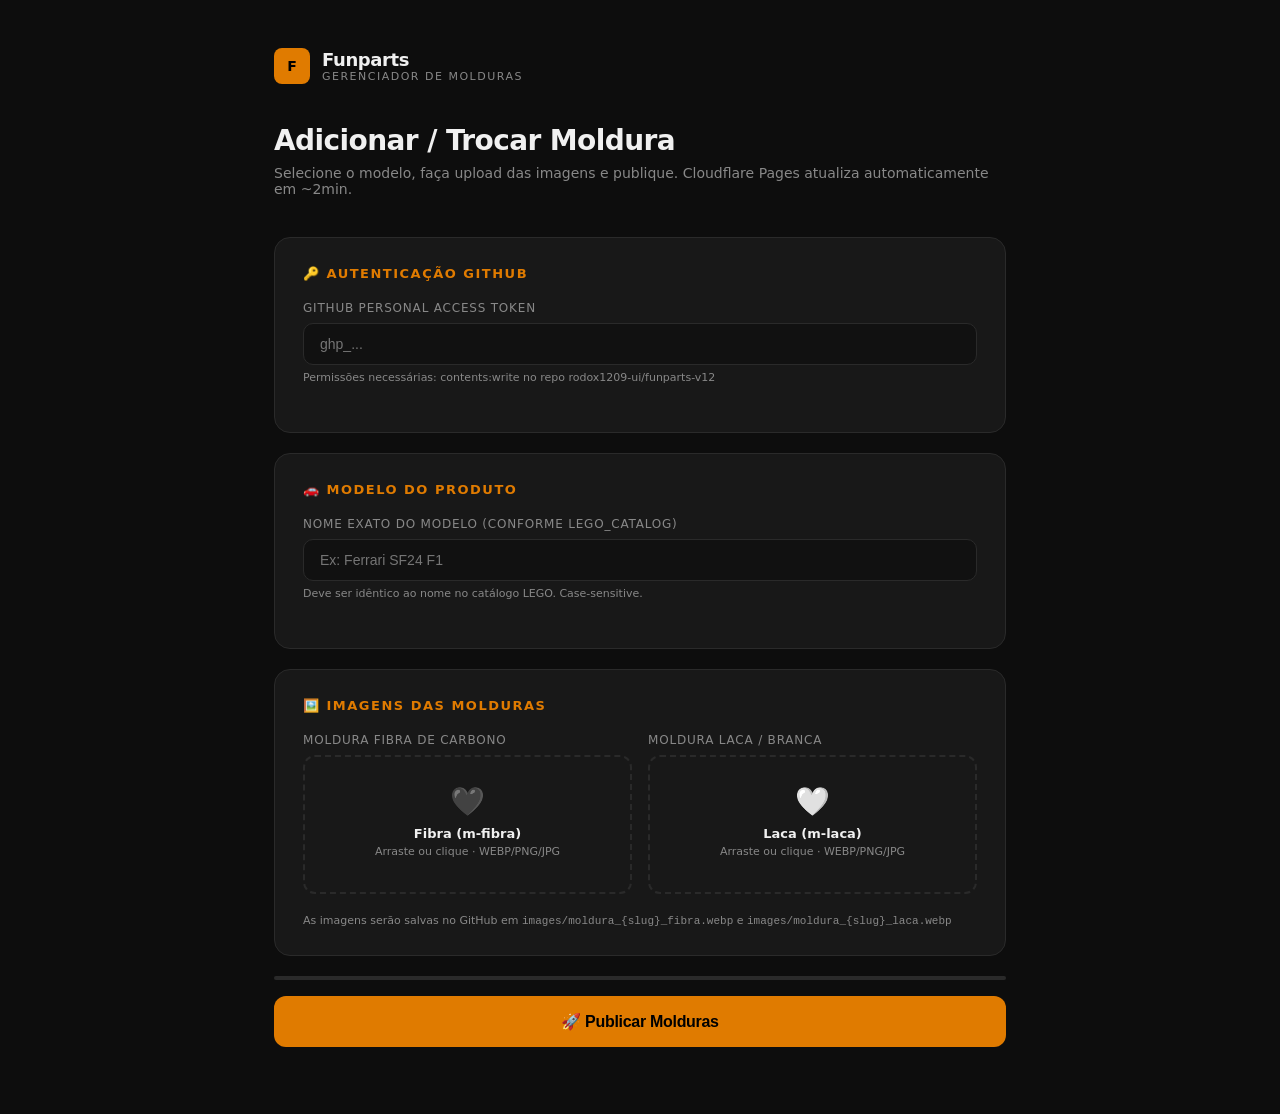
<file: admin-molduras.html>
<!DOCTYPE html>
<html lang="pt-BR">
<head>
<meta charset="UTF-8">
<meta name="viewport" content="width=device-width, initial-scale=1.0">
<title>Funparts · Admin Molduras</title>
<style>
  :root {
    --bg: #0d0d0d;
    --surface: #181818;
    --border: #2a2a2a;
    --accent: #e07b00;
    --accent2: #ff9f2d;
    --text: #f0f0f0;
    --muted: #888;
    --success: #22c55e;
    --error: #ef4444;
    --warn: #facc15;
  }
  * { box-sizing: border-box; margin: 0; padding: 0; }
  body { background: var(--bg); color: var(--text); font-family: 'Inter', system-ui, sans-serif; min-height: 100vh; }
  .shell { max-width: 780px; margin: 0 auto; padding: 48px 24px; }
  .logo { display: flex; align-items: center; gap: 12px; margin-bottom: 40px; }
  .logo-mark { width: 36px; height: 36px; background: var(--accent); border-radius: 8px;
    display: grid; place-items: center; font-weight: 900; font-size: 14px; color: #000; }
  .logo-text { font-size: 18px; font-weight: 700; letter-spacing: -0.4px; }
  .logo-sub { font-size: 11px; color: var(--muted); letter-spacing: 1.5px; text-transform: uppercase; }
  h2 { font-size: 28px; font-weight: 700; letter-spacing: -0.6px; margin-bottom: 8px; }
  .subtitle { color: var(--muted); font-size: 14px; margin-bottom: 40px; }
  .card { background: var(--surface); border: 1px solid var(--border); border-radius: 16px; padding: 28px; margin-bottom: 20px; }
  .card h3 { font-size: 13px; text-transform: uppercase; letter-spacing: 1.5px; color: var(--accent); margin-bottom: 20px; }
  label { display: block; font-size: 12px; color: var(--muted); letter-spacing: 0.8px; text-transform: uppercase; margin-bottom: 8px; }
  input[type=text], input[type=password] {
    width: 100%; background: #111; border: 1px solid var(--border); border-radius: 10px;
    color: var(--text); padding: 12px 16px; font-size: 14px; outline: none; transition: border-color .2s;
  }
  input[type=text]:focus, input[type=password]:focus { border-color: var(--accent); }
  .field { margin-bottom: 20px; }
  .hint { font-size: 11px; color: var(--muted); margin-top: 6px; }
  .drop-row { display: grid; grid-template-columns: 1fr 1fr; gap: 16px; margin-bottom: 20px; }
  .drop-zone {
    border: 2px dashed var(--border); border-radius: 12px; padding: 28px 16px;
    text-align: center; cursor: pointer; transition: all .2s; position: relative;
  }
  .drop-zone:hover, .drop-zone.drag-over { border-color: var(--accent); background: rgba(224,123,0,.06); }
  .drop-zone.has-file { border-color: var(--success); background: rgba(34,197,94,.06); }
  .drop-zone input[type=file] { position: absolute; inset: 0; opacity: 0; cursor: pointer; }
  .drop-icon { font-size: 28px; margin-bottom: 8px; }
  .drop-label { font-size: 13px; font-weight: 600; margin-bottom: 4px; }
  .drop-hint { font-size: 11px; color: var(--muted); }
  .drop-filename { font-size: 11px; color: var(--success); margin-top: 6px; font-weight: 600; }
  .preview-img { max-width: 100%; max-height: 80px; border-radius: 8px; margin-top: 8px; object-fit: cover; }
  .btn {
    width: 100%; padding: 16px; border: none; border-radius: 12px; cursor: pointer;
    font-size: 16px; font-weight: 700; letter-spacing: -0.3px; transition: all .2s;
    background: var(--accent); color: #000;
  }
  .btn:hover { background: var(--accent2); transform: translateY(-1px); }
  .btn:disabled { opacity: .4; cursor: not-allowed; transform: none; }
  .btn.secondary { background: var(--border); color: var(--text); }
  .log-area {
    background: #0a0a0a; border: 1px solid var(--border); border-radius: 12px;
    padding: 16px; font-family: 'Fira Code', monospace; font-size: 12px;
    line-height: 1.7; max-height: 340px; overflow-y: auto; display: none;
  }
  .log-area.visible { display: block; }
  .log-line { display: flex; gap: 10px; }
  .log-line .ts { color: var(--muted); flex-shrink: 0; }
  .log-line.ok .msg { color: var(--success); }
  .log-line.err .msg { color: var(--error); }
  .log-line.warn .msg { color: var(--warn); }
  .log-line.info .msg { color: #60a5fa; }
  .log-line.plain .msg { color: var(--text); }
  .tag-list { display: flex; flex-wrap: wrap; gap: 8px; margin-top: 12px; }
  .tag {
    background: rgba(224,123,0,.12); color: var(--accent); border: 1px solid rgba(224,123,0,.25);
    border-radius: 6px; padding: 4px 10px; font-size: 11px; font-weight: 600;
    display: flex; align-items: center; gap: 6px;
  }
  .tag .rm { cursor: pointer; opacity: .6; }
  .tag .rm:hover { opacity: 1; color: var(--error); }
  .success-banner {
    background: rgba(34,197,94,.1); border: 1px solid rgba(34,197,94,.3);
    border-radius: 12px; padding: 20px; display: none;
  }
  .success-banner.show { display: block; }
  .success-banner h4 { color: var(--success); font-size: 16px; margin-bottom: 8px; }
  .success-banner p { font-size: 13px; color: var(--muted); }
  .success-banner a { color: var(--accent); }
  .model-select { display: grid; grid-template-columns: 1fr 1fr 1fr; gap: 8px; }
  .model-chip {
    background: #111; border: 1px solid var(--border); border-radius: 8px;
    padding: 8px 12px; font-size: 12px; cursor: pointer; text-align: center;
    transition: all .15s; color: var(--muted);
  }
  .model-chip:hover { border-color: var(--accent); color: var(--text); }
  .model-chip.sel { border-color: var(--accent); background: rgba(224,123,0,.1); color: var(--accent); font-weight: 600; }
  .progress-bar { height: 4px; background: var(--border); border-radius: 4px; margin: 16px 0; overflow: hidden; }
  .progress-fill { height: 100%; background: var(--accent); border-radius: 4px; width: 0; transition: width .4s; }
  .sep { border: none; border-top: 1px solid var(--border); margin: 24px 0; }
</style>
</head>
<body>
<div class="shell">
  <div class="logo">
    <div class="logo-mark">F</div>
    <div>
      <div class="logo-text">Funparts</div>
      <div class="logo-sub">Gerenciador de Molduras</div>
    </div>
  </div>

  <h2>Adicionar / Trocar Moldura</h2>
  <p class="subtitle">Selecione o modelo, faça upload das imagens e publique. Cloudflare Pages atualiza automaticamente em ~2min.</p>

  <!-- AUTH -->
  <div class="card">
    <h3>🔑 Autenticação GitHub</h3>
    <div class="field">
      <label>GitHub Personal Access Token</label>
      <input type="password" id="ghPat" placeholder="ghp_..." value="">
      <div class="hint">Permissões necessárias: contents:write no repo rodox1209-ui/funparts-v12</div>
    </div>
  </div>

  <!-- MODEL -->
  <div class="card">
    <h3>🚗 Modelo do Produto</h3>
    <div class="field">
      <label>Nome exato do modelo (conforme LEGO_CATALOG)</label>
      <input type="text" id="modelName" placeholder="Ex: Ferrari SF24 F1" list="modelSuggest">
      <datalist id="modelSuggest"></datalist>
      <div class="hint">Deve ser idêntico ao nome no catálogo LEGO. Case-sensitive.</div>
    </div>
    <div id="knownModels" class="tag-list" style="display:none">
      <!-- populated by JS with existing MODEL_MOLDURA_IMAGES entries -->
    </div>
  </div>

  <!-- IMAGES -->
  <div class="card">
    <h3>🖼️ Imagens das Molduras</h3>
    <div class="drop-row">
      <div>
        <label>Moldura Fibra de Carbono</label>
        <div class="drop-zone" id="dropFibra">
          <input type="file" id="fileFibra" accept="image/*">
          <div class="drop-icon">🖤</div>
          <div class="drop-label">Fibra (m-fibra)</div>
          <div class="drop-hint">Arraste ou clique · WEBP/PNG/JPG</div>
          <div class="drop-filename" id="nameFibra"></div>
          <img class="preview-img" id="prevFibra" style="display:none">
        </div>
      </div>
      <div>
        <label>Moldura Laca / Branca</label>
        <div class="drop-zone" id="dropLaca">
          <input type="file" id="fileLaca" accept="image/*">
          <div class="drop-icon">🤍</div>
          <div class="drop-label">Laca (m-laca)</div>
          <div class="drop-hint">Arraste ou clique · WEBP/PNG/JPG</div>
          <div class="drop-filename" id="nameLaca"></div>
          <img class="preview-img" id="prevLaca" style="display:none">
        </div>
      </div>
    </div>
    <div class="hint">As imagens serão salvas no GitHub em <code>images/moldura_{slug}_fibra.webp</code> e <code>images/moldura_{slug}_laca.webp</code></div>
  </div>

  <!-- PROGRESS -->
  <div class="progress-bar"><div class="progress-fill" id="progressFill"></div></div>

  <button class="btn" id="btnPublish" onclick="publish()">🚀 Publicar Molduras</button>

  <br><br>

  <!-- LOG -->
  <div class="log-area" id="logArea"></div>

  <!-- SUCCESS -->
  <div class="success-banner" id="successBanner">
    <h4>✅ Molduras publicadas com sucesso!</h4>
    <p>Cloudflare Pages está fazendo o deploy. Em ~2 minutos estará ao vivo em <a href="https://funparts-v12.pages.dev" target="_blank">funparts-v12.pages.dev</a></p>
    <p style="margin-top:8px">Acompanhe o deploy em <a href="https://dash.cloudflare.com/bd6ae1ac714cdba7ee9183ca4885323b/pages/view/funparts-v12" target="_blank">Cloudflare Pages →</a></p>
  </div>

</div>

<script>
// ──────────────────── config ────────────────────
const REPO  = 'rodox1209-ui/funparts-v12';
const BRANCH = 'main';
const GH_API = 'https://api.github.com';

// ──────────────────── ui helpers ────────────────────
let logEl, logArea;
window.addEventListener('DOMContentLoaded', () => {
  logEl = document.getElementById('logArea');
  loadExistingModels();
  setupDrop('dropFibra', 'fileFibra', 'nameFibra', 'prevFibra');
  setupDrop('dropLaca',  'fileLaca',  'nameLaca',  'prevLaca');
});

function log(msg, type='plain') {
  const area = document.getElementById('logArea');
  area.classList.add('visible');
  const line = document.createElement('div');
  line.className = 'log-line ' + type;
  const ts = new Date().toLocaleTimeString('pt-BR', {hour:'2-digit',minute:'2-digit',second:'2-digit'});
  line.innerHTML = `<span class="ts">[${ts}]</span><span class="msg">${msg}</span>`;
  area.appendChild(line);
  area.scrollTop = area.scrollHeight;
}

function setProgress(pct) {
  document.getElementById('progressFill').style.width = pct + '%';
}

// ──────────────────── drag-drop ────────────────────
function setupDrop(zoneId, inputId, nameId, prevId) {
  const zone  = document.getElementById(zoneId);
  const input = document.getElementById(inputId);
  const name  = document.getElementById(nameId);
  const prev  = document.getElementById(prevId);

  input.addEventListener('change', () => handleFile(input.files[0], zone, name, prev));
  zone.addEventListener('dragover', e => { e.preventDefault(); zone.classList.add('drag-over'); });
  zone.addEventListener('dragleave', () => zone.classList.remove('drag-over'));
  zone.addEventListener('drop', e => {
    e.preventDefault(); zone.classList.remove('drag-over');
    const f = e.dataTransfer.files[0];
    if (f) { handleFile(f, zone, name, prev); input.files = e.dataTransfer.files; }
  });
}

function handleFile(file, zone, nameEl, prevEl) {
  if (!file) return;
  nameEl.textContent = file.name + ' (' + (file.size/1024).toFixed(0) + ' KB)';
  zone.classList.add('has-file');
  const reader = new FileReader();
  reader.onload = e => { prevEl.src = e.target.result; prevEl.style.display = 'block'; };
  reader.readAsDataURL(file);
}

// ──────────────────── slug ────────────────────
function slugify(name) {
  return name.toLowerCase()
    .replace(/[àáâãäå]/g,'a').replace(/[èéêë]/g,'e').replace(/[ìíîï]/g,'i')
    .replace(/[òóôõö]/g,'o').replace(/[ùúûü]/g,'u').replace(/[ç]/g,'c')
    .replace(/[^a-z0-9]+/g,'_').replace(/^_|_$/g,'');
}

// ──────────────────── GitHub helpers ────────────────────
function pat() { return document.getElementById('ghPat').value.trim(); }

async function ghGet(path) {
  const r = await fetch(`${GH_API}/repos/${REPO}/contents/${path}`, {
    headers: { Authorization: 'token ' + pat(), Accept: 'application/vnd.github.v3+json' }
  });
  if (!r.ok) throw new Error('GitHub GET ' + path + ' → ' + r.status);
  return r.json();
}

async function ghPut(path, content64, sha, message) {
  const body = { message, content: content64, branch: BRANCH };
  if (sha) body.sha = sha;
  const r = await fetch(`${GH_API}/repos/${REPO}/contents/${path}`, {
    method: 'PUT',
    headers: { Authorization: 'token ' + pat(), 'Content-Type': 'application/json' },
    body: JSON.stringify(body)
  });
  if (!r.ok) {
    const err = await r.json();
    throw new Error('GitHub PUT ' + path + ' → ' + r.status + ': ' + (err.message || ''));
  }
  return r.json();
}

function fileToBase64(file) {
  return new Promise((res, rej) => {
    const fr = new FileReader();
    fr.onload  = () => res(fr.result.split(',')[1]);
    fr.onerror = rej;
    fr.readAsDataURL(file);
  });
}

function b64ToText(b64) {
  const clean = b64.replace(/\s/g,'');
  return decodeURIComponent(escape(atob(clean)));
}

function textToB64(str) {
  return btoa(unescape(encodeURIComponent(str)));
}

// ──────────────────── load existing models ────────────────────
async function loadExistingModels() {
  try {
    const data = await ghGet('app_1.js');
    const js = b64ToText(data.content);
    const match = js.match(/var MODEL_MOLDURA_IMAGES\s*=\s*\{([\s\S]*?)\};/);
    if (!match) return;
    const entries = [...match[1].matchAll(/'([^']+)'\s*:\s*\{/g)];
    const names = entries.map(e => e[1]);
    const ds = document.getElementById('modelSuggest');
    const container = document.getElementById('knownModels');
    names.forEach(n => {
      const opt = document.createElement('option'); opt.value = n; ds.appendChild(opt);
      const tag = document.createElement('div');
      tag.className = 'tag';
      tag.innerHTML = `<span>${n}</span><span class="rm" onclick="selectModel('${n.replace(/'/g,"\\'")}')">✎ editar</span>`;
      container.appendChild(tag);
    });
    if (names.length > 0) {
      container.style.display = 'flex';
      const label = document.createElement('div');
      label.style.cssText = 'font-size:11px;color:var(--muted);width:100%;margin-bottom:4px;';
      label.textContent = 'Modelos já configurados (clique para selecionar):';
      container.prepend(label);
    }
    window._appSha = data.sha;
    window._appJs  = js;
  } catch(e) {
    console.warn('loadExistingModels:', e);
  }
}

function selectModel(name) {
  document.getElementById('modelName').value = name;
}

// ──────────────────── main publish ────────────────────
async function publish() {
  const btn = document.getElementById('btnPublish');
  const modelName = document.getElementById('modelName').value.trim();
  const fileFibra = document.getElementById('fileFibra').files[0];
  const fileLaca  = document.getElementById('fileLaca').files[0];

  // Validation
  if (!pat()) { alert('Informe o GitHub PAT.'); return; }
  if (!modelName) { alert('Informe o nome do modelo.'); return; }
  if (!fileFibra) { alert('Selecione a imagem Fibra.'); return; }
  if (!fileLaca)  { alert('Selecione a imagem Laca.'); return; }

  btn.disabled = true;
  btn.textContent = '⏳ Publicando...';
  document.getElementById('successBanner').classList.remove('show');
  document.getElementById('logArea').innerHTML = '';
  document.getElementById('logArea').classList.add('visible');
  setProgress(5);

  try {
    const slug = slugify(modelName);
    const pathFibra = `images/moldura_${slug}_fibra.webp`;
    const pathLaca  = `images/moldura_${slug}_laca.webp`;

    log(`Modelo: "${modelName}" → slug: "${slug}"`, 'info');
    log(`Imagens: ${pathFibra}, ${pathLaca}`, 'info');

    // Step 1: encode images
    log('1/4 · Codificando imagens...', 'plain');
    const [b64Fibra, b64Laca] = await Promise.all([fileToBase64(fileFibra), fileToBase64(fileLaca)]);
    log(`  Fibra: ${(b64Fibra.length/1024).toFixed(1)} KB (base64)`, 'plain');
    log(`  Laca:  ${(b64Laca.length/1024).toFixed(1)} KB (base64)`, 'plain');
    setProgress(20);

    // Step 2: upload fibra to GitHub
    log('2/4 · Fazendo upload da imagem Fibra para GitHub...', 'plain');
    let existingFibra = null, existingLaca = null;
    try { existingFibra = await ghGet(pathFibra); } catch(e) {}
    try { existingLaca  = await ghGet(pathLaca);  } catch(e) {}

    await ghPut(pathFibra, b64Fibra, existingFibra?.sha || null,
      `chore: add moldura ${slug} fibra`);
    log(`  ✅ ${pathFibra} enviado`, 'ok');
    setProgress(40);

    // Step 3: upload laca to GitHub
    log('3/4 · Fazendo upload da imagem Laca para GitHub...', 'plain');
    await ghPut(pathLaca, b64Laca, existingLaca?.sha || null,
      `chore: add moldura ${slug} laca`);
    log(`  ✅ ${pathLaca} enviado`, 'ok');
    setProgress(60);

    // Step 4: update MODEL_MOLDURA_IMAGES in app_1.js
    log('4/4 · Atualizando MODEL_MOLDURA_IMAGES no app_1.js...', 'plain');

    // Re-fetch app_1.js to get latest SHA (uploads may have triggered a commit)
    const appData = await ghGet('app_1.js');
    const appJs   = b64ToText(appData.content);
    const appSha  = appData.sha;

    const newEntry = `  '${modelName}': {\n    fibra: '${pathFibra}',\n    laca:  '${pathLaca}',\n  },`;

    let updatedJs;
    const existingPattern = new RegExp(`'${modelName.replace(/[.*+?^${}()|[\]\\]/g,'\\$&')}'\\s*:\\s*\\{[^}]*\\},??`, 's');
    if (existingPattern.test(appJs)) {
      updatedJs = appJs.replace(existingPattern, newEntry);
      log(`  Substituindo entrada existente para "${modelName}"`, 'warn');
    } else {
      updatedJs = appJs.replace(
        /^(var MODEL_MOLDURA_IMAGES\s*=\s*\{)([\s\S]*?)(\};)/m,
        (_, open, body, close) => open + body + newEntry + '\n' + close
      );
      log(`  Adicionando nova entrada para "${modelName}"`, 'plain');
    }

    if (updatedJs === appJs) throw new Error('Falha ao atualizar MODEL_MOLDURA_IMAGES - padrão não encontrado.');

    const updatedB64 = textToB64(updatedJs);
    await ghPut('app_1.js', updatedB64, appSha, `feat: adiciona moldura ${slug} ao MODEL_MOLDURA_IMAGES`);
    log(`  ✅ app_1.js atualizado e commitado`, 'ok');
    setProgress(95);
    log('🎈 Deploy iniciado! Cloudflare Pages vai publicar em ~2 minutos.', 'ok');
    setProgress(100);
    document.getElementById('successBanner').classList.add('show');
    setTimeout(loadExistingModels, 2000);
  } catch(err) {
    log('❌ Erro: ' + err.message, 'err');
    log('Verifique o PAT e tente novamente.', 'warn');
    setProgress(0);
  }
  btn.disabled = false;
  btn.textContent = '🚀 Publicar Molduras';
}
</script>
</body>
</html>
</file>
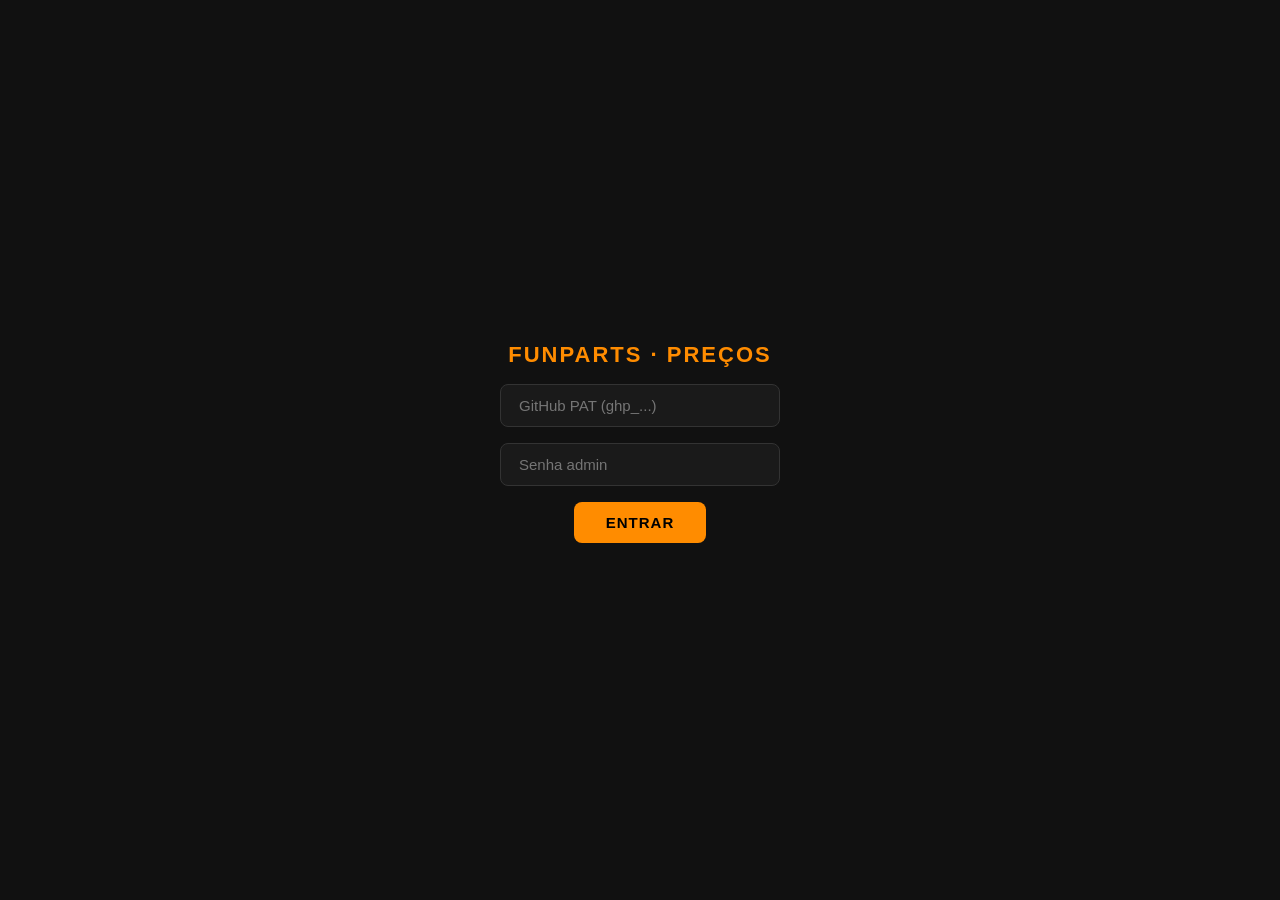
<file: admin-precos.html>
<!DOCTYPE html>
<html lang="pt-BR">
<head>
<meta charset="UTF-8">
<meta name="viewport" content="width=device-width,initial-scale=1">
<title>FUNPARTS · Editor de Preços</title>
<style>
  *{box-sizing:border-box;margin:0;padding:0}
  body{background:#111;color:#eee;font-family:'Segoe UI',Arial,sans-serif;min-height:100vh}
  #gate{display:flex;align-items:center;justify-content:center;min-height:100vh;flex-direction:column;gap:16px}
  #gate h1{color:#ff8c00;font-size:22px;letter-spacing:2px}
  #gate input{background:#1a1a1a;border:1px solid #333;color:#eee;padding:12px 18px;border-radius:8px;width:280px;font-size:15px;outline:none}
  #gate input:focus{border-color:#ff8c00}
  #gate button{background:#ff8c00;color:#000;border:none;padding:12px 32px;border-radius:8px;font-size:15px;font-weight:700;cursor:pointer;letter-spacing:1px}
  #gate button:hover{background:#e07800}
  #app{display:none;padding:24px;max-width:900px;margin:0 auto}
  .header{display:flex;align-items:center;gap:16px;margin-bottom:28px;flex-wrap:wrap}
  .header h1{color:#ff8c00;font-size:20px;letter-spacing:2px;flex:1}
  .btn-save{background:#ff8c00;color:#000;border:none;padding:10px 28px;border-radius:8px;font-weight:700;cursor:pointer;font-size:14px}
  .btn-save:hover{background:#e07800}
  .btn-save:disabled{background:#555;cursor:default;color:#888}
  .status{font-size:13px;color:#888}
  .status.ok{color:#4caf50}
  .status.err{color:#f44}
  table{width:100%;border-collapse:collapse;background:#1a1a1a;border-radius:10px;overflow:hidden}
  thead tr{background:#222;border-bottom:2px solid #ff8c00}
  th{padding:12px 14px;text-align:left;font-size:11px;letter-spacing:1px;color:#ff8c00;font-weight:700}
  td{padding:10px 14px;border-bottom:1px solid #252525;font-size:13px}
  tr:last-child td{border-bottom:none}
  tr:hover td{background:#202020}
  .label{color:#aaa;font-size:13px}
  input[type=number]{background:#252525;border:1px solid #333;color:#eee;padding:7px 10px;border-radius:6px;width:110px;font-size:14px;text-align:right}
  input[type=number]:focus{border-color:#ff8c00;outline:none;background:#2a2a2a}
  .sym{color:#888;font-size:12px;margin-right:4px}
  .section-title{color:#555;font-size:11px;letter-spacing:2px;padding:10px 14px 4px;background:#161616;border-bottom:1px solid #222}
  .diff{color:#f90;font-size:11px;margin-left:6px}
</style>
</head>
<body>

<div id="gate">
  <h1>FUNPARTS · PREÇOS</h1>
  <input type="password" id="pat" placeholder="GitHub PAT (ghp_...)" autocomplete="off"/>
  <input type="password" id="senha" placeholder="Senha admin" autocomplete="off"/>
  <button onclick="entrar()">ENTRAR</button>
  <div id="gateErr" style="color:#f44;font-size:13px"></div>
</div>

<div id="app">
  <div class="header">
    <h1>FUNPARTS · EDITOR DE PREÇOS</h1>
    <span id="status" class="status">Carregando...</span>
    <button class="btn-save" id="btnSave" onclick="salvar()" disabled>SALVAR ALTERAÇÕES</button>
  </div>
  <table id="tbl">
    <thead>
      <tr>
        <th style="width:34%">ITEM</th>
        <th><span class="sym">R$</span> BRASIL</th>
        <th><span class="sym">€</span> EUROPA</th>
        <th><span class="sym">$</span> EUA</th>
      </tr>
    </thead>
    <tbody id="tbody"></tbody>
  </table>
</div>

<script>
const REPO = 'rodox1209-ui/funparts-v12';
const FILE = 'fp_addons.js';
const SENHA_HASH = ''; // preenchido no carregamento

const ITEMS = [
  {key:'lego_base_carbono', label:'LEGO — Fundo Fibra de Carbono', section:'LEGO BASE'},
  {key:'lego_base_fosco',   label:'LEGO — Fundo Fosco',             section:''},
  {key:'mini_base_P',       label:'Mini — Tamanho P',               section:'MINI BASE'},
  {key:'mini_base_M',       label:'Mini — Tamanho M',               section:''},
  {key:'mini_base_G',       label:'Mini — Tamanho G',               section:''},
  {key:'opt_moldura_fibra', label:'+ Moldura Fibra de Carbono',     section:'OPCIONAIS'},
  {key:'opt_led_rgb_sem',   label:'+ LED RGB Sem Fio',              section:''},
  {key:'opt_led_rgb_com',   label:'+ LED RGB Com Fio',              section:''},
  {key:'opt_led_warm_sem',  label:'+ LED Warm Sem Fio',             section:''},
  {key:'opt_led_warm_com',  label:'+ LED Warm Com Fio',             section:''},
  {key:'opt_relevo_bandeira',label:'+ Alto Relevo Bandeira',        section:''},
  {key:'opt_relevo_piloto', label:'+ Alto Relevo Piloto',           section:''},
];

let _pat = '', _sha = '', _rawContent = '', _prices = {BR:{}, EU:{}, US:{}};

function entrar(){
  const pat = document.getElementById('pat').value.trim();
  const senha = document.getElementById('senha').value.trim();
  if(!pat.startsWith('ghp_') && !pat.startsWith('github_pat_')){
    document.getElementById('gateErr').textContent = 'PAT inválido (deve começar com ghp_...)';
    return;
  }
  if(senha.length < 4){
    document.getElementById('gateErr').textContent = 'Senha muito curta';
    return;
  }
  _pat = pat;
  document.getElementById('gate').style.display = 'none';
  document.getElementById('app').style.display = 'block';
  carregar();
}

async function carregar(){
  setStatus('Carregando fp_addons.js...', '');
  try {
    const r = await fetch('https://api.github.com/repos/' + REPO + '/contents/' + FILE, {
      headers: {Authorization:'token '+_pat, Accept:'application/vnd.github.v3+json'}
    });
    if(!r.ok) throw new Error('HTTP ' + r.status);
    const d = await r.json();
    _sha = d.sha;
    _rawContent = atob(d.content.replace(/\n/g,''));
    extrairPrecos();
    renderTabela();
    setStatus('Preços carregados ✓', 'ok');
    document.getElementById('btnSave').disabled = false;
  } catch(e){
    setStatus('Erro: ' + e.message, 'err');
  }
}

function extrairPrecos(){
  // Parse prices from CFG object in fp_addons.js
  const regions = ['BR','EU','US'];
  regions.forEach(reg => {
    _prices[reg] = {};
    // Find prices:{...} block for this region
    const marker = "prices:{";
    // Find the region block
    const regIdx = _rawContent.indexOf(reg + ':{');
    if(regIdx < 0) return;
    const pricesIdx = _rawContent.indexOf('prices:{', regIdx);
    if(pricesIdx < 0) return;
    const start = pricesIdx + 7;
    const end = _rawContent.indexOf('}', start);
    const block = _rawContent.slice(start, end);
    // Parse key:value pairs
    block.split(',').forEach(pair => {
      const [k, v] = pair.split(':');
      if(k && v) _prices[reg][k.trim()] = parseInt(v.trim(), 10);
    });
  });
}

function renderTabela(){
  const tbody = document.getElementById('tbody');
  tbody.innerHTML = '';
  let lastSection = '';
  ITEMS.forEach(item => {
    if(item.section && item.section !== lastSection){
      lastSection = item.section;
      const tr = document.createElement('tr');
      tr.innerHTML = '<td colspan="4" class="section-title">' + item.section + '</td>';
      tbody.appendChild(tr);
    }
    const br = _prices.BR[item.key] || 0;
    const eu = _prices.EU[item.key] || 0;
    const us = _prices.US[item.key] || 0;
    const tr = document.createElement('tr');
    tr.innerHTML = `
      <td class="label">${item.label}</td>
      <td><input type="number" id="br_${item.key}" value="${br}" min="0" max="99999" onchange="markDirty()"></td>
      <td><input type="number" id="eu_${item.key}" value="${eu}" min="0" max="99999" onchange="markDirty()"></td>
      <td><input type="number" id="us_${item.key}" value="${us}" min="0" max="99999" onchange="markDirty()"></td>
    `;
    tbody.appendChild(tr);
  });
}

function markDirty(){
  document.getElementById('status').textContent = 'Alterações não salvas';
  document.getElementById('status').className = 'status';
}

function lerPrecos(){
  const p = {BR:{}, EU:{}, US:{}};
  ITEMS.forEach(item => {
    p.BR[item.key] = parseInt(document.getElementById('br_' + item.key).value) || 0;
    p.EU[item.key] = parseInt(document.getElementById('eu_' + item.key).value) || 0;
    p.US[item.key] = parseInt(document.getElementById('us_' + item.key).value) || 0;
  });
  return p;
}

function gerarPricesStr(obj){
  return 'prices:{' + Object.entries(obj).map(([k,v]) => k + ':' + v).join(',') + '}';
}

function atualizarConteudo(content, p){
  // Replace each region's prices block
  ['BR','EU','US'].forEach(reg => {
    const regIdx = content.indexOf(reg + ':{');
    if(regIdx < 0) return;
    const pricesIdx = content.indexOf('prices:{', regIdx);
    if(pricesIdx < 0) return;
    const end = content.indexOf('}', pricesIdx);
    const oldBlock = content.slice(pricesIdx, end + 1);
    const newBlock = gerarPricesStr(p[reg]);
    content = content.slice(0, pricesIdx) + newBlock + content.slice(end + 1);
  });
  return content;
}

async function salvar(){
  const btn = document.getElementById('btnSave');
  btn.disabled = true;
  setStatus('Salvando...', '');
  try {
    const p = lerPrecos();
    const newContent = atualizarConteudo(_rawContent, p);
    
    // Encode to base64
    const bytes = new TextEncoder().encode(newContent);
    let bin = '';
    bytes.forEach(b => bin += String.fromCharCode(b));
    const encoded = btoa(bin);
    
    const r = await fetch('https://api.github.com/repos/' + REPO + '/contents/' + FILE, {
      method: 'PUT',
      headers: {Authorization:'token '+_pat, 'Content-Type':'application/json'},
      body: JSON.stringify({
        message: 'update: preços regionais BR/EU/US via admin-precos',
        content: encoded,
        sha: _sha
      })
    });
    if(!r.ok){
      const err = await r.json();
      throw new Error(err.message || 'HTTP ' + r.status);
    }
    const d = await r.json();
    _sha = d.content.sha; // Update SHA for next save
    _prices = p;
    setStatus('✓ Salvo · commit ' + d.commit.sha.slice(0,8) + ' · deploy em ~2min', 'ok');
  } catch(e){
    setStatus('Erro: ' + e.message, 'err');
  }
  btn.disabled = false;
}

function setStatus(msg, cls){
  const el = document.getElementById('status');
  el.textContent = msg;
  el.className = 'status' + (cls ? ' ' + cls : '');
}

// Enter key on password fields
document.addEventListener('keydown', e => {
  if(e.key === 'Enter' && document.getElementById('gate').style.display !== 'none') entrar();
});
</script>
</body>
</html>
</file>
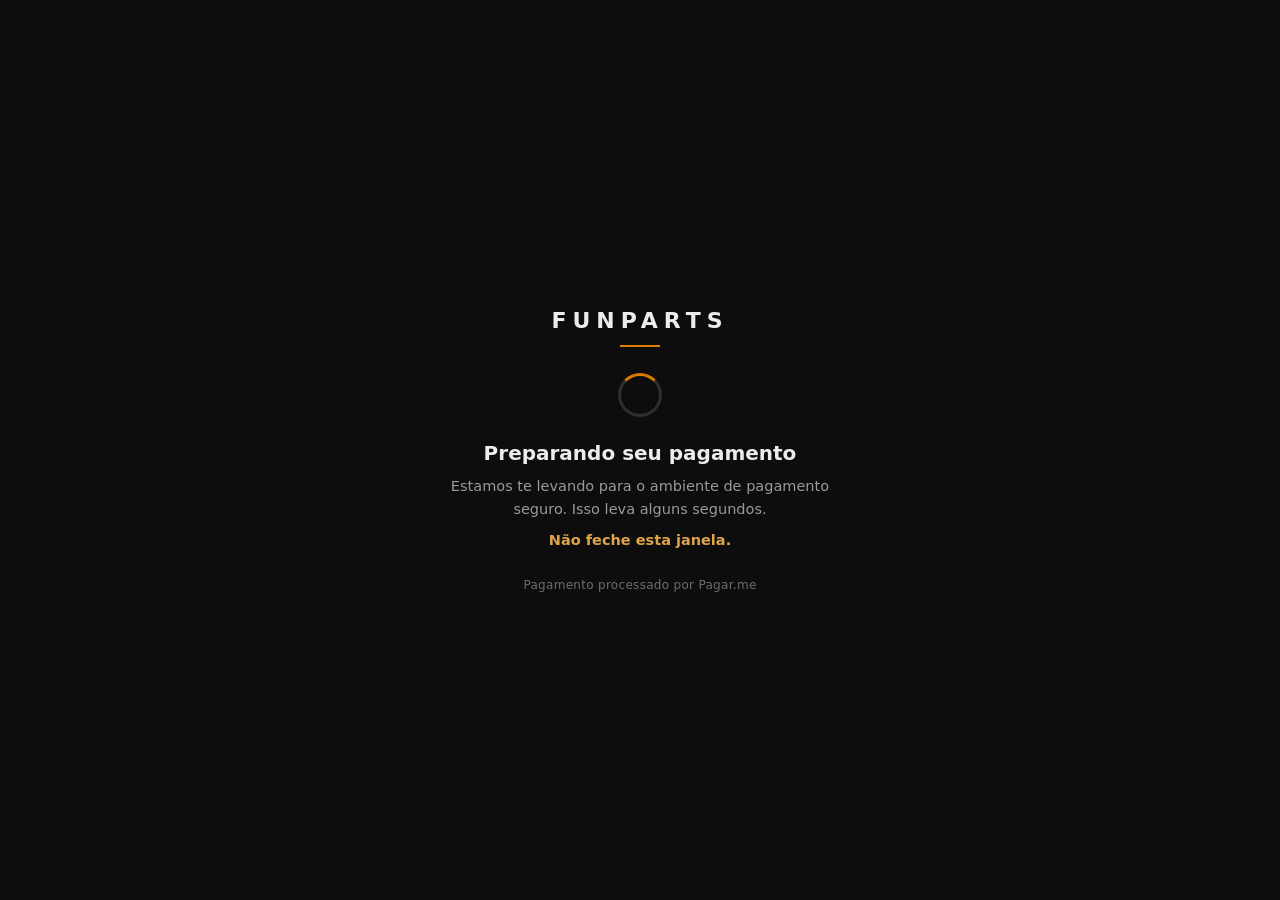
<file: aguarde.html>
<!doctype html>
<html lang="pt-BR">
<head>
<meta charset="utf-8">
<meta name="viewport" content="width=device-width,initial-scale=1">
<meta name="robots" content="noindex,nofollow">
<title>Funparts</title>
<style>
  *{box-sizing:border-box}
  html,body{height:100%}
  body{margin:0;background:#0d0d0d;color:#ececec;
       font-family:system-ui,-apple-system,"Segoe UI",Roboto,Arial,sans-serif;
       display:flex;align-items:center;justify-content:center;padding:24px}
  .cx{max-width:420px;text-align:center}
  .mk{font-size:22px;font-weight:700;letter-spacing:6px}
  .rl{height:2px;width:40px;background:#e07b00;margin:12px auto 26px}
  .sp{width:44px;height:44px;margin:0 auto 24px;border-radius:50%;
      border:3px solid rgba(255,255,255,.14);border-top-color:#e07b00;
      animation:g 900ms linear infinite}
  @keyframes g{to{transform:rotate(360deg)}}
  h1{font-size:20px;font-weight:700;margin:0 0 10px}
  p{font-size:14.5px;line-height:1.6;color:#9a9a9a;margin:0 0 8px}
  .nf{color:#e0a44a;font-weight:600}
  .gw{margin-top:26px;font-size:12px;color:#6e6e6e;letter-spacing:.3px}
  .dm{display:none;margin-top:22px;font-size:13px;color:#d98a82;line-height:1.6}
  @media (prefers-reduced-motion:reduce){ .sp{animation:none} }
</style>
</head>
<body>
<div class="cx">
  <div class="mk">FUNPARTS</div>
  <div class="rl"></div>
  <div class="sp"></div>
  <h1 id="tit"></h1>
  <p id="txt"></p>
  <p class="nf" id="nao"></p>
  <div class="gw" id="gw"></div>
  <div class="dm" id="dm"></div>
</div>
<script>
/* Mesma origem do site, entao o idioma e a regiao vem direto do que o proprio
   site guardou -- nada precisa ser passado pela janela que abriu esta aba. */
(function(){
  var T={
    pt:{ tit:'Preparando seu pagamento',
         txt:'Estamos te levando para o ambiente de pagamento seguro. Isso leva alguns segundos.',
         nao:'N\u00e3o feche esta janela.',
         por:'Pagamento processado por',
         dem:'Est\u00e1 demorando mais que o normal. Volte \u00e0 aba anterior e tente de novo.' },
    en:{ tit:'Preparing your payment',
         txt:'We are taking you to the secure payment page. This takes a few seconds.',
         nao:'Please do not close this window.',
         por:'Payment processed by',
         dem:'This is taking longer than usual. Go back to the previous tab and try again.' },
    fr:{ tit:'Pr\u00e9paration de votre paiement',
         txt:'Nous vous dirigeons vers la page de paiement s\u00e9curis\u00e9e. Cela prend quelques secondes.',
         nao:'Ne fermez pas cette fen\u00eatre.',
         por:'Paiement trait\u00e9 par',
         dem:'Cela prend plus de temps que d\u2019habitude. Revenez \u00e0 l\u2019onglet pr\u00e9c\u00e9dent et r\u00e9essayez.' },
    es:{ tit:'Preparando tu pago',
         txt:'Te estamos llevando a la p\u00e1gina de pago seguro. Esto tarda unos segundos.',
         nao:'No cierres esta ventana.',
         por:'Pago procesado por',
         dem:'Est\u00e1 tardando m\u00e1s de lo normal. Vuelve a la pesta\u00f1a anterior e int\u00e9ntalo de nuevo.' }
  };
  var lg='pt', reg='BR';
  try{ lg=localStorage.getItem('fp_lang')||'pt'; }catch(e){}
  try{ reg=localStorage.getItem('fp_region')||'BR'; }catch(e){}
  var t=T[String(lg).slice(0,2)]||T.pt;
  /* dizer o nome do gateway vale mais que prometer seguranca no abstrato:
     o cliente reconhece a marca */
  var gw=(String(reg)==='BR')?'Pagar.me':'Stripe';
  document.documentElement.lang=String(lg).slice(0,2);
  document.title=t.tit+' \u00b7 Funparts';
  document.getElementById('tit').textContent=t.tit;
  document.getElementById('txt').textContent=t.txt;
  document.getElementById('nao').textContent=t.nao;
  document.getElementById('gw').textContent=t.por+' '+gw;
  var dm=document.getElementById('dm');
  dm.textContent=t.dem;
  /* se em 25 segundos nada aconteceu, o cliente ganha uma saida em vez de
     ficar preso olhando um circulo girar */
  setTimeout(function(){ dm.style.display='block'; },25000);
})();
</script>
</body>
</html>
</file>
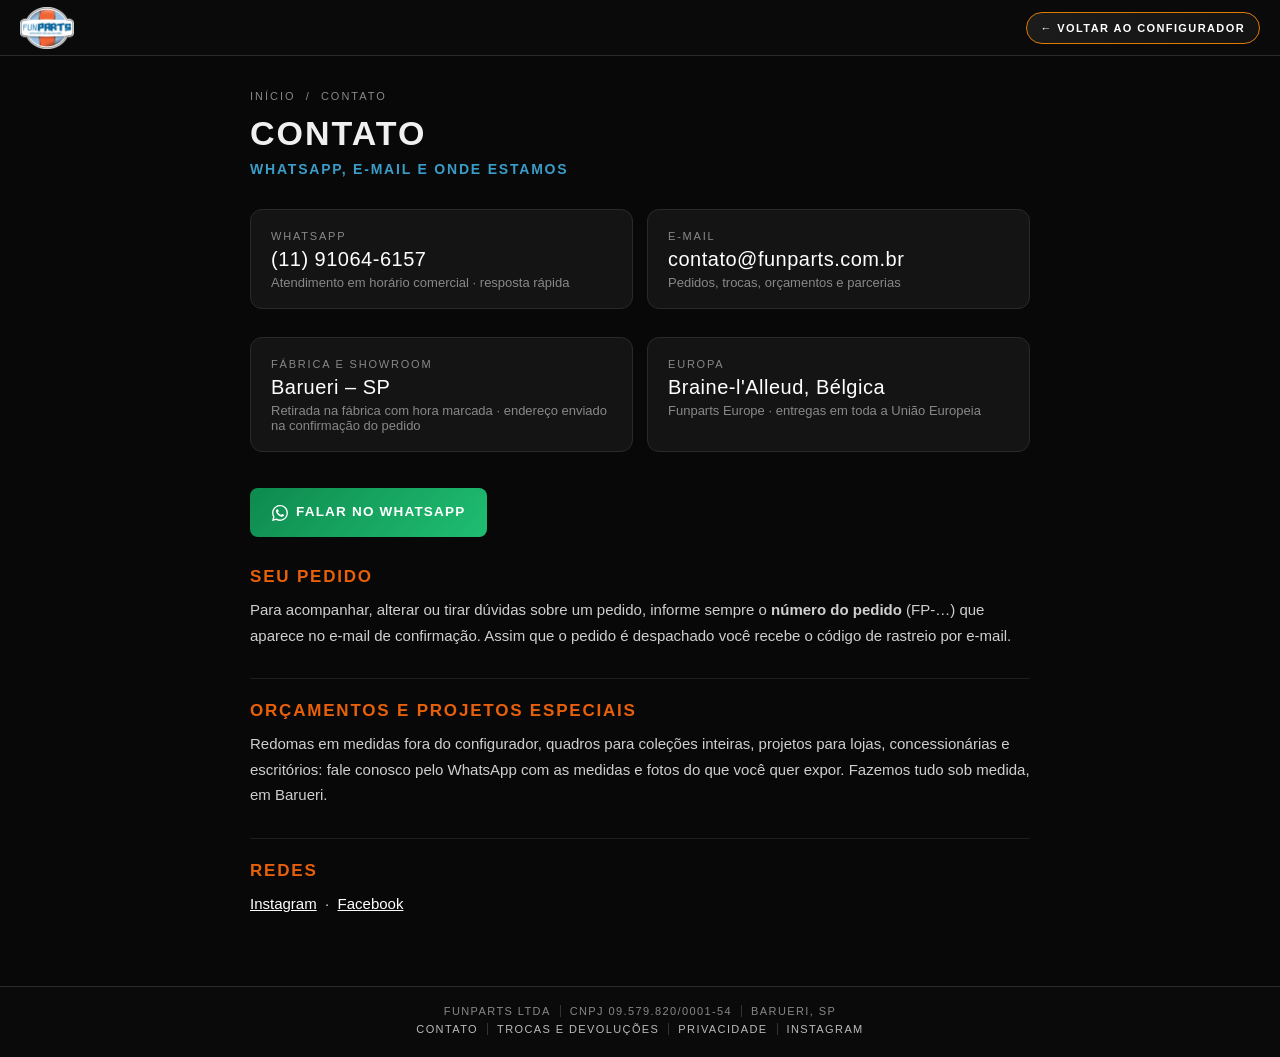
<file: contato.html>
<!DOCTYPE html>
<html lang="pt-BR">
<head>
<meta charset="UTF-8">
<meta name="viewport" content="width=device-width, initial-scale=1.0">
<title>Contato · Funparts</title>
<meta name="description" content="Fale com a Funparts: WhatsApp (11) 91064-6157, contato@funparts.com.br. Fábrica e showroom em Barueri, SP; Funparts Europe na Bélgica.">
<script>
/* 11/11/2026: a pagina segue o idioma e a regiao escolhidos no site (os mesmos fp_lang / fp_region).
   Pelo funparts.be, a 1a visita abre em frances, regiao Europa. Sem JavaScript: portugues, Brasil. */
(function(){
  var l='pt',r='BR',be=/(^|\.)funparts\.be$/i.test(location.hostname);
  try{
    var S=window.localStorage;
    if(be&&!S.getItem('fp_region')){ S.setItem('fp_region','EU'); S.setItem('fp_lang','fr'); }
    var a=S.getItem('fp_lang'),b=S.getItem('fp_region');
    if(a==='pt'||a==='en'||a==='es'||a==='fr') l=a;
    if(b==='EU'||b==='BR') r=b;
  }catch(e){ if(be){ l='fr'; r='EU'; } }
  var d=document.documentElement;
  d.setAttribute('data-fl',l); d.setAttribute('data-fr',r);
  d.lang={pt:'pt-BR',en:'en',es:'es',fr:'fr'}[l];
  var T={"pt": "Contato", "en": "Contact", "es": "Contacto", "fr": "Contact"};
  try{ document.title=T[l]+' \u00b7 Funparts'; }catch(e){}
})();
</script>
<link rel="stylesheet" href="styles_1.css">

<style>
:root{--or2:#e07b00;--lar:#E8600A;--az:#3A9CC8}
html{scroll-behavior:smooth}
body{background:#080808;color:#F0F0F0;font-family:'Barlow',sans-serif;font-weight:300;margin:0;min-height:100vh;display:flex;flex-direction:column}
.ph{background:#0a0a0a;border-bottom:1px solid #2A2A2A;height:56px;display:flex;align-items:center;justify-content:space-between;padding:0 20px}
.ph img{height:42px;width:auto;display:block}
.ph a.volta{display:inline-flex;align-items:center;gap:7px;background:linear-gradient(135deg,#1c1c1c,#121212);border:1px solid var(--or2);color:#fff;text-decoration:none;font-family:'Barlow Condensed',sans-serif;font-size:11px;letter-spacing:1.4px;text-transform:uppercase;font-weight:700;padding:9px 14px;border-radius:999px;transition:all .2s}
.ph a.volta:hover{background:var(--or2)}
.pg{flex:1;width:100%;max-width:820px;margin:0 auto;padding:34px 20px 60px;box-sizing:border-box}
.crumb{font-family:'Barlow Condensed',sans-serif;font-size:11px;letter-spacing:2px;text-transform:uppercase;color:#888;margin-bottom:14px}
.crumb a{color:#888;text-decoration:none}.crumb a:hover{color:#fff}
h1{font-family:'Barlow Condensed',sans-serif;font-weight:700;font-size:34px;letter-spacing:2px;text-transform:uppercase;line-height:1.05;margin:0 0 6px}
.lead{color:var(--az);font-family:'Barlow Condensed',sans-serif;font-size:14px;letter-spacing:1.8px;text-transform:uppercase;font-weight:600;margin:0 0 28px}
h2{font-family:'Barlow Condensed',sans-serif;font-weight:700;font-size:17px;letter-spacing:1.8px;text-transform:uppercase;color:var(--lar);margin:30px 0 10px;padding-top:22px;border-top:1px solid #1e1e1e}
h2:first-of-type{border-top:none;padding-top:0}
p,li{font-size:15px;line-height:1.7;color:#cfcfcf;margin:0 0 10px}
ul{padding-left:20px;margin:0 0 12px}li{margin-bottom:6px}
.ok li{list-style:none;position:relative;padding-left:22px}.ok li:before{content:'';position:absolute;left:0;top:10px;width:7px;height:7px;border-radius:50%;background:#1FBE71}
.nao li:before{background:#D8483C}
.card{border:1px solid #2A2A2A;background:#141414;border-radius:12px;padding:20px 20px 18px;margin:0 0 14px}
.card .k{font-family:'Barlow Condensed',sans-serif;font-size:11px;letter-spacing:1.8px;text-transform:uppercase;color:#888;margin-bottom:6px}
.card .v{font-size:20px;font-weight:400;color:#fff;font-family:'Barlow Condensed',sans-serif;letter-spacing:.5px}
.card .v a{color:#fff;text-decoration:none}.card .v a:hover{color:var(--lar)}
.card .s{font-size:13px;color:#888;margin-top:4px}
.grid2{display:grid;grid-template-columns:1fr 1fr;gap:14px}@media(max-width:640px){.grid2{grid-template-columns:1fr}h1{font-size:28px}}
.btn{display:inline-flex;align-items:center;justify-content:center;gap:8px;background:var(--or2);color:#fff;text-decoration:none;font-family:'Barlow Condensed',sans-serif;font-weight:700;font-size:13.5px;letter-spacing:1.2px;text-transform:uppercase;padding:13px 22px;border-radius:8px;transition:background .2s}
.btn:hover{background:#c96a00}.btn.verde{background:linear-gradient(135deg,#0E8A4F,#1FBE71)}.btn.verde:hover{filter:brightness(1.08)}
.btn svg{width:16px;height:16px}
.aviso{border:1px solid #6a4a12;background:#241a06;color:#e8c37a;border-radius:8px;padding:12px 14px;font-size:13.5px;line-height:1.55}
.pf{border-top:1px solid #2A2A2A;background:#0a0a0a;padding:18px 20px 22px;font-family:'Barlow Condensed',sans-serif;font-size:11px;letter-spacing:1.4px;text-transform:uppercase;color:#888;text-align:center}
.pf .row{display:flex;flex-wrap:wrap;justify-content:center;gap:4px 0;margin-bottom:6px}.pf .row:last-child{margin-bottom:0}
.pf .row>*{padding:0 9px;border-left:1px solid #333}.pf .row>*:first-child{border-left:none}
.pf a{color:#bbb;text-decoration:none}.pf a:hover{color:#fff}

/* idiomas (PT/EN/ES/FR) e regiao (Brasil/Europa): so esconde o que nao e' do visitante */
html[data-fl="pt"] .lx:not(.l-pt),html[data-fl="en"] .lx:not(.l-en),html[data-fl="es"] .lx:not(.l-es),html[data-fl="fr"] .lx:not(.l-fr),html:not([data-fl]) .lx:not(.l-pt),
html[data-fr="BR"] .rx:not(.r-BR),html[data-fr="EU"] .rx:not(.r-EU),html:not([data-fr]) .rx:not(.r-BR){display:none!important}
</style>
</head>
<body>
<div class="ph">
  <a href="/" aria-label="Funparts"><img src="images/img_001.png" alt="Funparts"></a>
  <a class="volta" href="/"><span class="lx l-pt">&#8592; Voltar ao configurador</span><span class="lx l-en">&#8592; Back to the configurator</span><span class="lx l-es">&#8592; Volver al configurador</span><span class="lx l-fr">&#8592; Retour au configurateur</span></a>
</div>
<main class="pg">
<div class="lx l-pt">
  <div class="crumb"><a href="/">Início</a> &nbsp;/&nbsp; Contato</div>
  <h1>Contato</h1>
  <p class="lead">WhatsApp, e-mail e onde estamos</p>

<div class="grid2">
  <div class="card rx r-BR"><div class="k">WhatsApp</div><div class="v"><a href="https://wa.me/5511910646157?text=Ol%C3%A1%2C%20Funparts!">(11) 91064-6157</a></div><div class="s">Atendimento em horário comercial · resposta rápida</div></div>
  <div class="card rx r-EU"><div class="k">WhatsApp</div><div class="v"><a href="https://wa.me/32491900007?text=Ol%C3%A1%2C%20Funparts!">+32 491 90 00 07</a></div><div class="s">Atendimento em dias úteis · resposta rápida</div></div>
  <div class="card rx r-BR"><div class="k">E-mail</div><div class="v"><a href="mailto:contato@funparts.com.br">contato@funparts.com.br</a></div><div class="s">Pedidos, trocas, orçamentos e parcerias</div></div>
  <div class="card rx r-EU"><div class="k">E-mail</div><div class="v"><a href="mailto:contact@funparts.eu">contact@funparts.eu</a></div><div class="s">Pedidos, devoluções, orçamentos e parcerias</div></div>
  <div class="card rx r-BR"><div class="k">Fábrica e showroom</div><div class="v">Barueri – SP</div><div class="s">Retirada na fábrica com hora marcada · endereço enviado na confirmação do pedido</div></div>
  <div class="card rx r-BR"><div class="k">Europa</div><div class="v">Braine-l'Alleud, Bélgica</div><div class="s">Funparts Europe · entregas em toda a União Europeia</div></div>
  <div class="card rx r-EU"><div class="k">Funparts Europe</div><div class="v">Braine-l'Alleud, Bélgica</div><div class="s">Place Abbé Renard 5, 1420 Braine-l'Alleud · envio e retirada dos pedidos europeus</div></div>
  <div class="card rx r-EU"><div class="k">Brasil</div><div class="v">Barueri – SP</div><div class="s">Fábrica e showroom da Funparts</div></div>
</div>
<p class="rx r-BR" style="margin:22px 0 10px"><a class="btn verde" href="https://wa.me/5511910646157?text=Ol%C3%A1%2C%20Funparts!"><svg viewBox="0 0 24 24" fill="currentColor"><path d="M20.5 3.5A11.9 11.9 0 0 0 12 0C5.4 0 .1 5.3.1 11.9c0 2.1.5 4.1 1.6 5.9L0 24l6.3-1.6a12 12 0 0 0 5.7 1.5c6.6 0 11.9-5.3 11.9-11.9 0-3.2-1.2-6.2-3.4-8.5zM12 21.8c-1.8 0-3.5-.5-5-1.4l-.4-.2-3.7 1 1-3.6-.2-.4A9.8 9.8 0 0 1 2.1 12C2.1 6.5 6.5 2 12 2c2.6 0 5.1 1 7 2.9a9.8 9.8 0 0 1 2.9 7c0 5.5-4.5 9.9-9.9 9.9zm5.4-7.4c-.3-.1-1.8-.9-2-1-.3-.1-.5-.1-.7.1-.2.3-.8 1-.9 1.2-.2.2-.3.2-.6.1-.3-.1-1.3-.5-2.4-1.5-.9-.8-1.5-1.8-1.7-2.1-.2-.3 0-.5.1-.6l.4-.5.3-.5c.1-.2 0-.4 0-.5l-.9-2.2c-.2-.6-.5-.5-.7-.5h-.6c-.2 0-.5.1-.8.4-.3.3-1 1-1 2.5s1.1 2.9 1.2 3.1c.1.2 2.1 3.2 5.1 4.5.7.3 1.3.5 1.7.6.7.2 1.4.2 1.9.1.6-.1 1.8-.7 2-1.4.2-.7.2-1.3.2-1.4-.1-.2-.3-.2-.6-.4z"/></svg> Falar no WhatsApp</a></p>
<p class="rx r-EU" style="margin:22px 0 10px"><a class="btn verde" href="https://wa.me/32491900007?text=Ol%C3%A1%2C%20Funparts!"><svg viewBox="0 0 24 24" fill="currentColor"><path d="M20.5 3.5A11.9 11.9 0 0 0 12 0C5.4 0 .1 5.3.1 11.9c0 2.1.5 4.1 1.6 5.9L0 24l6.3-1.6a12 12 0 0 0 5.7 1.5c6.6 0 11.9-5.3 11.9-11.9 0-3.2-1.2-6.2-3.4-8.5zM12 21.8c-1.8 0-3.5-.5-5-1.4l-.4-.2-3.7 1 1-3.6-.2-.4A9.8 9.8 0 0 1 2.1 12C2.1 6.5 6.5 2 12 2c2.6 0 5.1 1 7 2.9a9.8 9.8 0 0 1 2.9 7c0 5.5-4.5 9.9-9.9 9.9zm5.4-7.4c-.3-.1-1.8-.9-2-1-.3-.1-.5-.1-.7.1-.2.3-.8 1-.9 1.2-.2.2-.3.2-.6.1-.3-.1-1.3-.5-2.4-1.5-.9-.8-1.5-1.8-1.7-2.1-.2-.3 0-.5.1-.6l.4-.5.3-.5c.1-.2 0-.4 0-.5l-.9-2.2c-.2-.6-.5-.5-.7-.5h-.6c-.2 0-.5.1-.8.4-.3.3-1 1-1 2.5s1.1 2.9 1.2 3.1c.1.2 2.1 3.2 5.1 4.5.7.3 1.3.5 1.7.6.7.2 1.4.2 1.9.1.6-.1 1.8-.7 2-1.4.2-.7.2-1.3.2-1.4-.1-.2-.3-.2-.6-.4z"/></svg> Falar no WhatsApp</a></p>
<h2>Seu pedido</h2>
<p>Para acompanhar, alterar ou tirar dúvidas sobre um pedido, informe sempre o <b>número do pedido</b> (FP-…) que aparece no e-mail de confirmação. Assim que o pedido é despachado você recebe o código de rastreio por e-mail.</p>
<h2>Orçamentos e projetos especiais</h2>
<p class="rx r-BR">Redomas em medidas fora do configurador, quadros para coleções inteiras, projetos para lojas, concessionárias e escritórios: fale conosco pelo WhatsApp com as medidas e fotos do que você quer expor. Fazemos tudo sob medida, em Barueri.</p>
<p class="rx r-EU">Redomas em medidas fora do configurador, quadros para coleções inteiras, projetos para lojas, concessionárias e escritórios: fale conosco pelo WhatsApp com as medidas e fotos do que você quer expor. Fazemos tudo sob medida.</p>
<h2>Redes</h2>
<p><a href="https://www.instagram.com/funparts" style="color:#fff">Instagram</a> &nbsp;·&nbsp; <a href="https://www.facebook.com/funparts" style="color:#fff">Facebook</a></p>
<h2 class="rx r-EU">Dados da empresa</h2>
<p class="rx r-EU"><b>FUNPARTS EUROPE SRL</b><br>Place Abbé Renard 5, 1420 Braine-l'Alleud, Bélgica<br>Número de empresa e IVA (TVA): BE 1040.041.918<br><a href="mailto:contact@funparts.eu" style="color:#fff">contact@funparts.eu</a> · +32 491 90 00 07</p>
</div>
<div class="lx l-en">
  <div class="crumb"><a href="/">Home</a> &nbsp;/&nbsp; Contact</div>
  <h1>Contact</h1>
  <p class="lead">WhatsApp, email and where we are</p>

<div class="grid2">
  <div class="card rx r-BR"><div class="k">WhatsApp</div><div class="v"><a href="https://wa.me/5511910646157?text=Hello%2C%20Funparts!">+55 11 91064-6157</a></div><div class="s">Business hours (Brazil time) · quick reply</div></div>
  <div class="card rx r-EU"><div class="k">WhatsApp</div><div class="v"><a href="https://wa.me/32491900007?text=Hello%2C%20Funparts!">+32 491 90 00 07</a></div><div class="s">Monday to Friday · quick reply</div></div>
  <div class="card rx r-BR"><div class="k">Email</div><div class="v"><a href="mailto:contato@funparts.com.br">contato@funparts.com.br</a></div><div class="s">Orders, exchanges, quotes and partnerships</div></div>
  <div class="card rx r-EU"><div class="k">Email</div><div class="v"><a href="mailto:contact@funparts.eu">contact@funparts.eu</a></div><div class="s">Orders, returns, quotes and partnerships</div></div>
  <div class="card rx r-BR"><div class="k">Factory and showroom</div><div class="v">Barueri – SP</div><div class="s">Factory pickup by appointment · address sent with the order confirmation</div></div>
  <div class="card rx r-BR"><div class="k">Europe</div><div class="v">Braine-l'Alleud, Belgium</div><div class="s">Funparts Europe · delivery throughout the European Union</div></div>
  <div class="card rx r-EU"><div class="k">Funparts Europe</div><div class="v">Braine-l'Alleud, Belgium</div><div class="s">Place Abbé Renard 5, 1420 Braine-l'Alleud · shipping and pickup of European orders</div></div>
  <div class="card rx r-EU"><div class="k">Brazil</div><div class="v">Barueri – SP</div><div class="s">Funparts factory and showroom</div></div>
</div>
<p class="rx r-BR" style="margin:22px 0 10px"><a class="btn verde" href="https://wa.me/5511910646157?text=Hello%2C%20Funparts!"><svg viewBox="0 0 24 24" fill="currentColor"><path d="M20.5 3.5A11.9 11.9 0 0 0 12 0C5.4 0 .1 5.3.1 11.9c0 2.1.5 4.1 1.6 5.9L0 24l6.3-1.6a12 12 0 0 0 5.7 1.5c6.6 0 11.9-5.3 11.9-11.9 0-3.2-1.2-6.2-3.4-8.5zM12 21.8c-1.8 0-3.5-.5-5-1.4l-.4-.2-3.7 1 1-3.6-.2-.4A9.8 9.8 0 0 1 2.1 12C2.1 6.5 6.5 2 12 2c2.6 0 5.1 1 7 2.9a9.8 9.8 0 0 1 2.9 7c0 5.5-4.5 9.9-9.9 9.9zm5.4-7.4c-.3-.1-1.8-.9-2-1-.3-.1-.5-.1-.7.1-.2.3-.8 1-.9 1.2-.2.2-.3.2-.6.1-.3-.1-1.3-.5-2.4-1.5-.9-.8-1.5-1.8-1.7-2.1-.2-.3 0-.5.1-.6l.4-.5.3-.5c.1-.2 0-.4 0-.5l-.9-2.2c-.2-.6-.5-.5-.7-.5h-.6c-.2 0-.5.1-.8.4-.3.3-1 1-1 2.5s1.1 2.9 1.2 3.1c.1.2 2.1 3.2 5.1 4.5.7.3 1.3.5 1.7.6.7.2 1.4.2 1.9.1.6-.1 1.8-.7 2-1.4.2-.7.2-1.3.2-1.4-.1-.2-.3-.2-.6-.4z"/></svg> Chat on WhatsApp</a></p>
<p class="rx r-EU" style="margin:22px 0 10px"><a class="btn verde" href="https://wa.me/32491900007?text=Hello%2C%20Funparts!"><svg viewBox="0 0 24 24" fill="currentColor"><path d="M20.5 3.5A11.9 11.9 0 0 0 12 0C5.4 0 .1 5.3.1 11.9c0 2.1.5 4.1 1.6 5.9L0 24l6.3-1.6a12 12 0 0 0 5.7 1.5c6.6 0 11.9-5.3 11.9-11.9 0-3.2-1.2-6.2-3.4-8.5zM12 21.8c-1.8 0-3.5-.5-5-1.4l-.4-.2-3.7 1 1-3.6-.2-.4A9.8 9.8 0 0 1 2.1 12C2.1 6.5 6.5 2 12 2c2.6 0 5.1 1 7 2.9a9.8 9.8 0 0 1 2.9 7c0 5.5-4.5 9.9-9.9 9.9zm5.4-7.4c-.3-.1-1.8-.9-2-1-.3-.1-.5-.1-.7.1-.2.3-.8 1-.9 1.2-.2.2-.3.2-.6.1-.3-.1-1.3-.5-2.4-1.5-.9-.8-1.5-1.8-1.7-2.1-.2-.3 0-.5.1-.6l.4-.5.3-.5c.1-.2 0-.4 0-.5l-.9-2.2c-.2-.6-.5-.5-.7-.5h-.6c-.2 0-.5.1-.8.4-.3.3-1 1-1 2.5s1.1 2.9 1.2 3.1c.1.2 2.1 3.2 5.1 4.5.7.3 1.3.5 1.7.6.7.2 1.4.2 1.9.1.6-.1 1.8-.7 2-1.4.2-.7.2-1.3.2-1.4-.1-.2-.3-.2-.6-.4z"/></svg> Chat on WhatsApp</a></p>
<h2>Your order</h2>
<p>To track, change or ask about an order, always give the <b>order number</b> (FP-…) shown in the confirmation email. As soon as the order is dispatched you receive the tracking code by email.</p>
<h2>Quotes and special projects</h2>
<p class="rx r-BR">Display cases in sizes beyond the configurator, frames for entire collections, projects for shops, dealerships and offices: message us on WhatsApp with the measurements and photos of what you want to display. Everything is made to measure, in Barueri.</p>
<p class="rx r-EU">Display cases in sizes beyond the configurator, frames for entire collections, projects for shops, dealerships and offices: message us on WhatsApp with the measurements and photos of what you want to display. Everything is made to measure.</p>
<h2>Social media</h2>
<p><a href="https://www.instagram.com/funparts" style="color:#fff">Instagram</a> &nbsp;·&nbsp; <a href="https://www.facebook.com/funparts" style="color:#fff">Facebook</a></p>
<h2 class="rx r-EU">Company details</h2>
<p class="rx r-EU"><b>FUNPARTS EUROPE SRL</b><br>Place Abbé Renard 5, 1420 Braine-l'Alleud, Belgium<br>Company and VAT number: BE 1040.041.918<br><a href="mailto:contact@funparts.eu" style="color:#fff">contact@funparts.eu</a> · +32 491 90 00 07</p>
</div>
<div class="lx l-es">
  <div class="crumb"><a href="/">Inicio</a> &nbsp;/&nbsp; Contacto</div>
  <h1>Contacto</h1>
  <p class="lead">WhatsApp, correo electrónico y dónde estamos</p>

<div class="grid2">
  <div class="card rx r-BR"><div class="k">WhatsApp</div><div class="v"><a href="https://wa.me/5511910646157?text=%C2%A1Hola%2C%20Funparts!">+55 11 91064-6157</a></div><div class="s">Atención en horario comercial (hora de Brasil) · respuesta rápida</div></div>
  <div class="card rx r-EU"><div class="k">WhatsApp</div><div class="v"><a href="https://wa.me/32491900007?text=%C2%A1Hola%2C%20Funparts!">+32 491 90 00 07</a></div><div class="s">De lunes a viernes · respuesta rápida</div></div>
  <div class="card rx r-BR"><div class="k">Correo electrónico</div><div class="v"><a href="mailto:contato@funparts.com.br">contato@funparts.com.br</a></div><div class="s">Pedidos, cambios, presupuestos y colaboraciones</div></div>
  <div class="card rx r-EU"><div class="k">Correo electrónico</div><div class="v"><a href="mailto:contact@funparts.eu">contact@funparts.eu</a></div><div class="s">Pedidos, devoluciones, presupuestos y colaboraciones</div></div>
  <div class="card rx r-BR"><div class="k">Fábrica y showroom</div><div class="v">Barueri – SP</div><div class="s">Recogida en fábrica con cita previa · dirección enviada en la confirmación del pedido</div></div>
  <div class="card rx r-BR"><div class="k">Europa</div><div class="v">Braine-l'Alleud, Bélgica</div><div class="s">Funparts Europe · entregas en toda la Unión Europea</div></div>
  <div class="card rx r-EU"><div class="k">Funparts Europe</div><div class="v">Braine-l'Alleud, Bélgica</div><div class="s">Place Abbé Renard 5, 1420 Braine-l'Alleud · envío y recogida de los pedidos europeos</div></div>
  <div class="card rx r-EU"><div class="k">Brasil</div><div class="v">Barueri – SP</div><div class="s">Fábrica y showroom de Funparts</div></div>
</div>
<p class="rx r-BR" style="margin:22px 0 10px"><a class="btn verde" href="https://wa.me/5511910646157?text=%C2%A1Hola%2C%20Funparts!"><svg viewBox="0 0 24 24" fill="currentColor"><path d="M20.5 3.5A11.9 11.9 0 0 0 12 0C5.4 0 .1 5.3.1 11.9c0 2.1.5 4.1 1.6 5.9L0 24l6.3-1.6a12 12 0 0 0 5.7 1.5c6.6 0 11.9-5.3 11.9-11.9 0-3.2-1.2-6.2-3.4-8.5zM12 21.8c-1.8 0-3.5-.5-5-1.4l-.4-.2-3.7 1 1-3.6-.2-.4A9.8 9.8 0 0 1 2.1 12C2.1 6.5 6.5 2 12 2c2.6 0 5.1 1 7 2.9a9.8 9.8 0 0 1 2.9 7c0 5.5-4.5 9.9-9.9 9.9zm5.4-7.4c-.3-.1-1.8-.9-2-1-.3-.1-.5-.1-.7.1-.2.3-.8 1-.9 1.2-.2.2-.3.2-.6.1-.3-.1-1.3-.5-2.4-1.5-.9-.8-1.5-1.8-1.7-2.1-.2-.3 0-.5.1-.6l.4-.5.3-.5c.1-.2 0-.4 0-.5l-.9-2.2c-.2-.6-.5-.5-.7-.5h-.6c-.2 0-.5.1-.8.4-.3.3-1 1-1 2.5s1.1 2.9 1.2 3.1c.1.2 2.1 3.2 5.1 4.5.7.3 1.3.5 1.7.6.7.2 1.4.2 1.9.1.6-.1 1.8-.7 2-1.4.2-.7.2-1.3.2-1.4-.1-.2-.3-.2-.6-.4z"/></svg> Hablar por WhatsApp</a></p>
<p class="rx r-EU" style="margin:22px 0 10px"><a class="btn verde" href="https://wa.me/32491900007?text=%C2%A1Hola%2C%20Funparts!"><svg viewBox="0 0 24 24" fill="currentColor"><path d="M20.5 3.5A11.9 11.9 0 0 0 12 0C5.4 0 .1 5.3.1 11.9c0 2.1.5 4.1 1.6 5.9L0 24l6.3-1.6a12 12 0 0 0 5.7 1.5c6.6 0 11.9-5.3 11.9-11.9 0-3.2-1.2-6.2-3.4-8.5zM12 21.8c-1.8 0-3.5-.5-5-1.4l-.4-.2-3.7 1 1-3.6-.2-.4A9.8 9.8 0 0 1 2.1 12C2.1 6.5 6.5 2 12 2c2.6 0 5.1 1 7 2.9a9.8 9.8 0 0 1 2.9 7c0 5.5-4.5 9.9-9.9 9.9zm5.4-7.4c-.3-.1-1.8-.9-2-1-.3-.1-.5-.1-.7.1-.2.3-.8 1-.9 1.2-.2.2-.3.2-.6.1-.3-.1-1.3-.5-2.4-1.5-.9-.8-1.5-1.8-1.7-2.1-.2-.3 0-.5.1-.6l.4-.5.3-.5c.1-.2 0-.4 0-.5l-.9-2.2c-.2-.6-.5-.5-.7-.5h-.6c-.2 0-.5.1-.8.4-.3.3-1 1-1 2.5s1.1 2.9 1.2 3.1c.1.2 2.1 3.2 5.1 4.5.7.3 1.3.5 1.7.6.7.2 1.4.2 1.9.1.6-.1 1.8-.7 2-1.4.2-.7.2-1.3.2-1.4-.1-.2-.3-.2-.6-.4z"/></svg> Hablar por WhatsApp</a></p>
<h2>Tu pedido</h2>
<p>Para seguir, modificar o consultar un pedido, indica siempre el <b>número de pedido</b> (FP-…) que aparece en el correo de confirmación. En cuanto se envía el pedido recibes el código de seguimiento por correo electrónico.</p>
<h2>Presupuestos y proyectos especiales</h2>
<p class="rx r-BR">Vitrinas en medidas que no están en el configurador, cuadros para colecciones completas, proyectos para tiendas, concesionarios y oficinas: escríbenos por WhatsApp con las medidas y fotos de lo que quieres exponer. Lo fabricamos todo a medida, en Barueri.</p>
<p class="rx r-EU">Vitrinas en medidas que no están en el configurador, cuadros para colecciones completas, proyectos para tiendas, concesionarios y oficinas: escríbenos por WhatsApp con las medidas y fotos de lo que quieres exponer. Lo fabricamos todo a medida.</p>
<h2>Redes sociales</h2>
<p><a href="https://www.instagram.com/funparts" style="color:#fff">Instagram</a> &nbsp;·&nbsp; <a href="https://www.facebook.com/funparts" style="color:#fff">Facebook</a></p>
<h2 class="rx r-EU">Datos de la empresa</h2>
<p class="rx r-EU"><b>FUNPARTS EUROPE SRL</b><br>Place Abbé Renard 5, 1420 Braine-l'Alleud, Bélgica<br>Número de empresa e IVA (TVA): BE 1040.041.918<br><a href="mailto:contact@funparts.eu" style="color:#fff">contact@funparts.eu</a> · +32 491 90 00 07</p>
</div>
<div class="lx l-fr">
  <div class="crumb"><a href="/">Accueil</a> &nbsp;/&nbsp; Contact</div>
  <h1>Contact</h1>
  <p class="lead">WhatsApp, e-mail et où nous trouver</p>

<div class="grid2">
  <div class="card rx r-BR"><div class="k">WhatsApp</div><div class="v"><a href="https://wa.me/5511910646157?text=Bonjour%2C%20Funparts%20!">+55 11 91064-6157</a></div><div class="s">Aux heures de bureau (heure du Brésil) · réponse rapide</div></div>
  <div class="card rx r-EU"><div class="k">WhatsApp</div><div class="v"><a href="https://wa.me/32491900007?text=Bonjour%2C%20Funparts%20!">+32 491 90 00 07</a></div><div class="s">Du lundi au vendredi · réponse rapide</div></div>
  <div class="card rx r-BR"><div class="k">E-mail</div><div class="v"><a href="mailto:contato@funparts.com.br">contato@funparts.com.br</a></div><div class="s">Commandes, échanges, devis et partenariats</div></div>
  <div class="card rx r-EU"><div class="k">E-mail</div><div class="v"><a href="mailto:contact@funparts.eu">contact@funparts.eu</a></div><div class="s">Commandes, retours, devis et partenariats</div></div>
  <div class="card rx r-BR"><div class="k">Atelier et showroom</div><div class="v">Barueri – SP</div><div class="s">Retrait à l'atelier sur rendez-vous · adresse envoyée avec la confirmation de commande</div></div>
  <div class="card rx r-BR"><div class="k">Europe</div><div class="v">Braine-l'Alleud, Belgique</div><div class="s">Funparts Europe · livraison dans toute l'Union européenne</div></div>
  <div class="card rx r-EU"><div class="k">Funparts Europe</div><div class="v">Braine-l'Alleud, Belgique</div><div class="s">Place Abbé Renard 5, 1420 Braine-l'Alleud · expédition et retrait des commandes européennes</div></div>
  <div class="card rx r-EU"><div class="k">Brésil</div><div class="v">Barueri – SP</div><div class="s">Atelier et showroom Funparts</div></div>
</div>
<p class="rx r-BR" style="margin:22px 0 10px"><a class="btn verde" href="https://wa.me/5511910646157?text=Bonjour%2C%20Funparts%20!"><svg viewBox="0 0 24 24" fill="currentColor"><path d="M20.5 3.5A11.9 11.9 0 0 0 12 0C5.4 0 .1 5.3.1 11.9c0 2.1.5 4.1 1.6 5.9L0 24l6.3-1.6a12 12 0 0 0 5.7 1.5c6.6 0 11.9-5.3 11.9-11.9 0-3.2-1.2-6.2-3.4-8.5zM12 21.8c-1.8 0-3.5-.5-5-1.4l-.4-.2-3.7 1 1-3.6-.2-.4A9.8 9.8 0 0 1 2.1 12C2.1 6.5 6.5 2 12 2c2.6 0 5.1 1 7 2.9a9.8 9.8 0 0 1 2.9 7c0 5.5-4.5 9.9-9.9 9.9zm5.4-7.4c-.3-.1-1.8-.9-2-1-.3-.1-.5-.1-.7.1-.2.3-.8 1-.9 1.2-.2.2-.3.2-.6.1-.3-.1-1.3-.5-2.4-1.5-.9-.8-1.5-1.8-1.7-2.1-.2-.3 0-.5.1-.6l.4-.5.3-.5c.1-.2 0-.4 0-.5l-.9-2.2c-.2-.6-.5-.5-.7-.5h-.6c-.2 0-.5.1-.8.4-.3.3-1 1-1 2.5s1.1 2.9 1.2 3.1c.1.2 2.1 3.2 5.1 4.5.7.3 1.3.5 1.7.6.7.2 1.4.2 1.9.1.6-.1 1.8-.7 2-1.4.2-.7.2-1.3.2-1.4-.1-.2-.3-.2-.6-.4z"/></svg> Discuter sur WhatsApp</a></p>
<p class="rx r-EU" style="margin:22px 0 10px"><a class="btn verde" href="https://wa.me/32491900007?text=Bonjour%2C%20Funparts%20!"><svg viewBox="0 0 24 24" fill="currentColor"><path d="M20.5 3.5A11.9 11.9 0 0 0 12 0C5.4 0 .1 5.3.1 11.9c0 2.1.5 4.1 1.6 5.9L0 24l6.3-1.6a12 12 0 0 0 5.7 1.5c6.6 0 11.9-5.3 11.9-11.9 0-3.2-1.2-6.2-3.4-8.5zM12 21.8c-1.8 0-3.5-.5-5-1.4l-.4-.2-3.7 1 1-3.6-.2-.4A9.8 9.8 0 0 1 2.1 12C2.1 6.5 6.5 2 12 2c2.6 0 5.1 1 7 2.9a9.8 9.8 0 0 1 2.9 7c0 5.5-4.5 9.9-9.9 9.9zm5.4-7.4c-.3-.1-1.8-.9-2-1-.3-.1-.5-.1-.7.1-.2.3-.8 1-.9 1.2-.2.2-.3.2-.6.1-.3-.1-1.3-.5-2.4-1.5-.9-.8-1.5-1.8-1.7-2.1-.2-.3 0-.5.1-.6l.4-.5.3-.5c.1-.2 0-.4 0-.5l-.9-2.2c-.2-.6-.5-.5-.7-.5h-.6c-.2 0-.5.1-.8.4-.3.3-1 1-1 2.5s1.1 2.9 1.2 3.1c.1.2 2.1 3.2 5.1 4.5.7.3 1.3.5 1.7.6.7.2 1.4.2 1.9.1.6-.1 1.8-.7 2-1.4.2-.7.2-1.3.2-1.4-.1-.2-.3-.2-.6-.4z"/></svg> Discuter sur WhatsApp</a></p>
<h2>Votre commande</h2>
<p>Pour suivre, modifier ou poser une question sur une commande, indiquez toujours le <b>numéro de commande</b> (FP-…) figurant dans l'e-mail de confirmation. Dès l'expédition, vous recevez le numéro de suivi par e-mail.</p>
<h2>Devis et projets spéciaux</h2>
<p class="rx r-BR">Vitrines aux dimensions hors configurateur, cadres pour des collections entières, projets pour boutiques, concessions et bureaux : contactez-nous sur WhatsApp avec les dimensions et des photos de ce que vous souhaitez exposer. Tout est fabriqué sur mesure, à Barueri.</p>
<p class="rx r-EU">Vitrines aux dimensions hors configurateur, cadres pour des collections entières, projets pour boutiques, concessions et bureaux : contactez-nous sur WhatsApp avec les dimensions et des photos de ce que vous souhaitez exposer. Tout est fabriqué sur mesure.</p>
<h2>Réseaux sociaux</h2>
<p><a href="https://www.instagram.com/funparts" style="color:#fff">Instagram</a> &nbsp;·&nbsp; <a href="https://www.facebook.com/funparts" style="color:#fff">Facebook</a></p>
<h2 class="rx r-EU">Informations sur l'entreprise</h2>
<p class="rx r-EU"><b>FUNPARTS EUROPE SRL</b><br>Place Abbé Renard 5, 1420 Braine-l'Alleud, Belgique<br>Numéro d'entreprise et TVA: BE 1040.041.918<br><a href="mailto:contact@funparts.eu" style="color:#fff">contact@funparts.eu</a> · +32 491 90 00 07</p>
</div>
</main>
<footer class="pf">
  <div class="row rx r-BR"><span>Funparts LTDA</span><span>CNPJ 09.579.820/0001-54</span><span>Barueri, SP</span></div>
  <div class="row rx r-EU"><span>FUNPARTS EUROPE SRL</span><span>TVA BE 1040.041.918</span><span>Braine-l'Alleud, Belgique</span></div>
  <div class="row"><a href="/contato"><span class="lx l-pt">Contato</span><span class="lx l-en">Contact</span><span class="lx l-es">Contacto</span><span class="lx l-fr">Contact</span></a><a href="/trocas-e-devolucoes"><span class="lx l-pt">Trocas e devoluções</span><span class="lx l-en">Returns &amp; exchanges</span><span class="lx l-es">Cambios y devoluciones</span><span class="lx l-fr">Retours et échanges</span></a><a href="/privacidade"><span class="lx l-pt">Privacidade</span><span class="lx l-en">Privacy</span><span class="lx l-es">Privacidad</span><span class="lx l-fr">Confidentialité</span></a><a href="https://instagram.com/funparts" target="_blank" rel="noopener">Instagram</a></div>
</footer>
</body>
</html>
</file>
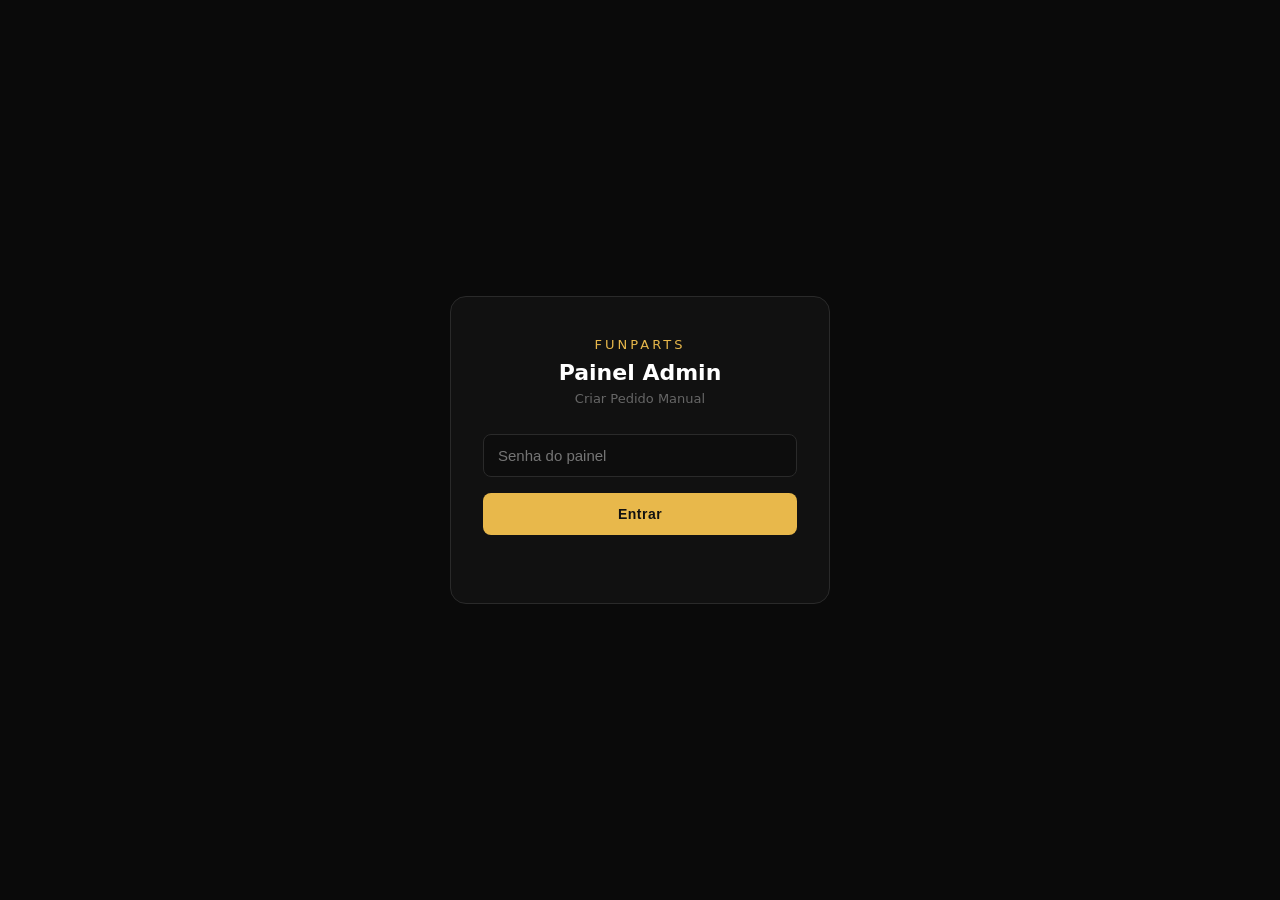
<file: criar-pedido.html>
<!DOCTYPE html>
<html lang="pt-BR">
<head>
<meta charset="UTF-8">
<meta name="viewport" content="width=device-width, initial-scale=1.0">
<title>Criar Pedido Manual — Funparts Admin</title>
<style>
*{box-sizing:border-box;margin:0;padding:0}
body{background:#0a0a0a;color:#e0e0e0;font-family:'Segoe UI',system-ui,sans-serif;min-height:100vh;padding:0}

/* AUTH SCREEN */
#auth-screen{display:flex;align-items:center;justify-content:center;min-height:100vh;padding:20px}
.auth-box{background:#111;border:1px solid #2a2a2a;border-radius:16px;padding:40px 32px;width:100%;max-width:380px;text-align:center}
.auth-logo{font-size:13px;letter-spacing:3px;color:#e8b84b;text-transform:uppercase;margin-bottom:8px}
.auth-title{font-size:22px;font-weight:700;color:#fff;margin-bottom:6px}
.auth-sub{font-size:13px;color:#666;margin-bottom:28px}
.auth-input{width:100%;background:#0d0d0d;border:1px solid #2a2a2a;border-radius:8px;padding:12px 14px;font-size:15px;color:#fff;outline:none;margin-bottom:16px;transition:border .2s}
.auth-input:focus{border-color:#e8b84b}
.auth-btn{width:100%;background:#e8b84b;color:#111;border:none;border-radius:8px;padding:13px;font-size:14px;font-weight:700;cursor:pointer;letter-spacing:.5px;transition:opacity .2s}
.auth-btn:hover{opacity:.88}
.auth-btn:disabled{opacity:.4;cursor:not-allowed}
.auth-error{color:#ff6b6b;font-size:13px;margin-top:10px;min-height:18px}

/* MAIN APP */
#app{display:none}
.topbar{background:#111;border-bottom:1px solid #1e1e1e;padding:14px 24px;display:flex;align-items:center;justify-content:space-between;position:sticky;top:0;z-index:100}
.topbar-brand{font-size:11px;letter-spacing:3px;color:#e8b84b;text-transform:uppercase;font-weight:700}
.topbar-title{font-size:14px;color:#aaa}
.topbar-logout{background:transparent;border:1px solid #333;color:#777;padding:6px 14px;border-radius:6px;font-size:12px;cursor:pointer;transition:all .2s}
.topbar-logout:hover{border-color:#555;color:#bbb}

.container{max-width:820px;margin:0 auto;padding:28px 20px 60px}

.section{background:#111;border:1px solid #1e1e1e;border-radius:14px;margin-bottom:20px;overflow:hidden}
.section-header{padding:16px 20px;border-bottom:1px solid #1e1e1e;display:flex;align-items:center;gap:10px}
.section-icon{width:28px;height:28px;background:#1a1a1a;border-radius:7px;display:flex;align-items:center;justify-content:center;font-size:14px}
.section-label{font-size:13px;font-weight:600;color:#ccc;letter-spacing:.3px}
.section-body{padding:20px}

.form-row{display:grid;gap:14px;margin-bottom:14px}
.form-row-2{grid-template-columns:1fr 1fr}
.form-row-3{grid-template-columns:1fr 1fr 1fr}
.form-row-1{grid-template-columns:1fr}
@media(max-width:600px){.form-row-2,.form-row-3{grid-template-columns:1fr}}

.field label{display:block;font-size:11px;color:#666;letter-spacing:.5px;text-transform:uppercase;margin-bottom:6px;font-weight:600}
.field input,.field select,.field textarea{width:100%;background:#0d0d0d;border:1px solid #222;border-radius:8px;padding:10px 13px;font-size:14px;color:#e0e0e0;outline:none;transition:border .2s;font-family:inherit}
.field input:focus,.field select:focus,.field textarea:focus{border-color:#e8b84b}
.field input::placeholder{color:#444}
.field textarea{resize:vertical;min-height:72px}
.field select option{background:#111}

/* ITEMS */
#items-list{display:flex;flex-direction:column;gap:12px;margin-bottom:16px}
.item-block{background:#0d0d0d;border:1px solid #222;border-radius:10px;padding:16px;position:relative}
.item-remove{position:absolute;top:12px;right:12px;background:transparent;border:none;color:#555;cursor:pointer;font-size:18px;line-height:1;padding:0;transition:color .2s}
.item-remove:hover{color:#ff6b6b}
.item-num{font-size:10px;letter-spacing:1px;color:#555;text-transform:uppercase;margin-bottom:12px}

.btn-add-item{width:100%;background:transparent;border:1px dashed #2a2a2a;border-radius:8px;color:#666;padding:11px;font-size:13px;cursor:pointer;transition:all .2s}
.btn-add-item:hover{border-color:#e8b84b;color:#e8b84b}

/* TOTAL BAR */
.total-bar{background:#0d1a0d;border:1px solid #2a3a2a;border-radius:10px;padding:16px 20px;display:flex;align-items:center;justify-content:space-between;margin-top:4px}
.total-label{font-size:13px;color:#aaa}
.total-value{font-size:24px;font-weight:700;color:#6fcf97}

/* SUBMIT */
.btn-submit{width:100%;background:#e8b84b;color:#111;border:none;border-radius:10px;padding:15px;font-size:15px;font-weight:700;cursor:pointer;letter-spacing:.4px;transition:opacity .2s;margin-top:20px}
.btn-submit:hover{opacity:.88}
.btn-submit:disabled{opacity:.35;cursor:not-allowed}

/* RESULT */
#result-section{display:none;background:#0d1f0d;border:1px solid #2e5a2e;border-radius:14px;padding:28px;margin-top:24px}
.result-title{font-size:16px;font-weight:700;color:#6fcf97;margin-bottom:4px}
.result-codigo{font-size:28px;font-weight:700;color:#fff;margin-bottom:20px;letter-spacing:2px}
.result-link{font-family:monospace;font-size:13px;color:#e8b84b;word-break:break-all;background:#111;padding:10px 14px;border-radius:8px;margin-bottom:16px}
.result-btns{display:flex;flex-direction:column;gap:10px}
.btn-wpp{background:#25d366;color:#fff;border:none;border-radius:9px;padding:13px 20px;font-size:14px;font-weight:700;cursor:pointer;display:flex;align-items:center;justify-content:center;gap:8px;text-decoration:none}
.btn-copy{background:#1a1a1a;border:1px solid #333;color:#ccc;border-radius:9px;padding:11px 20px;font-size:13px;font-weight:600;cursor:pointer;transition:all .2s}
.btn-copy:hover{border-color:#e8b84b;color:#e8b84b}
.btn-new{background:transparent;border:1px solid #2e5a2e;color:#6fcf97;border-radius:9px;padding:11px 20px;font-size:13px;font-weight:600;cursor:pointer;margin-top:8px;width:100%;transition:all .2s}
.btn-new:hover{background:#0a2a0a}

.spinner{display:inline-block;width:14px;height:14px;border:2px solid rgba(17,17,17,.3);border-top-color:#111;border-radius:50%;animation:spin .7s linear infinite;margin-right:6px}
@keyframes spin{to{transform:rotate(360deg)}}

.cep-loading{font-size:11px;color:#e8b84b;margin-top:4px;height:14px}

.error-msg{background:#1f0d0d;border:1px solid #5a2e2e;border-radius:8px;padding:12px 16px;color:#ff8a8a;font-size:13px;margin-top:16px;display:none}
</style>
</head>
<body>

<!-- AUTH -->
<div id="auth-screen">
  <div class="auth-box">
    <div class="auth-logo">Funparts</div>
    <div class="auth-title">Painel Admin</div>
    <div class="auth-sub">Criar Pedido Manual</div>
    <input id="auth-pass" class="auth-input" type="password" placeholder="Senha do painel" autocomplete="current-password">
    <button class="auth-btn" id="auth-btn" onclick="doAuth()">Entrar</button>
    <div class="auth-error" id="auth-error"></div>
  </div>
</div>

<!-- MAIN APP -->
<div id="app">
  <div class="topbar">
    <div class="topbar-brand">Funparts</div>
    <div class="topbar-title">Criar Pedido Manual</div>
    <button class="topbar-logout" onclick="doLogout()">Sair</button>
  </div>

  <div class="container">

    <!-- CLIENTE -->
    <div class="section">
      <div class="section-header">
        <div class="section-icon">👤</div>
        <div class="section-label">Dados do Cliente</div>
      </div>
      <div class="section-body">
        <div class="form-row form-row-2">
          <div class="field">
            <label>Nome completo *</label>
            <input id="cli-nome" type="text" placeholder="Nome do cliente">
          </div>
          <div class="field">
            <label>WhatsApp *</label>
            <input id="cli-wpp" type="text" placeholder="11999998888" maxlength="15">
          </div>
        </div>
        <div class="form-row form-row-2">
          <div class="field">
            <label>E-mail</label>
            <input id="cli-email" type="email" placeholder="email@exemplo.com">
          </div>
          <div class="field">
            <label>CPF</label>
            <input id="cli-cpf" type="text" placeholder="000.000.000-00" maxlength="14">
          </div>
        </div>
      </div>
    </div>

    <!-- ENTREGA -->
    <div class="section">
      <div class="section-header">
        <div class="section-icon">📦</div>
        <div class="section-label">Endereço de Entrega</div>
      </div>
      <div class="section-body">
        <div class="form-row form-row-2">
          <div class="field">
            <label>CEP</label>
            <input id="cli-cep" type="text" placeholder="00000-000" maxlength="9" oninput="maskCep(this)" onblur="fetchCep()">
            <div class="cep-loading" id="cep-status"></div>
          </div>
          <div class="field">
            <label>Número</label>
            <input id="cli-numero" type="text" placeholder="123">
          </div>
        </div>
        <div class="form-row form-row-1">
          <div class="field">
            <label>Rua / Logradouro</label>
            <input id="cli-rua" type="text" placeholder="Rua das Flores">
          </div>
        </div>
        <div class="form-row form-row-3">
          <div class="field">
            <label>Complemento</label>
            <input id="cli-comp" type="text" placeholder="Apto, Bloco…">
          </div>
          <div class="field">
            <label>Bairro</label>
            <input id="cli-bairro" type="text" placeholder="Centro">
          </div>
          <div class="field">
            <label>Cidade / UF</label>
            <input id="cli-cidade" type="text" placeholder="São Paulo / SP">
          </div>
        </div>
      </div>
    </div>

    <!-- ITENS -->
    <div class="section">
      <div class="section-header">
        <div class="section-icon">🏎️</div>
        <div class="section-label">Itens do Pedido</div>
      </div>
      <div class="section-body">
        <div id="items-list"></div>
        <button class="btn-add-item" onclick="addItem()">+ Adicionar Item</button>
      </div>
    </div>

    <!-- TOTAIS -->
    <div class="section">
      <div class="section-header">
        <div class="section-icon">💰</div>
        <div class="section-label">Valores</div>
      </div>
      <div class="section-body">
        <div class="form-row form-row-2">
          <div class="field">
            <label>Frete (R$)</label>
            <input id="val-frete" type="number" min="0" step="0.01" placeholder="0,00" oninput="updateTotal()">
          </div>
          <div class="field">
            <label>Desconto (R$)</label>
            <input id="val-desconto" type="number" min="0" step="0.01" placeholder="0,00" oninput="updateTotal()">
          </div>
        </div>
        <div class="total-bar">
          <div class="total-label">Total do Pedido</div>
          <div class="total-value" id="total-display">R$ 0,00</div>
        </div>
        <div class="form-row form-row-1" style="margin-top:14px">
          <div class="field">
            <label>Observações</label>
            <textarea id="obs" placeholder="Notas internas, instruções especiais…"></textarea>
          </div>
        </div>
      </div>
    </div>

    <div class="error-msg" id="form-error"></div>

    <button class="btn-submit" id="btn-submit" onclick="criarPedido()">
      Criar Pedido e Gerar Link
    </button>

    <!-- RESULTADO -->
    <div id="result-section">
      <div class="result-title">✅ Pedido criado com sucesso!</div>
      <div class="result-codigo" id="res-codigo">FP-XXXX</div>
      <div class="result-link" id="res-link"></div>
      <div class="result-btns">
        <a id="btn-wpp" class="btn-wpp" target="_blank">
          <svg width="18" height="18" viewBox="0 0 24 24" fill="currentColor"><path d="M17.472 14.382c-.297-.149-1.758-.867-2.03-.967-.273-.099-.471-.148-.67.15-.197.297-.767.966-.94 1.164-.173.199-.347.223-.644.075-.297-.15-1.255-.463-2.39-1.475-.883-.788-1.48-1.761-1.653-2.059-.173-.297-.018-.458.13-.606.134-.133.298-.347.446-.52.149-.174.198-.298.298-.497.099-.198.05-.371-.025-.52-.075-.149-.669-1.612-.916-2.207-.242-.579-.487-.5-.669-.51-.173-.008-.371-.01-.57-.01-.198 0-.52.074-.792.372-.272.297-1.04 1.016-1.04 2.479 0 1.462 1.065 2.875 1.213 3.074.149.198 2.096 3.2 5.077 4.487.709.306 1.262.489 1.694.625.712.227 1.36.195 1.871.118.571-.085 1.758-.719 2.006-1.413.248-.694.248-1.289.173-1.413-.074-.124-.272-.198-.57-.347z"/><path d="M12 2C6.477 2 2 6.477 2 12c0 1.89.525 3.66 1.438 5.168L2.02 22l4.978-1.382A9.945 9.945 0 0012 22c5.523 0 10-4.477 10-10S17.523 2 12 2zm0 18a7.946 7.946 0 01-4.073-1.123l-.292-.174-3.016.838.838-3.068-.19-.299A7.963 7.963 0 014 12c0-4.418 3.582-8 8-8s8 3.582 8 8-3.582 8-8 8z"/></svg>
          Enviar via WhatsApp
        </a>
        <button class="btn-copy" onclick="copyLink()">📋 Copiar Link do Pedido</button>
        <button class="btn-copy" onclick="copyMsg()">💬 Copiar Mensagem Completa</button>
        <button class="btn-new" onclick="novoPedido()">+ Criar Novo Pedido</button>
      </div>
    </div>

  </div><!-- /container -->
</div><!-- /app -->

<script>
const WORKER = 'https://funparts-ai-proxy.rodox1209.workers.dev';
let _adminKey = '';
let _useFallback = false;
let _itemCount = 0;
let _lastResult = null;

// ─────────────────── AUTH ───────────────────
document.getElementById('auth-pass').addEventListener('keydown', e => {
  if (e.key === 'Enter') doAuth();
});

async function doAuth() {
  const pass = document.getElementById('auth-pass').value.trim();
  const errEl = document.getElementById('auth-error');
  const btn = document.getElementById('auth-btn');
  if (!pass) { errEl.textContent = 'Digite a senha.'; return; }
  errEl.textContent = '';
  btn.disabled = true;
  btn.innerHTML = '<span class="spinner"></span>Verificando…';

  try {
    // Test against /pedido-manual — 401 = wrong, 400/other = correct password
    const r = await fetch(WORKER + '/pedido-manual', {
      method: 'POST',
      headers: { 'Content-Type': 'application/json', 'x-admin-key': pass },
      body: JSON.stringify({})
    });
    if (r.status === 401) {
      errEl.textContent = 'Senha incorreta.';
      btn.disabled = false;
      btn.textContent = 'Entrar';
      return;
    }
    if (r.status === 404) {
      // Worker not deployed yet — fallback mode using /pedido
      _useFallback = true;
    }
    // 400 or any non-401 = password is correct
    _adminKey = pass;
    document.getElementById('auth-screen').style.display = 'none';
    document.getElementById('app').style.display = 'block';
    addItem(); // start with one item
  } catch (e) {
    errEl.textContent = 'Erro de conexão: ' + e.message;
    btn.disabled = false;
    btn.textContent = 'Entrar';
  }
}

function doLogout() {
  _adminKey = '';
  document.getElementById('app').style.display = 'none';
  document.getElementById('auth-screen').style.display = 'flex';
  document.getElementById('auth-pass').value = '';
  document.getElementById('auth-error').textContent = '';
}

// ─────────────────── ITEMS ───────────────────
function addItem() {
  _itemCount++;
  const n = _itemCount;
  const list = document.getElementById('items-list');
  const div = document.createElement('div');
  div.className = 'item-block';
  div.id = 'item-' + n;
  div.innerHTML = `
    <div class="item-num">Item #${n}</div>
    <button class="item-remove" onclick="removeItem(${n})" title="Remover">×</button>
    <div class="form-row form-row-2" style="margin-bottom:10px">
      <div class="field">
        <label>Título *</label>
        <input type="text" id="it${n}-titulo" placeholder="Ex: Quadro Ferrari SF-23" oninput="updateTotal()">
      </div>
      <div class="field">
        <label>Subtítulo</label>
        <input type="text" id="it${n}-sub" placeholder="Ex: Charles Leclerc #16">
      </div>
    </div>
    <div class="form-row form-row-3">
      <div class="field">
        <label>Preço (R$) *</label>
        <input type="number" id="it${n}-preco" min="0" step="0.01" placeholder="0,00" oninput="updateTotal()">
      </div>
      <div class="field">
        <label>Tipo</label>
        <select id="it${n}-tipo">
          <option value="quadro">Quadro</option>
          <option value="display">Display</option>
          <option value="redoma">Redoma</option>
          <option value="miniatura">Miniatura</option>
          <option value="outro">Outro</option>
        </select>
      </div>
      <div class="field">
        <label>Qtd</label>
        <input type="number" id="it${n}-qtd" min="1" value="1" oninput="updateTotal()">
      </div>
    </div>
    <div class="form-row form-row-1" style="margin-top:0">
      <div class="field">
        <label>Notas do item</label>
        <input type="text" id="it${n}-obs" placeholder="Cor, personalização, detalhes…">
      </div>
    </div>`;
  list.appendChild(div);
  updateTotal();
}

function removeItem(n) {
  const el = document.getElementById('item-' + n);
  if (el) el.remove();
  updateTotal();
}

function getItems() {
  const items = [];
  const blocks = document.querySelectorAll('.item-block');
  blocks.forEach(block => {
    const id = block.id.replace('item-', '');
    const titulo = (document.getElementById('it' + id + '-titulo') || {}).value || '';
    const sub = (document.getElementById('it' + id + '-sub') || {}).value || '';
    const precoRaw = parseFloat((document.getElementById('it' + id + '-preco') || {}).value || '0') || 0;
    const tipo = (document.getElementById('it' + id + '-tipo') || {}).value || 'quadro';
    const qtd = parseInt((document.getElementById('it' + id + '-qtd') || {}).value || '1') || 1;
    const obs = (document.getElementById('it' + id + '-obs') || {}).value || '';
    if (titulo || precoRaw > 0) {
      items.push({ titulo, sub, tipo, preco: precoRaw, qtd, obs, via: 'catalogo', cfg: { preco: precoRaw } });
    }
  });
  return items;
}

function updateTotal() {
  const items = getItems();
  let sub = 0;
  items.forEach(it => sub += (it.preco || 0) * (it.qtd || 1));
  const frete = parseFloat(document.getElementById('val-frete').value || '0') || 0;
  const desc = parseFloat(document.getElementById('val-desconto').value || '0') || 0;
  const total = Math.max(0, sub + frete - desc);
  document.getElementById('total-display').textContent = 'R$ ' + total.toFixed(2).replace('.', ',').replace(/\B(?=(\d{3})+(?!\d))/g, '.');
  return total;
}

// ─────────────────── CEP ───────────────────
function maskCep(input) {
  let v = input.value.replace(/\D/g, '');
  if (v.length > 5) v = v.slice(0, 5) + '-' + v.slice(5, 8);
  input.value = v;
}

async function fetchCep() {
  const raw = document.getElementById('cli-cep').value.replace(/\D/g, '');
  const st = document.getElementById('cep-status');
  if (raw.length !== 8) return;
  st.textContent = 'Buscando…';
  try {
    const r = await fetch('https://viacep.com.br/ws/' + raw + '/json/');
    const d = await r.json();
    if (d.erro) { st.textContent = 'CEP não encontrado'; return; }
    document.getElementById('cli-rua').value = d.logradouro || '';
    document.getElementById('cli-bairro').value = d.bairro || '';
    document.getElementById('cli-cidade').value = (d.localidade || '') + (d.uf ? ' / ' + d.uf : '');
    st.textContent = '';
    document.getElementById('cli-numero').focus();
  } catch(e) {
    st.textContent = 'Erro ao buscar CEP';
  }
}

// ─────────────────── SUBMIT ───────────────────
async function criarPedido() {
  const errEl = document.getElementById('form-error');
  errEl.style.display = 'none';

  const nome = document.getElementById('cli-nome').value.trim();
  const wpp = document.getElementById('cli-wpp').value.replace(/\D/g, '');
  if (!nome) { showError('Nome do cliente é obrigatório.'); return; }
  if (!wpp) { showError('WhatsApp do cliente é obrigatório.'); return; }

  const items = getItems();
  if (items.length === 0) { showError('Adicione ao menos um item ao pedido.'); return; }
  const hasTitle = items.every(it => it.titulo);
  if (!hasTitle) { showError('Todos os itens precisam ter título.'); return; }

  const total = updateTotal();
  const btn = document.getElementById('btn-submit');
  btn.disabled = true;
  btn.innerHTML = '<span class="spinner"></span>Criando pedido…';

  const cidadeRaw = document.getElementById('cli-cidade').value;
  const [cidade, uf] = cidadeRaw.includes('/') ? cidadeRaw.split('/').map(s => s.trim()) : [cidadeRaw, ''];

  const payload = {
    customer_name: nome,
    customer_phone: wpp,
    customer_email: document.getElementById('cli-email').value.trim(),
    customer_cpf: document.getElementById('cli-cpf').value.trim(),
    shipping_cep: document.getElementById('cli-cep').value.trim(),
    shipping_street: document.getElementById('cli-rua').value.trim(),
    shipping_number: document.getElementById('cli-numero').value.trim(),
    shipping_complement: document.getElementById('cli-comp').value.trim(),
    shipping_bairro: document.getElementById('cli-bairro').value.trim(),
    shipping_city: cidade,
    shipping_state: uf,
    total_value: total,
    obs: document.getElementById('obs').value.trim(),
    items
  };

  try {
    let data;
    if (!_useFallback) {
      const r = await fetch(WORKER + '/pedido-manual', {
        method: 'POST',
        headers: { 'Content-Type': 'application/json', 'x-admin-key': _adminKey },
        body: JSON.stringify(payload)
      });
      if (r.status === 404) {
        _useFallback = true;
      } else {
        data = await r.json();
        if (!r.ok) throw new Error(data.erro || data.error || 'Erro ao criar pedido');
      }
    }

    if (_useFallback) {
      // Fallback: use existing /pedido endpoint
      const pedidoPayload = {
        via: 'manual',
        customer_name: nome,
        customer_phone: wpp,
        customer_email: payload.customer_email,
        customer_cpf: payload.customer_cpf,
        shipping_cep: payload.shipping_cep,
        shipping_street: payload.shipping_street,
        shipping_number: payload.shipping_number,
        shipping_complement: payload.shipping_complement,
        shipping_bairro: payload.shipping_bairro,
        shipping_city: payload.shipping_city,
        shipping_state: payload.shipping_state,
        total_value: total,
        obs: payload.obs,
        items: items.map(it => ({ ...it, via: 'catalogo', cfg: { preco: it.preco } }))
      };
      const r2 = await fetch(WORKER + '/pedido', {
        method: 'POST',
        headers: { 'Content-Type': 'application/json', 'x-admin-key': _adminKey },
        body: JSON.stringify(pedidoPayload)
      });
      data = await r2.json();
      if (!r2.ok) throw new Error(data.error || data.erro || 'Erro ao criar pedido (fallback)');
    }

    _lastResult = { ...data, nome, wpp, total, items };
    showResult(data, nome, wpp, total, items);
  } catch(e) {
    showError('Erro: ' + e.message);
  } finally {
    btn.disabled = false;
    btn.textContent = 'Criar Pedido e Gerar Link';
  }
}

function showError(msg) {
  const el = document.getElementById('form-error');
  el.textContent = msg;
  el.style.display = 'block';
  el.scrollIntoView({ behavior: 'smooth', block: 'center' });
}

function showResult(data, nome, wpp, total, items) {
  const baseUrl = 'https://funparts-ai-proxy.rodox1209.workers.dev';
  const token = data.token || data.uuid || data.d1_token || '';
  const codigo = data.codigo || data.external_id || 'FP-???';
  const link = token ? (baseUrl + '/pedido/' + token) : (data.link || '');

  document.getElementById('res-codigo').textContent = codigo;
  document.getElementById('res-link').textContent = link;

  const itemsText = items.map((it, i) =>
    `${i + 1}. ${it.titulo}${it.sub ? ' — ' + it.sub : ''}: R$ ${(it.preco * (it.qtd || 1)).toFixed(2).replace('.', ',')}`
  ).join('\n');

  const msg = encodeURIComponent(
    `Olá ${nome}! 👋\n\nSeu pedido Funparts foi criado com sucesso!\n\n` +
    `📋 *Código:* ${codigo}\n\n` +
    `🛒 *Itens:*\n${itemsText}\n\n` +
    `💰 *Total: R$ ${total.toFixed(2).replace('.', ',').replace(/\B(?=(\d{3})+(?!\d))/g, '.')}*\n\n` +
    `Para confirmar e pagar seu pedido, acesse o link abaixo:\n${link}\n\n` +
    `Dúvidas? Estamos à disposição! 🏎️`
  );

  const wppNum = wpp.replace(/\D/g, '');
  document.getElementById('btn-wpp').href = `https://wa.me/55${wppNum}?text=${msg}`;

  document.getElementById('result-section').style.display = 'block';
  document.getElementById('result-section').scrollIntoView({ behavior: 'smooth', block: 'start' });

  // store for copy functions
  window._resultLink = link;
  window._resultMsg = decodeURIComponent(msg);
}

function copyLink() {
  if (!window._resultLink) return;
  navigator.clipboard.writeText(window._resultLink).then(() => {
    const btn = event.target;
    btn.textContent = '✅ Link copiado!';
    setTimeout(() => btn.textContent = '📋 Copiar Link do Pedido', 2000);
  });
}

function copyMsg() {
  if (!window._resultMsg) return;
  navigator.clipboard.writeText(window._resultMsg).then(() => {
    const btn = event.target;
    btn.textContent = '✅ Mensagem copiada!';
    setTimeout(() => btn.textContent = '💬 Copiar Mensagem Completa', 2000);
  });
}

function novoPedido() {
  document.getElementById('result-section').style.display = 'none';
  document.getElementById('form-error').style.display = 'none';
  // Reset form fields
  ['cli-nome','cli-wpp','cli-email','cli-cpf','cli-cep','cli-rua','cli-numero','cli-comp','cli-bairro','cli-cidade','val-frete','val-desconto','obs'].forEach(id => {
    const el = document.getElementById(id);
    if (el) el.value = '';
  });
  document.getElementById('items-list').innerHTML = '';
  _itemCount = 0;
  addItem();
  updateTotal();
  window.scrollTo({ top: 0, behavior: 'smooth' });
}
</script>
</body>
</html>
</file>
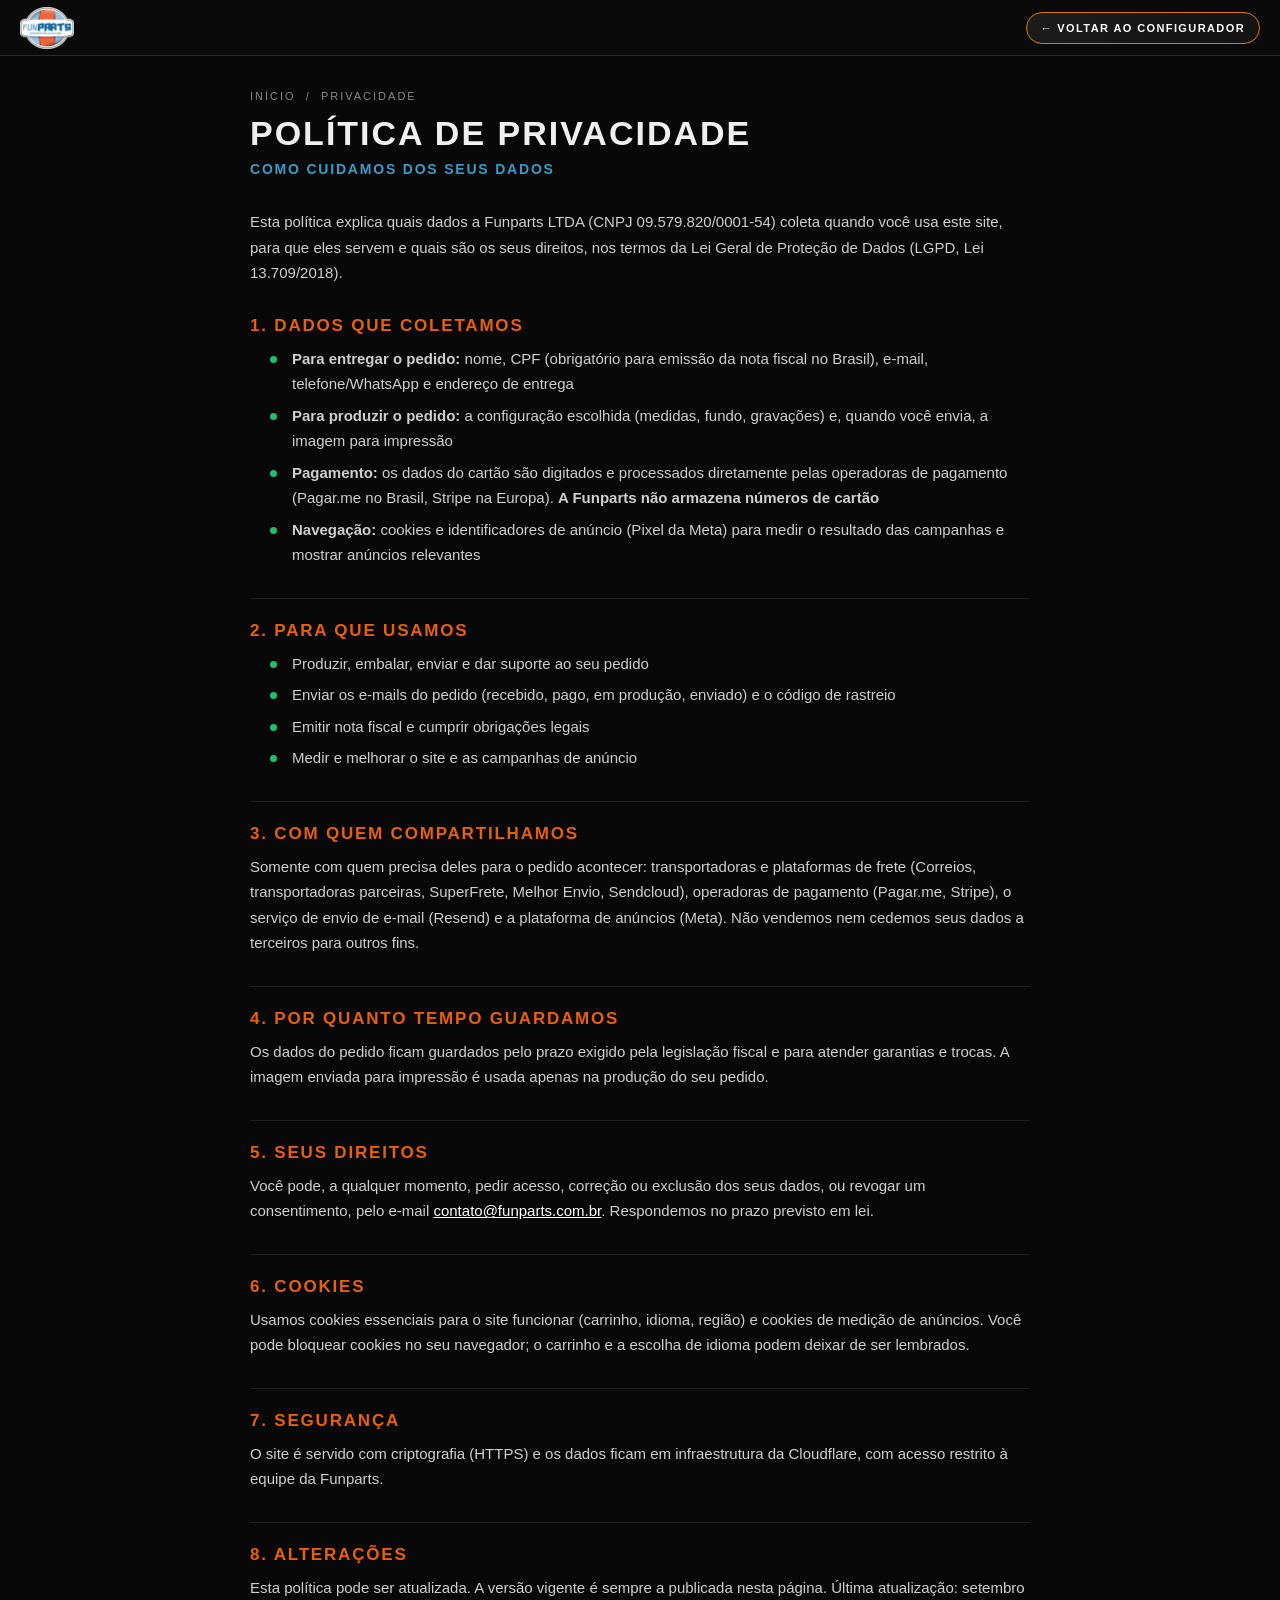
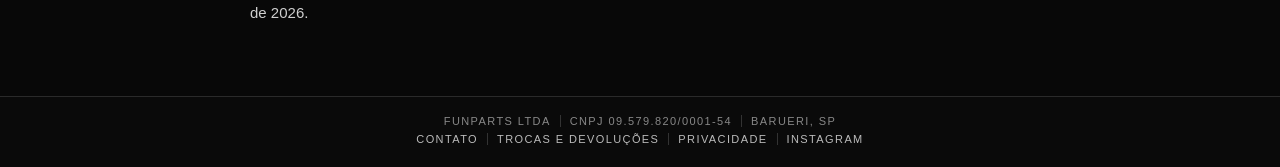
<file: privacidade.html>
<!DOCTYPE html>
<html lang="pt-BR">
<head>
<meta charset="UTF-8">
<meta name="viewport" content="width=device-width, initial-scale=1.0">
<title>Política de privacidade · Funparts</title>
<meta name="description" content="Política de privacidade da Funparts: quais dados coletamos para produzir e entregar seu pedido, com quem compartilhamos e seus direitos pela LGPD.">
<script>
/* 11/11/2026: a pagina segue o idioma e a regiao escolhidos no site (os mesmos fp_lang / fp_region).
   Pelo funparts.be, a 1a visita abre em frances, regiao Europa. Sem JavaScript: portugues, Brasil. */
(function(){
  var l='pt',r='BR',be=/(^|\.)funparts\.be$/i.test(location.hostname);
  try{
    var S=window.localStorage;
    if(be&&!S.getItem('fp_region')){ S.setItem('fp_region','EU'); S.setItem('fp_lang','fr'); }
    var a=S.getItem('fp_lang'),b=S.getItem('fp_region');
    if(a==='pt'||a==='en'||a==='es'||a==='fr') l=a;
    if(b==='EU'||b==='BR') r=b;
  }catch(e){ if(be){ l='fr'; r='EU'; } }
  var d=document.documentElement;
  d.setAttribute('data-fl',l); d.setAttribute('data-fr',r);
  d.lang={pt:'pt-BR',en:'en',es:'es',fr:'fr'}[l];
  var T={"pt": "Pol\u00edtica de privacidade", "en": "Privacy policy", "es": "Pol\u00edtica de privacidad", "fr": "Politique de confidentialit\u00e9"};
  try{ document.title=T[l]+' \u00b7 Funparts'; }catch(e){}
})();
</script>
<link rel="stylesheet" href="styles_1.css">

<style>
:root{--or2:#e07b00;--lar:#E8600A;--az:#3A9CC8}
html{scroll-behavior:smooth}
body{background:#080808;color:#F0F0F0;font-family:'Barlow',sans-serif;font-weight:300;margin:0;min-height:100vh;display:flex;flex-direction:column}
.ph{background:#0a0a0a;border-bottom:1px solid #2A2A2A;height:56px;display:flex;align-items:center;justify-content:space-between;padding:0 20px}
.ph img{height:42px;width:auto;display:block}
.ph a.volta{display:inline-flex;align-items:center;gap:7px;background:linear-gradient(135deg,#1c1c1c,#121212);border:1px solid var(--or2);color:#fff;text-decoration:none;font-family:'Barlow Condensed',sans-serif;font-size:11px;letter-spacing:1.4px;text-transform:uppercase;font-weight:700;padding:9px 14px;border-radius:999px;transition:all .2s}
.ph a.volta:hover{background:var(--or2)}
.pg{flex:1;width:100%;max-width:820px;margin:0 auto;padding:34px 20px 60px;box-sizing:border-box}
.crumb{font-family:'Barlow Condensed',sans-serif;font-size:11px;letter-spacing:2px;text-transform:uppercase;color:#888;margin-bottom:14px}
.crumb a{color:#888;text-decoration:none}.crumb a:hover{color:#fff}
h1{font-family:'Barlow Condensed',sans-serif;font-weight:700;font-size:34px;letter-spacing:2px;text-transform:uppercase;line-height:1.05;margin:0 0 6px}
.lead{color:var(--az);font-family:'Barlow Condensed',sans-serif;font-size:14px;letter-spacing:1.8px;text-transform:uppercase;font-weight:600;margin:0 0 28px}
h2{font-family:'Barlow Condensed',sans-serif;font-weight:700;font-size:17px;letter-spacing:1.8px;text-transform:uppercase;color:var(--lar);margin:30px 0 10px;padding-top:22px;border-top:1px solid #1e1e1e}
h2:first-of-type{border-top:none;padding-top:0}
p,li{font-size:15px;line-height:1.7;color:#cfcfcf;margin:0 0 10px}
ul{padding-left:20px;margin:0 0 12px}li{margin-bottom:6px}
.ok li{list-style:none;position:relative;padding-left:22px}.ok li:before{content:'';position:absolute;left:0;top:10px;width:7px;height:7px;border-radius:50%;background:#1FBE71}
.nao li:before{background:#D8483C}
.card{border:1px solid #2A2A2A;background:#141414;border-radius:12px;padding:20px 20px 18px;margin:0 0 14px}
.card .k{font-family:'Barlow Condensed',sans-serif;font-size:11px;letter-spacing:1.8px;text-transform:uppercase;color:#888;margin-bottom:6px}
.card .v{font-size:20px;font-weight:400;color:#fff;font-family:'Barlow Condensed',sans-serif;letter-spacing:.5px}
.card .v a{color:#fff;text-decoration:none}.card .v a:hover{color:var(--lar)}
.card .s{font-size:13px;color:#888;margin-top:4px}
.grid2{display:grid;grid-template-columns:1fr 1fr;gap:14px}@media(max-width:640px){.grid2{grid-template-columns:1fr}h1{font-size:28px}}
.btn{display:inline-flex;align-items:center;justify-content:center;gap:8px;background:var(--or2);color:#fff;text-decoration:none;font-family:'Barlow Condensed',sans-serif;font-weight:700;font-size:13.5px;letter-spacing:1.2px;text-transform:uppercase;padding:13px 22px;border-radius:8px;transition:background .2s}
.btn:hover{background:#c96a00}.btn.verde{background:linear-gradient(135deg,#0E8A4F,#1FBE71)}.btn.verde:hover{filter:brightness(1.08)}
.btn svg{width:16px;height:16px}
.aviso{border:1px solid #6a4a12;background:#241a06;color:#e8c37a;border-radius:8px;padding:12px 14px;font-size:13.5px;line-height:1.55}
.pf{border-top:1px solid #2A2A2A;background:#0a0a0a;padding:18px 20px 22px;font-family:'Barlow Condensed',sans-serif;font-size:11px;letter-spacing:1.4px;text-transform:uppercase;color:#888;text-align:center}
.pf .row{display:flex;flex-wrap:wrap;justify-content:center;gap:4px 0;margin-bottom:6px}.pf .row:last-child{margin-bottom:0}
.pf .row>*{padding:0 9px;border-left:1px solid #333}.pf .row>*:first-child{border-left:none}
.pf a{color:#bbb;text-decoration:none}.pf a:hover{color:#fff}

/* idiomas (PT/EN/ES/FR) e regiao (Brasil/Europa): so esconde o que nao e' do visitante */
html[data-fl="pt"] .lx:not(.l-pt),html[data-fl="en"] .lx:not(.l-en),html[data-fl="es"] .lx:not(.l-es),html[data-fl="fr"] .lx:not(.l-fr),html:not([data-fl]) .lx:not(.l-pt),
html[data-fr="BR"] .rx:not(.r-BR),html[data-fr="EU"] .rx:not(.r-EU),html:not([data-fr]) .rx:not(.r-BR){display:none!important}
</style>
</head>
<body>
<div class="ph">
  <a href="/" aria-label="Funparts"><img src="images/img_001.png" alt="Funparts"></a>
  <a class="volta" href="/"><span class="lx l-pt">&#8592; Voltar ao configurador</span><span class="lx l-en">&#8592; Back to the configurator</span><span class="lx l-es">&#8592; Volver al configurador</span><span class="lx l-fr">&#8592; Retour au configurateur</span></a>
</div>
<main class="pg">
<div class="lx l-pt">
  <div class="crumb"><a href="/">Início</a> &nbsp;/&nbsp; Privacidade</div>
  <h1>Política de privacidade</h1>
  <p class="lead">Como cuidamos dos seus dados</p>

<p class="rx r-BR">Esta política explica quais dados a Funparts LTDA (CNPJ 09.579.820/0001-54) coleta quando você usa este site, para que eles servem e quais são os seus direitos, nos termos da Lei Geral de Proteção de Dados (LGPD, Lei 13.709/2018).</p>
<p class="rx r-EU">Esta política explica quais dados a FUNPARTS EUROPE SRL (Place Abbé Renard 5, 1420 Braine-l'Alleud, Bélgica — n.º de empresa e IVA BE 1040.041.918), responsável pelo tratamento nas compras feitas na região Europa, coleta quando você usa este site, para que eles servem e quais são os seus direitos, nos termos do Regulamento Geral sobre a Proteção de Dados (RGPD, Regulamento (UE) 2016/679).</p>
<h2>1. Dados que coletamos</h2>
<ul class="ok"><li class="rx r-BR"><b>Para entregar o pedido:</b> nome, CPF (obrigatório para emissão da nota fiscal no Brasil), e-mail, telefone/WhatsApp e endereço de entrega</li><li class="rx r-EU"><b>Para entregar o pedido:</b> nome, e-mail, telefone/WhatsApp e endereço de entrega</li><li><b>Para produzir o pedido:</b> a configuração escolhida (medidas, fundo, gravações) e, quando você envia, a imagem para impressão</li><li><b>Pagamento:</b> os dados do cartão são digitados e processados diretamente pelas operadoras de pagamento (Pagar.me no Brasil, Stripe na Europa). <b>A Funparts não armazena números de cartão</b></li><li><b>Navegação:</b> cookies e identificadores de anúncio (Pixel da Meta) para medir o resultado das campanhas e mostrar anúncios relevantes</li></ul>
<h2>2. Para que usamos</h2>
<ul class="ok"><li>Produzir, embalar, enviar e dar suporte ao seu pedido</li><li>Enviar os e-mails do pedido (recebido, pago, em produção, enviado) e o código de rastreio</li><li class="rx r-BR">Emitir nota fiscal e cumprir obrigações legais</li><li class="rx r-EU">Emitir a fatura e cumprir obrigações legais</li><li>Medir e melhorar o site e as campanhas de anúncio</li></ul>
<p class="rx r-EU">Bases legais: a execução do contrato de compra (pedido, entrega e suporte), o cumprimento de obrigações legais (faturamento e contabilidade) e o nosso interesse legítimo em medir e melhorar o site e as campanhas.</p>
<h2>3. Com quem compartilhamos</h2>
<p>Somente com quem precisa deles para o pedido acontecer: transportadoras e plataformas de frete (Correios, transportadoras parceiras, SuperFrete, Melhor Envio, Sendcloud), operadoras de pagamento (Pagar.me, Stripe), o serviço de envio de e-mail (Resend) e a plataforma de anúncios (Meta). Não vendemos nem cedemos seus dados a terceiros para outros fins.</p>
<p class="rx r-EU">A loja europeia funciona na mesma plataforma da Funparts LTDA (Brasil), dona da marca, que presta suporte técnico e de produção e pode acessar os dados do pedido para esse fim. Alguns prestadores ficam fora do Espaço Econômico Europeu (Brasil, Estados Unidos); nesses casos a transferência é feita com as garantias previstas no RGPD (decisão de adequação ou cláusulas contratuais-tipo).</p>
<h2>4. Por quanto tempo guardamos</h2>
<p class="rx r-BR">Os dados do pedido ficam guardados pelo prazo exigido pela legislação fiscal e para atender garantias e trocas. A imagem enviada para impressão é usada apenas na produção do seu pedido.</p>
<p class="rx r-EU">Os dados do pedido ficam guardados pelo prazo exigido pela legislação fiscal e contábil belga e para atender a garantia legal. A imagem enviada para impressão é usada apenas na produção do seu pedido.</p>
<h2>5. Seus direitos</h2>
<p class="rx r-BR">Você pode, a qualquer momento, pedir acesso, correção ou exclusão dos seus dados, ou revogar um consentimento, pelo e-mail <a href="mailto:contato@funparts.com.br" style="color:#fff">contato@funparts.com.br</a>. Respondemos no prazo previsto em lei.</p>
<p class="rx r-EU">Você pode, a qualquer momento, pedir acesso, retificação, apagamento, limitação ou portabilidade dos seus dados, ou opor-se a um tratamento, pelo e-mail <a href="mailto:contact@funparts.eu" style="color:#fff">contact@funparts.eu</a>. Respondemos em até um mês. Você também pode apresentar reclamação à Autoridade de Proteção de Dados da Bélgica (<a href="https://www.autoriteprotectiondonnees.be" style="color:#fff" target="_blank" rel="noopener">autoriteprotectiondonnees.be</a>).</p>
<h2>6. Cookies</h2>
<p>Usamos cookies essenciais para o site funcionar (carrinho, idioma, região) e cookies de medição de anúncios. Você pode bloquear cookies no seu navegador; o carrinho e a escolha de idioma podem deixar de ser lembrados.</p>
<h2>7. Segurança</h2>
<p>O site é servido com criptografia (HTTPS) e os dados ficam em infraestrutura da Cloudflare, com acesso restrito à equipe da Funparts.</p>
<h2>8. Alterações</h2>
<p class="rx r-BR">Esta política pode ser atualizada. A versão vigente é sempre a publicada nesta página. Última atualização: setembro de 2026.</p>
<p class="rx r-EU">Esta política pode ser atualizada. A versão vigente é sempre a publicada nesta página. Última atualização: novembro de 2026.</p>
</div>
<div class="lx l-en">
  <div class="crumb"><a href="/">Home</a> &nbsp;/&nbsp; Privacy</div>
  <h1>Privacy policy</h1>
  <p class="lead">How we look after your data</p>

<p class="rx r-BR">This policy explains which data Funparts LTDA (CNPJ 09.579.820/0001-54) collects when you use this website, what it is used for and what your rights are, under Brazil's General Data Protection Law (LGPD, Law 13,709/2018).</p>
<p class="rx r-EU">This policy explains which data FUNPARTS EUROPE SRL (Place Abbé Renard 5, 1420 Braine-l'Alleud, Belgium — company and VAT no. BE 1040.041.918), the data controller for purchases made in the Europe region, collects when you use this website, what it is used for and what your rights are, under the General Data Protection Regulation (GDPR, Regulation (EU) 2016/679).</p>
<h2>1. Data we collect</h2>
<ul class="ok"><li class="rx r-BR"><b>To deliver the order:</b> name, CPF (the Brazilian tax number, required to issue the invoice in Brazil), email, phone/WhatsApp and delivery address</li><li class="rx r-EU"><b>To deliver the order:</b> name, email, phone/WhatsApp and delivery address</li><li><b>To produce the order:</b> the configuration you chose (sizes, background, engravings) and, when you send one, the image to be printed</li><li><b>Payment:</b> card details are entered and processed directly by the payment providers (Pagar.me in Brazil, Stripe in Europe). <b>Funparts does not store card numbers</b></li><li><b>Browsing:</b> cookies and advertising identifiers (Meta Pixel) to measure campaign results and show relevant ads</li></ul>
<h2>2. What we use it for</h2>
<ul class="ok"><li>To produce, pack, ship and support your order</li><li>To send the order emails (received, paid, in production, shipped) and the tracking code</li><li>To issue the invoice and comply with legal obligations</li><li>To measure and improve the website and the advertising campaigns</li></ul>
<p class="rx r-EU">Legal bases: performance of the sales contract (order, delivery and support), compliance with legal obligations (invoicing and accounting) and our legitimate interest in measuring and improving the website and the campaigns.</p>
<h2>3. Who we share it with</h2>
<p>Only with those who need the data for the order to happen: carriers and shipping platforms (Correios, partner carriers, SuperFrete, Melhor Envio, Sendcloud), payment providers (Pagar.me, Stripe), the email delivery service (Resend) and the advertising platform (Meta). We do not sell or pass your data on to third parties for any other purpose.</p>
<p class="rx r-EU">The European shop runs on the same platform as Funparts LTDA (Brazil), the owner of the brand, which provides technical and production support and may access order data for that purpose. Some providers are located outside the European Economic Area (Brazil, United States); in those cases the transfer is made with the safeguards required by the GDPR (adequacy decision or standard contractual clauses).</p>
<h2>4. How long we keep it</h2>
<p class="rx r-BR">Order data is kept for the period required by tax law and to handle guarantees and exchanges. The image sent for printing is used only to produce your order.</p>
<p class="rx r-EU">Order data is kept for the period required by Belgian tax and accounting law and to honour the legal guarantee. The image sent for printing is used only to produce your order.</p>
<h2>5. Your rights</h2>
<p class="rx r-BR">At any time you may ask to access, correct or delete your data, or withdraw a consent, by writing to <a href="mailto:contato@funparts.com.br" style="color:#fff">contato@funparts.com.br</a>. We reply within the period set by law.</p>
<p class="rx r-EU">At any time you may ask for access to, rectification, erasure, restriction or portability of your data, or object to a processing activity, by writing to <a href="mailto:contact@funparts.eu" style="color:#fff">contact@funparts.eu</a>. We reply within one month. You may also lodge a complaint with the Belgian Data Protection Authority (<a href="https://www.dataprotectionauthority.be" style="color:#fff" target="_blank" rel="noopener">dataprotectionauthority.be</a>).</p>
<h2>6. Cookies</h2>
<p>We use essential cookies for the website to work (cart, language, region) and advertising-measurement cookies. You can block cookies in your browser; the cart and your language choice may then no longer be remembered.</p>
<h2>7. Security</h2>
<p>The website is served with encryption (HTTPS) and the data is stored on Cloudflare infrastructure, with access restricted to the Funparts team.</p>
<h2>8. Changes</h2>
<p class="rx r-BR">This policy may be updated. The version in force is always the one published on this page. Last updated: September 2026.</p>
<p class="rx r-EU">This policy may be updated. The version in force is always the one published on this page. Last updated: November 2026.</p>
</div>
<div class="lx l-es">
  <div class="crumb"><a href="/">Inicio</a> &nbsp;/&nbsp; Privacidad</div>
  <h1>Política de privacidad</h1>
  <p class="lead">Cómo cuidamos tus datos</p>

<p class="rx r-BR">Esta política explica qué datos recoge Funparts LTDA (CNPJ 09.579.820/0001-54) cuando usas este sitio, para qué sirven y cuáles son tus derechos, conforme a la Ley General de Protección de Datos de Brasil (LGPD, Ley 13.709/2018).</p>
<p class="rx r-EU">Esta política explica qué datos recoge FUNPARTS EUROPE SRL (Place Abbé Renard 5, 1420 Braine-l'Alleud, Bélgica — n.º de empresa e IVA BE 1040.041.918), responsable del tratamiento en las compras realizadas en la región Europa, cuando usas este sitio, para qué sirven y cuáles son tus derechos, conforme al Reglamento General de Protección de Datos (RGPD, Reglamento (UE) 2016/679).</p>
<h2>1. Datos que recogemos</h2>
<ul class="ok"><li class="rx r-BR"><b>Para entregar el pedido:</b> nombre, CPF (número fiscal brasileño, obligatorio para emitir la factura en Brasil), correo electrónico, teléfono/WhatsApp y dirección de entrega</li><li class="rx r-EU"><b>Para entregar el pedido:</b> nombre, correo electrónico, teléfono/WhatsApp y dirección de entrega</li><li><b>Para fabricar el pedido:</b> la configuración elegida (medidas, fondo, grabados) y, cuando la envías, la imagen para imprimir</li><li><b>Pago:</b> los datos de la tarjeta se introducen y se procesan directamente en las pasarelas de pago (Pagar.me en Brasil, Stripe en Europa). <b>Funparts no almacena números de tarjeta</b></li><li><b>Navegación:</b> cookies e identificadores publicitarios (Píxel de Meta) para medir el resultado de las campañas y mostrar anuncios relevantes</li></ul>
<h2>2. Para qué los usamos</h2>
<ul class="ok"><li>Fabricar, embalar, enviar y dar soporte a tu pedido</li><li>Enviar los correos del pedido (recibido, pagado, en producción, enviado) y el código de seguimiento</li><li>Emitir la factura y cumplir las obligaciones legales</li><li>Medir y mejorar el sitio y las campañas publicitarias</li></ul>
<p class="rx r-EU">Bases jurídicas: la ejecución del contrato de compra (pedido, entrega y soporte), el cumplimiento de obligaciones legales (facturación y contabilidad) y nuestro interés legítimo en medir y mejorar el sitio y las campañas.</p>
<h2>3. Con quién los compartimos</h2>
<p>Solo con quienes los necesitan para que el pedido se lleve a cabo: transportistas y plataformas de envío (Correios, transportistas asociados, SuperFrete, Melhor Envio, Sendcloud), pasarelas de pago (Pagar.me, Stripe), el servicio de envío de correo electrónico (Resend) y la plataforma publicitaria (Meta). No vendemos ni cedemos tus datos a terceros para otros fines.</p>
<p class="rx r-EU">La tienda europea funciona en la misma plataforma que Funparts LTDA (Brasil), titular de la marca, que presta soporte técnico y de producción y puede acceder a los datos del pedido con ese fin. Algunos proveedores están fuera del Espacio Económico Europeo (Brasil, Estados Unidos); en esos casos la transferencia se realiza con las garantías previstas en el RGPD (decisión de adecuación o cláusulas contractuales tipo).</p>
<h2>4. Durante cuánto tiempo los conservamos</h2>
<p class="rx r-BR">Los datos del pedido se conservan durante el plazo exigido por la legislación fiscal y para atender garantías y cambios. La imagen enviada para imprimir se usa únicamente en la fabricación de tu pedido.</p>
<p class="rx r-EU">Los datos del pedido se conservan durante el plazo exigido por la legislación fiscal y contable belga y para atender la garantía legal. La imagen enviada para imprimir se usa únicamente en la fabricación de tu pedido.</p>
<h2>5. Tus derechos</h2>
<p class="rx r-BR">En cualquier momento puedes solicitar el acceso, la corrección o la eliminación de tus datos, o retirar un consentimiento, escribiendo a <a href="mailto:contato@funparts.com.br" style="color:#fff">contato@funparts.com.br</a>. Respondemos en el plazo previsto por la ley.</p>
<p class="rx r-EU">En cualquier momento puedes solicitar el acceso, la rectificación, la supresión, la limitación o la portabilidad de tus datos, u oponerte a un tratamiento, escribiendo a <a href="mailto:contact@funparts.eu" style="color:#fff">contact@funparts.eu</a>. Respondemos en el plazo de un mes. También puedes presentar una reclamación ante la Autoridad de Protección de Datos de Bélgica (<a href="https://www.autoriteprotectiondonnees.be" style="color:#fff" target="_blank" rel="noopener">autoriteprotectiondonnees.be</a>).</p>
<h2>6. Cookies</h2>
<p>Usamos cookies esenciales para que el sitio funcione (carrito, idioma, región) y cookies de medición publicitaria. Puedes bloquear las cookies en tu navegador; es posible que el carrito y el idioma elegido dejen de recordarse.</p>
<h2>7. Seguridad</h2>
<p>El sitio se sirve con cifrado (HTTPS) y los datos se guardan en la infraestructura de Cloudflare, con acceso restringido al equipo de Funparts.</p>
<h2>8. Cambios</h2>
<p class="rx r-BR">Esta política puede actualizarse. La versión vigente es siempre la publicada en esta página. Última actualización: septiembre de 2026.</p>
<p class="rx r-EU">Esta política puede actualizarse. La versión vigente es siempre la publicada en esta página. Última actualización: noviembre de 2026.</p>
</div>
<div class="lx l-fr">
  <div class="crumb"><a href="/">Accueil</a> &nbsp;/&nbsp; Confidentialité</div>
  <h1>Politique de confidentialité</h1>
  <p class="lead">Comment nous prenons soin de vos données</p>

<p class="rx r-BR">Cette politique explique quelles données Funparts LTDA (CNPJ 09.579.820/0001-54) collecte lorsque vous utilisez ce site, à quoi elles servent et quels sont vos droits, conformément à la loi générale brésilienne sur la protection des données (LGPD, loi 13.709/2018).</p>
<p class="rx r-EU">Cette politique explique quelles données FUNPARTS EUROPE SRL (Place Abbé Renard 5, 1420 Braine-l'Alleud, Belgique — n° d'entreprise et TVA BE 1040.041.918), responsable du traitement pour les achats effectués dans la région Europe, collecte lorsque vous utilisez ce site, à quoi elles servent et quels sont vos droits, conformément au Règlement général sur la protection des données (RGPD, règlement (UE) 2016/679).</p>
<h2>1. Données que nous collectons</h2>
<ul class="ok"><li class="rx r-BR"><b>Pour livrer la commande :</b> nom, CPF (numéro fiscal brésilien, obligatoire pour établir la facture au Brésil), e-mail, téléphone/WhatsApp et adresse de livraison</li><li class="rx r-EU"><b>Pour livrer la commande :</b> nom, e-mail, téléphone/WhatsApp et adresse de livraison</li><li><b>Pour fabriquer la commande :</b> la configuration choisie (dimensions, fond, gravures) et, lorsque vous en envoyez une, l'image à imprimer</li><li><b>Paiement :</b> les données de carte sont saisies et traitées directement par les prestataires de paiement (Pagar.me au Brésil, Stripe en Europe). <b>Funparts ne conserve aucun numéro de carte</b></li><li><b>Navigation :</b> cookies et identifiants publicitaires (Pixel Meta) pour mesurer le résultat des campagnes et afficher des annonces pertinentes</li></ul>
<h2>2. À quoi elles servent</h2>
<ul class="ok"><li>Fabriquer, emballer, expédier votre commande et en assurer le suivi</li><li>Envoyer les e-mails de la commande (reçue, payée, en fabrication, expédiée) et le numéro de suivi</li><li>Établir la facture et respecter nos obligations légales</li><li>Mesurer et améliorer le site et les campagnes publicitaires</li></ul>
<p class="rx r-EU">Bases juridiques : l'exécution du contrat de vente (commande, livraison et assistance), le respect d'obligations légales (facturation et comptabilité) et notre intérêt légitime à mesurer et améliorer le site et les campagnes.</p>
<h2>3. Avec qui nous les partageons</h2>
<p>Uniquement avec ceux qui en ont besoin pour que la commande aboutisse : transporteurs et plateformes d'expédition (Correios, transporteurs partenaires, SuperFrete, Melhor Envio, Sendcloud), prestataires de paiement (Pagar.me, Stripe), le service d'envoi d'e-mails (Resend) et la plateforme publicitaire (Meta). Nous ne vendons ni ne cédons vos données à des tiers à d'autres fins.</p>
<p class="rx r-EU">La boutique européenne fonctionne sur la même plateforme que Funparts LTDA (Brésil), titulaire de la marque, qui assure le support technique et de production et peut accéder aux données de commande à cette fin. Certains prestataires sont établis en dehors de l'Espace économique européen (Brésil, États-Unis) ; dans ces cas, le transfert est encadré par les garanties prévues par le RGPD (décision d'adéquation ou clauses contractuelles types).</p>
<h2>4. Combien de temps nous les conservons</h2>
<p class="rx r-BR">Les données de commande sont conservées pendant la durée exigée par la législation fiscale et pour traiter les garanties et les échanges. L'image envoyée pour impression sert uniquement à fabriquer votre commande.</p>
<p class="rx r-EU">Les données de commande sont conservées pendant la durée exigée par la législation fiscale et comptable belge et pour honorer la garantie légale. L'image envoyée pour impression sert uniquement à fabriquer votre commande.</p>
<h2>5. Vos droits</h2>
<p class="rx r-BR">Vous pouvez à tout moment demander l'accès à vos données, leur correction ou leur suppression, ou retirer un consentement, en écrivant à <a href="mailto:contato@funparts.com.br" style="color:#fff">contato@funparts.com.br</a>. Nous répondons dans le délai prévu par la loi.</p>
<p class="rx r-EU">Vous pouvez à tout moment demander l'accès à vos données, leur rectification, leur effacement, la limitation de leur traitement ou leur portabilité, ou vous opposer à un traitement, en écrivant à <a href="mailto:contact@funparts.eu" style="color:#fff">contact@funparts.eu</a>. Nous répondons dans un délai d'un mois. Vous pouvez également introduire une réclamation auprès de l'Autorité de protection des données (<a href="https://www.autoriteprotectiondonnees.be" style="color:#fff" target="_blank" rel="noopener">autoriteprotectiondonnees.be</a>).</p>
<h2>6. Cookies</h2>
<p>Nous utilisons des cookies essentiels au fonctionnement du site (panier, langue, région) et des cookies de mesure publicitaire. Vous pouvez bloquer les cookies dans votre navigateur ; le panier et la langue choisie pourraient alors ne plus être mémorisés.</p>
<h2>7. Sécurité</h2>
<p>Le site est servi avec chiffrement (HTTPS) et les données sont hébergées sur l'infrastructure de Cloudflare, avec un accès réservé à l'équipe Funparts.</p>
<h2>8. Modifications</h2>
<p class="rx r-BR">Cette politique peut être mise à jour. La version en vigueur est toujours celle publiée sur cette page. Dernière mise à jour : septembre 2026.</p>
<p class="rx r-EU">Cette politique peut être mise à jour. La version en vigueur est toujours celle publiée sur cette page. Dernière mise à jour : novembre 2026.</p>
</div>
</main>
<footer class="pf">
  <div class="row rx r-BR"><span>Funparts LTDA</span><span>CNPJ 09.579.820/0001-54</span><span>Barueri, SP</span></div>
  <div class="row rx r-EU"><span>FUNPARTS EUROPE SRL</span><span>TVA BE 1040.041.918</span><span>Braine-l'Alleud, Belgique</span></div>
  <div class="row"><a href="/contato"><span class="lx l-pt">Contato</span><span class="lx l-en">Contact</span><span class="lx l-es">Contacto</span><span class="lx l-fr">Contact</span></a><a href="/trocas-e-devolucoes"><span class="lx l-pt">Trocas e devoluções</span><span class="lx l-en">Returns &amp; exchanges</span><span class="lx l-es">Cambios y devoluciones</span><span class="lx l-fr">Retours et échanges</span></a><a href="/privacidade"><span class="lx l-pt">Privacidade</span><span class="lx l-en">Privacy</span><span class="lx l-es">Privacidad</span><span class="lx l-fr">Confidentialité</span></a><a href="https://instagram.com/funparts" target="_blank" rel="noopener">Instagram</a></div>
</footer>
</body>
</html>
</file>
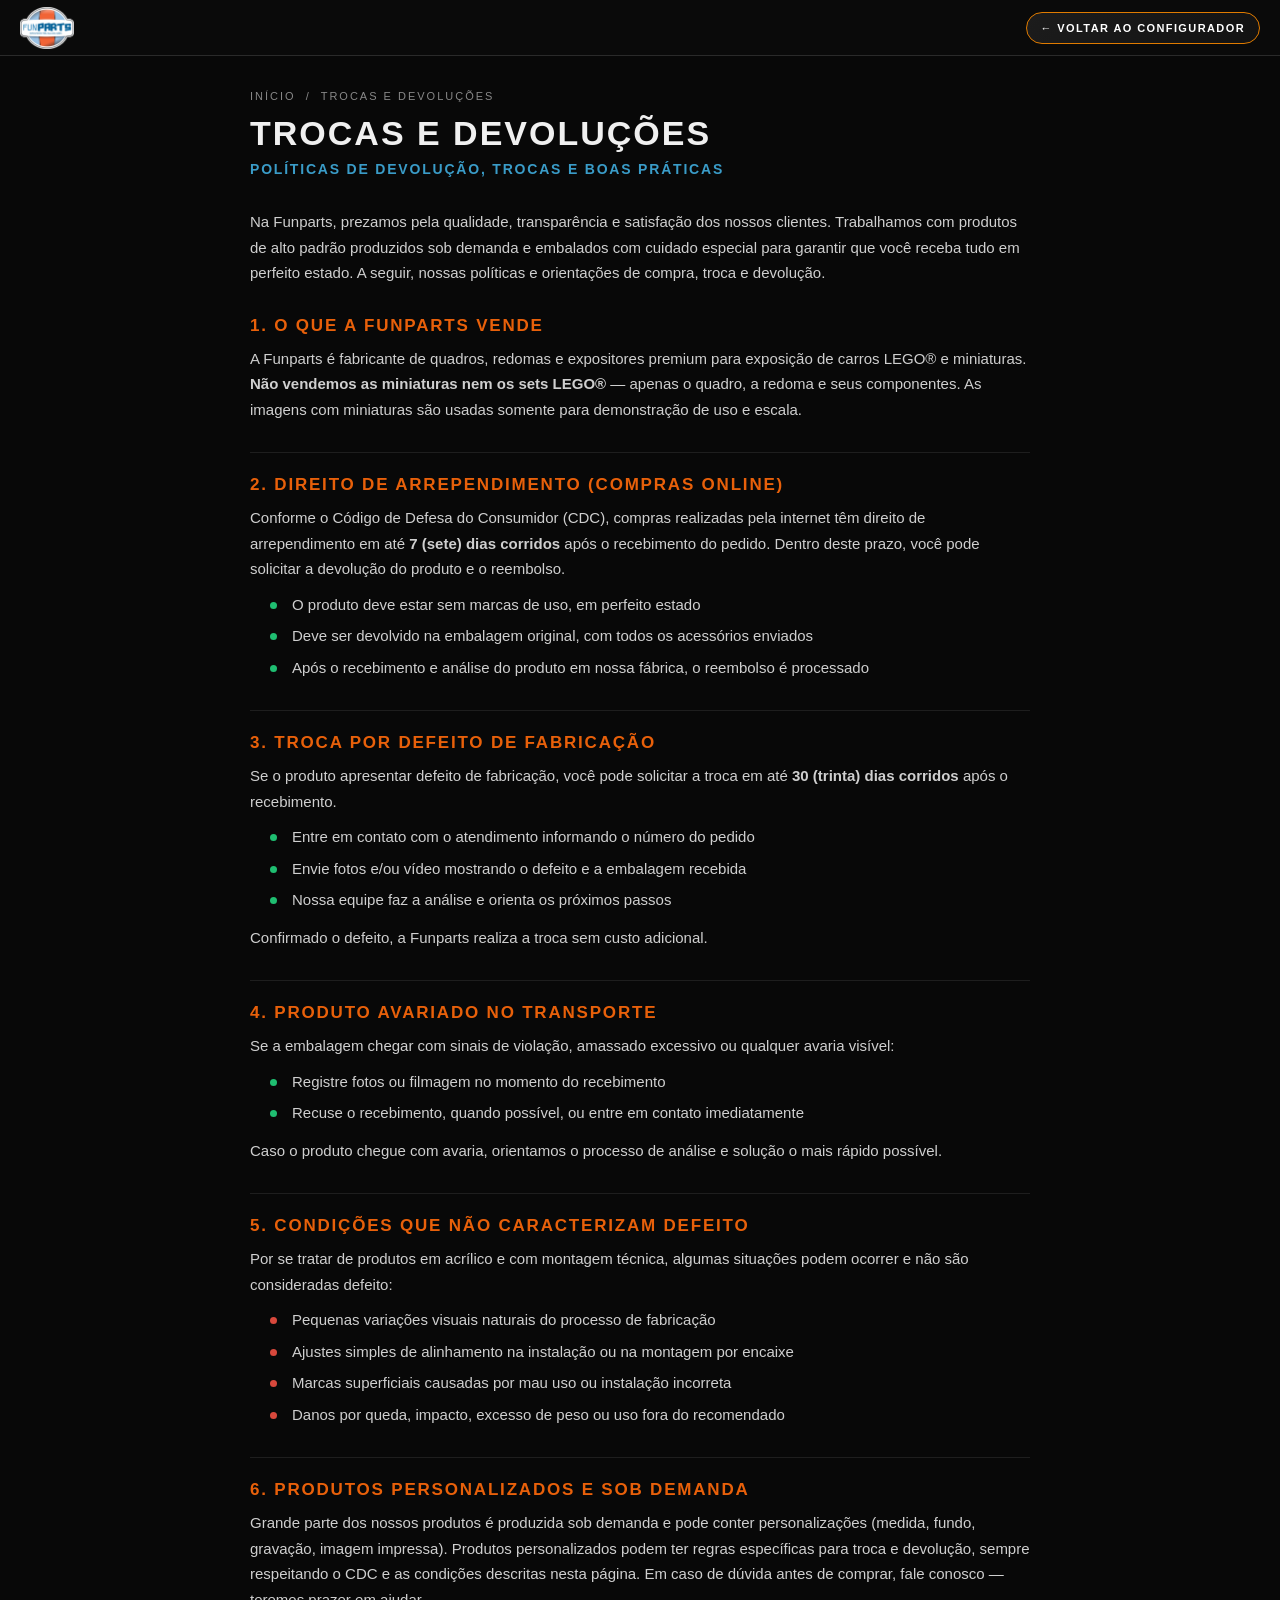
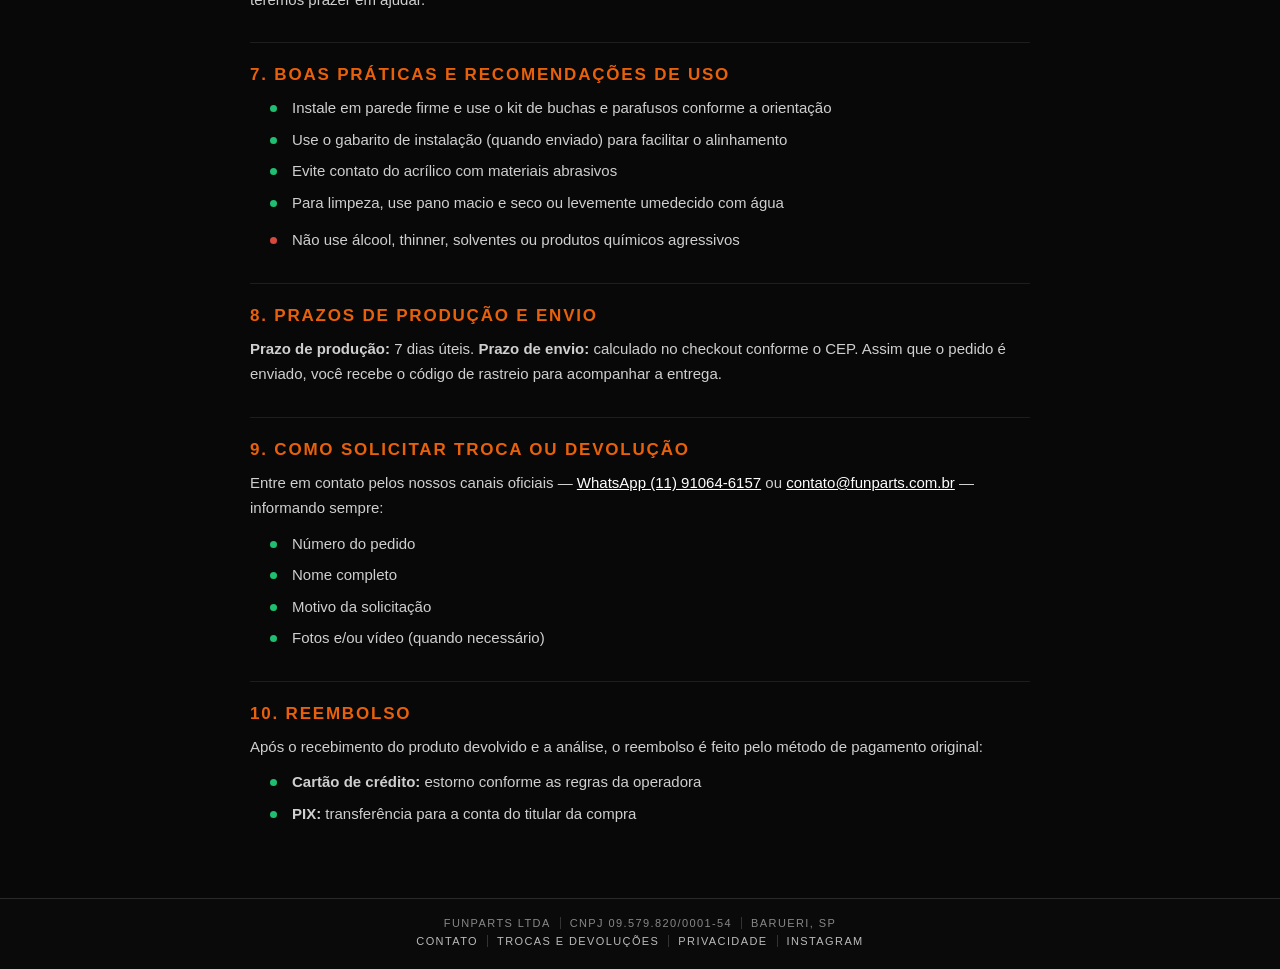
<file: trocas-e-devolucoes.html>
<!DOCTYPE html>
<html lang="pt-BR">
<head>
<meta charset="UTF-8">
<meta name="viewport" content="width=device-width, initial-scale=1.0">
<title>Trocas e devoluções · Funparts</title>
<meta name="description" content="Política de trocas e devoluções da Funparts: arrependimento em 7 dias, defeito de fabricação em 30 dias, avaria no transporte, prazos e reembolso.">
<script>
/* 11/11/2026: a pagina segue o idioma e a regiao escolhidos no site (os mesmos fp_lang / fp_region).
   Pelo funparts.be, a 1a visita abre em frances, regiao Europa. Sem JavaScript: portugues, Brasil. */
(function(){
  var l='pt',r='BR',be=/(^|\.)funparts\.be$/i.test(location.hostname);
  try{
    var S=window.localStorage;
    if(be&&!S.getItem('fp_region')){ S.setItem('fp_region','EU'); S.setItem('fp_lang','fr'); }
    var a=S.getItem('fp_lang'),b=S.getItem('fp_region');
    if(a==='pt'||a==='en'||a==='es'||a==='fr') l=a;
    if(b==='EU'||b==='BR') r=b;
  }catch(e){ if(be){ l='fr'; r='EU'; } }
  var d=document.documentElement;
  d.setAttribute('data-fl',l); d.setAttribute('data-fr',r);
  d.lang={pt:'pt-BR',en:'en',es:'es',fr:'fr'}[l];
  var T={"pt": "Trocas e devolu\u00e7\u00f5es", "en": "Returns and exchanges", "es": "Cambios y devoluciones", "fr": "Retours et \u00e9changes"};
  try{ document.title=T[l]+' \u00b7 Funparts'; }catch(e){}
})();
</script>
<link rel="stylesheet" href="styles_1.css">

<style>
:root{--or2:#e07b00;--lar:#E8600A;--az:#3A9CC8}
html{scroll-behavior:smooth}
body{background:#080808;color:#F0F0F0;font-family:'Barlow',sans-serif;font-weight:300;margin:0;min-height:100vh;display:flex;flex-direction:column}
.ph{background:#0a0a0a;border-bottom:1px solid #2A2A2A;height:56px;display:flex;align-items:center;justify-content:space-between;padding:0 20px}
.ph img{height:42px;width:auto;display:block}
.ph a.volta{display:inline-flex;align-items:center;gap:7px;background:linear-gradient(135deg,#1c1c1c,#121212);border:1px solid var(--or2);color:#fff;text-decoration:none;font-family:'Barlow Condensed',sans-serif;font-size:11px;letter-spacing:1.4px;text-transform:uppercase;font-weight:700;padding:9px 14px;border-radius:999px;transition:all .2s}
.ph a.volta:hover{background:var(--or2)}
.pg{flex:1;width:100%;max-width:820px;margin:0 auto;padding:34px 20px 60px;box-sizing:border-box}
.crumb{font-family:'Barlow Condensed',sans-serif;font-size:11px;letter-spacing:2px;text-transform:uppercase;color:#888;margin-bottom:14px}
.crumb a{color:#888;text-decoration:none}.crumb a:hover{color:#fff}
h1{font-family:'Barlow Condensed',sans-serif;font-weight:700;font-size:34px;letter-spacing:2px;text-transform:uppercase;line-height:1.05;margin:0 0 6px}
.lead{color:var(--az);font-family:'Barlow Condensed',sans-serif;font-size:14px;letter-spacing:1.8px;text-transform:uppercase;font-weight:600;margin:0 0 28px}
h2{font-family:'Barlow Condensed',sans-serif;font-weight:700;font-size:17px;letter-spacing:1.8px;text-transform:uppercase;color:var(--lar);margin:30px 0 10px;padding-top:22px;border-top:1px solid #1e1e1e}
h2:first-of-type{border-top:none;padding-top:0}
p,li{font-size:15px;line-height:1.7;color:#cfcfcf;margin:0 0 10px}
ul{padding-left:20px;margin:0 0 12px}li{margin-bottom:6px}
.ok li{list-style:none;position:relative;padding-left:22px}.ok li:before{content:'';position:absolute;left:0;top:10px;width:7px;height:7px;border-radius:50%;background:#1FBE71}
.nao li:before{background:#D8483C}
.card{border:1px solid #2A2A2A;background:#141414;border-radius:12px;padding:20px 20px 18px;margin:0 0 14px}
.card .k{font-family:'Barlow Condensed',sans-serif;font-size:11px;letter-spacing:1.8px;text-transform:uppercase;color:#888;margin-bottom:6px}
.card .v{font-size:20px;font-weight:400;color:#fff;font-family:'Barlow Condensed',sans-serif;letter-spacing:.5px}
.card .v a{color:#fff;text-decoration:none}.card .v a:hover{color:var(--lar)}
.card .s{font-size:13px;color:#888;margin-top:4px}
.grid2{display:grid;grid-template-columns:1fr 1fr;gap:14px}@media(max-width:640px){.grid2{grid-template-columns:1fr}h1{font-size:28px}}
.btn{display:inline-flex;align-items:center;justify-content:center;gap:8px;background:var(--or2);color:#fff;text-decoration:none;font-family:'Barlow Condensed',sans-serif;font-weight:700;font-size:13.5px;letter-spacing:1.2px;text-transform:uppercase;padding:13px 22px;border-radius:8px;transition:background .2s}
.btn:hover{background:#c96a00}.btn.verde{background:linear-gradient(135deg,#0E8A4F,#1FBE71)}.btn.verde:hover{filter:brightness(1.08)}
.btn svg{width:16px;height:16px}
.aviso{border:1px solid #6a4a12;background:#241a06;color:#e8c37a;border-radius:8px;padding:12px 14px;font-size:13.5px;line-height:1.55}
.pf{border-top:1px solid #2A2A2A;background:#0a0a0a;padding:18px 20px 22px;font-family:'Barlow Condensed',sans-serif;font-size:11px;letter-spacing:1.4px;text-transform:uppercase;color:#888;text-align:center}
.pf .row{display:flex;flex-wrap:wrap;justify-content:center;gap:4px 0;margin-bottom:6px}.pf .row:last-child{margin-bottom:0}
.pf .row>*{padding:0 9px;border-left:1px solid #333}.pf .row>*:first-child{border-left:none}
.pf a{color:#bbb;text-decoration:none}.pf a:hover{color:#fff}

/* idiomas (PT/EN/ES/FR) e regiao (Brasil/Europa): so esconde o que nao e' do visitante */
html[data-fl="pt"] .lx:not(.l-pt),html[data-fl="en"] .lx:not(.l-en),html[data-fl="es"] .lx:not(.l-es),html[data-fl="fr"] .lx:not(.l-fr),html:not([data-fl]) .lx:not(.l-pt),
html[data-fr="BR"] .rx:not(.r-BR),html[data-fr="EU"] .rx:not(.r-EU),html:not([data-fr]) .rx:not(.r-BR){display:none!important}
</style>
</head>
<body>
<div class="ph">
  <a href="/" aria-label="Funparts"><img src="images/img_001.png" alt="Funparts"></a>
  <a class="volta" href="/"><span class="lx l-pt">&#8592; Voltar ao configurador</span><span class="lx l-en">&#8592; Back to the configurator</span><span class="lx l-es">&#8592; Volver al configurador</span><span class="lx l-fr">&#8592; Retour au configurateur</span></a>
</div>
<main class="pg">
<div class="lx l-pt">
  <div class="crumb"><a href="/">Início</a> &nbsp;/&nbsp; Trocas e devoluções</div>
  <h1>Trocas e devoluções</h1>
  <p class="lead">Políticas de devolução, trocas e boas práticas</p>

<p>Na Funparts, prezamos pela qualidade, transparência e satisfação dos nossos clientes. Trabalhamos com produtos de alto padrão produzidos sob demanda e embalados com cuidado especial para garantir que você receba tudo em perfeito estado. A seguir, nossas políticas e orientações de compra, troca e devolução.</p>
<h2>1. O que a Funparts vende</h2>
<p>A Funparts é fabricante de quadros, redomas e expositores premium para exposição de carros LEGO® e miniaturas. <b>Não vendemos as miniaturas nem os sets LEGO®</b> — apenas o quadro, a redoma e seus componentes. As imagens com miniaturas são usadas somente para demonstração de uso e escala.</p>
<h2 class="rx r-BR">2. Direito de arrependimento (compras online)</h2>
<p class="rx r-BR">Conforme o Código de Defesa do Consumidor (CDC), compras realizadas pela internet têm direito de arrependimento em até <b>7 (sete) dias corridos</b> após o recebimento do pedido. Dentro deste prazo, você pode solicitar a devolução do produto e o reembolso.</p>
<ul class="ok rx r-BR"><li>O produto deve estar sem marcas de uso, em perfeito estado</li><li>Deve ser devolvido na embalagem original, com todos os acessórios enviados</li><li>Após o recebimento e análise do produto em nossa fábrica, o reembolso é processado</li></ul>
<h2 class="rx r-EU">2. Direito de desistência (14 dias)</h2>
<p class="rx r-EU">Nas compras feitas pela internet na União Europeia, você pode desistir da compra em até <b>14 (quatorze) dias corridos</b> a contar do recebimento do pedido, sem precisar justificar (Diretiva 2011/83/UE e Livro VI do Código de Direito Econômico belga).</p>
<ul class="ok rx r-EU"><li>Avise-nos dentro desse prazo pelo e-mail <a href="mailto:contact@funparts.eu" style="color:#fff">contact@funparts.eu</a>, com uma declaração clara de que deseja desistir — você pode usar o modelo no fim desta página</li><li>Envie o produto de volta em até 14 dias depois de nos avisar, na embalagem original e com todos os acessórios</li><li>O frete de devolução fica por conta do cliente</li><li>O produto deve voltar sem marcas de uso; o manuseio além do necessário para conferir a peça pode reduzir o valor reembolsado</li><li>O reembolso, incluindo o frete padrão pago no pedido, é feito em até 14 dias depois de recebermos o seu aviso; podemos aguardar a chegada do produto ou o comprovante de envio</li></ul>
<h2 class="rx r-BR">3. Troca por defeito de fabricação</h2>
<p class="rx r-BR">Se o produto apresentar defeito de fabricação, você pode solicitar a troca em até <b>30 (trinta) dias corridos</b> após o recebimento.</p>
<h2 class="rx r-EU">3. Garantia legal de 2 anos</h2>
<p class="rx r-EU">Todos os produtos têm a garantia legal de conformidade de <b>2 (dois) anos</b> a contar da entrega. Se o produto apresentar defeito de fabricação:</p>
<ul class="ok"><li>Entre em contato com o atendimento informando o número do pedido</li><li>Envie fotos e/ou vídeo mostrando o defeito e a embalagem recebida</li><li>Nossa equipe faz a análise e orienta os próximos passos</li></ul>
<p class="rx r-BR">Confirmado o defeito, a Funparts realiza a troca sem custo adicional.</p>
<p class="rx r-EU">Confirmado o defeito, a Funparts conserta ou substitui o produto sem custo para você; se isso não for possível, você tem direito à redução do preço ou ao reembolso.</p>
<h2>4. Produto avariado no transporte</h2>
<p>Se a embalagem chegar com sinais de violação, amassado excessivo ou qualquer avaria visível:</p>
<ul class="ok"><li>Registre fotos ou filmagem no momento do recebimento</li><li>Recuse o recebimento, quando possível, ou entre em contato imediatamente</li></ul>
<p>Caso o produto chegue com avaria, orientamos o processo de análise e solução o mais rápido possível.</p>
<h2>5. Condições que não caracterizam defeito</h2>
<p>Por se tratar de produtos em acrílico e com montagem técnica, algumas situações podem ocorrer e não são consideradas defeito:</p>
<ul class="ok nao"><li>Pequenas variações visuais naturais do processo de fabricação</li><li>Ajustes simples de alinhamento na instalação ou na montagem por encaixe</li><li>Marcas superficiais causadas por mau uso ou instalação incorreta</li><li>Danos por queda, impacto, excesso de peso ou uso fora do recomendado</li></ul>
<h2 class="rx r-BR">6. Produtos personalizados e sob demanda</h2>
<p class="rx r-BR">Grande parte dos nossos produtos é produzida sob demanda e pode conter personalizações (medida, fundo, gravação, imagem impressa). Produtos personalizados podem ter regras específicas para troca e devolução, sempre respeitando o CDC e as condições descritas nesta página. Em caso de dúvida antes de comprar, fale conosco — teremos prazer em ajudar.</p>
<h2 class="rx r-EU">6. Produtos sob medida e personalizados</h2>
<p class="rx r-EU">Redomas em medida especial e peças com gravação, imagem impressa ou arte criada para você são fabricadas segundo as suas especificações. Para esses produtos a lei europeia <b>não prevê o direito de desistência</b> (art. 16, alínea c, da Diretiva 2011/83/UE). A garantia legal de 2 anos e a solução para avaria no transporte continuam valendo normalmente. Em caso de dúvida antes de comprar, fale conosco — teremos prazer em ajudar.</p>
<h2>7. Boas práticas e recomendações de uso</h2>
<ul class="ok"><li>Instale em parede firme e use o kit de buchas e parafusos conforme a orientação</li><li>Use o gabarito de instalação (quando enviado) para facilitar o alinhamento</li><li>Evite contato do acrílico com materiais abrasivos</li><li>Para limpeza, use pano macio e seco ou levemente umedecido com água</li></ul>
<ul class="ok nao"><li>Não use álcool, thinner, solventes ou produtos químicos agressivos</li></ul>
<h2>8. Prazos de produção e envio</h2>
<p class="rx r-BR"><b>Prazo de produção:</b> 7 dias úteis. <b>Prazo de envio:</b> calculado no checkout conforme o CEP. Assim que o pedido é enviado, você recebe o código de rastreio para acompanhar a entrega.</p>
<p class="rx r-EU"><b>Prazo de produção:</b> 7 dias úteis. <b>Prazo de envio:</b> calculado no checkout conforme o código postal. Assim que o pedido é enviado, você recebe o código de rastreio para acompanhar a entrega.</p>
<h2>9. Como solicitar troca ou devolução</h2>
<p>Entre em contato pelos nossos canais oficiais — <span class="rx r-BR"><a href="https://wa.me/5511910646157" style="color:#fff">WhatsApp (11) 91064-6157</a></span><span class="rx r-EU"><a href="https://wa.me/32491900007" style="color:#fff">WhatsApp +32 491 90 00 07</a></span> ou <span class="rx r-BR"><a href="mailto:contato@funparts.com.br" style="color:#fff">contato@funparts.com.br</a></span><span class="rx r-EU"><a href="mailto:contact@funparts.eu" style="color:#fff">contact@funparts.eu</a></span> — informando sempre:</p>
<ul class="ok"><li>Número do pedido</li><li>Nome completo</li><li>Motivo da solicitação</li><li>Fotos e/ou vídeo (quando necessário)</li></ul>
<h2>10. Reembolso</h2>
<p class="rx r-BR">Após o recebimento do produto devolvido e a análise, o reembolso é feito pelo método de pagamento original:</p>
<ul class="ok rx r-BR"><li><b>Cartão de crédito:</b> estorno conforme as regras da operadora</li><li><b>PIX:</b> transferência para a conta do titular da compra</li></ul>
<p class="rx r-EU">O reembolso é feito pelo mesmo meio de pagamento usado na compra (cartão ou Bancontact), sem custo para você.</p>
<h2 class="rx r-EU">11. Modelo de formulário de desistência</h2>
<p class="rx r-EU">Preencha e envie este texto para <a href="mailto:contact@funparts.eu" style="color:#fff">contact@funparts.eu</a> somente se quiser desistir da compra:</p>
<div class="card rx r-EU"><div class="s" style="font-size:14px;line-height:1.8;color:#cfcfcf;margin:0">À atenção de FUNPARTS EUROPE SRL, Place Abbé Renard 5, 1420 Braine-l'Alleud, Bélgica — contact@funparts.eu<br>Comunico que desisto do contrato de compra do(s) seguinte(s) produto(s): ___________<br>Pedido nº FP-________ · recebido em ___/___/______<br>Nome do consumidor: ___________<br>Endereço do consumidor: ___________<br>Data: ___/___/______</div></div>
<h2 class="rx r-EU">12. Se não chegarmos a um acordo</h2>
<p class="rx r-EU">Queremos resolver tudo diretamente com você. Se ainda assim não houver acordo, você pode recorrer ao Serviço de Mediação para o Consumidor da Bélgica (<a href="https://www.mediationconsommateur.be" style="color:#fff" target="_blank" rel="noopener">mediationconsommateur.be</a>). Estas condições não limitam os direitos que a lei garante ao consumidor.</p>
</div>
<div class="lx l-en">
  <div class="crumb"><a href="/">Home</a> &nbsp;/&nbsp; Returns and exchanges</div>
  <h1>Returns and exchanges</h1>
  <p class="lead">Return and exchange policies and good practice</p>

<p>At Funparts we care about quality, transparency and the satisfaction of our customers. We work with high-end products made to order and packed with special care, so that everything reaches you in perfect condition. Below are our policies and guidelines for purchases, exchanges and returns.</p>
<h2>1. What Funparts sells</h2>
<p>Funparts manufactures premium frames, display cases and stands for displaying LEGO® cars and model cars. <b>We do not sell the model cars or the LEGO® sets</b> — only the frame, the display case and their components. Images showing model cars are used solely to demonstrate use and scale.</p>
<h2 class="rx r-BR">2. Right of withdrawal (online purchases)</h2>
<p class="rx r-BR">Under Brazil's Consumer Protection Code (CDC), purchases made online can be cancelled within <b>7 (seven) calendar days</b> of receiving the order. Within this period you may ask to return the product and receive a refund.</p>
<ul class="ok rx r-BR"><li>The product must show no signs of use and be in perfect condition</li><li>It must be returned in its original packaging, with all the accessories supplied</li><li>Once the product has been received and inspected at our factory, the refund is processed</li></ul>
<h2 class="rx r-EU">2. Right of withdrawal (14 days)</h2>
<p class="rx r-EU">For online purchases in the European Union, you may withdraw from your purchase within <b>14 (fourteen) calendar days</b> of receiving your order, without giving any reason (Directive 2011/83/EU and Book VI of the Belgian Code of Economic Law).</p>
<ul class="ok rx r-EU"><li>Tell us within that period by email at <a href="mailto:contact@funparts.eu" style="color:#fff">contact@funparts.eu</a>, with a clear statement that you wish to withdraw — you can use the model form at the end of this page</li><li>Send the product back within 14 days of notifying us, in its original packaging and with all accessories</li><li>The cost of return shipping is borne by the customer</li><li>The product must come back with no signs of use; handling beyond what is needed to check the piece may reduce the amount refunded</li><li>The refund, including the standard delivery cost paid with the order, is made within 14 days of receiving your notice; we may wait until the product arrives or until you send proof of shipment</li></ul>
<h2 class="rx r-BR">3. Exchange for manufacturing defects</h2>
<p class="rx r-BR">If the product has a manufacturing defect, you can request an exchange within <b>30 (thirty) calendar days</b> of receipt.</p>
<h2 class="rx r-EU">3. 2-year legal guarantee</h2>
<p class="rx r-EU">All products are covered by the legal guarantee of conformity for <b>2 (two) years</b> from delivery. If the product has a manufacturing defect:</p>
<ul class="ok"><li>Contact customer service with your order number</li><li>Send photos and/or a video showing the defect and the packaging as received</li><li>Our team reviews the case and guides you through the next steps</li></ul>
<p class="rx r-BR">Once the defect is confirmed, Funparts replaces the product at no extra cost.</p>
<p class="rx r-EU">Once the defect is confirmed, Funparts repairs or replaces the product at no cost to you; if that is not possible, you are entitled to a price reduction or a refund.</p>
<h2>4. Product damaged in transit</h2>
<p>If the packaging arrives with signs of tampering, heavy crushing or any visible damage:</p>
<ul class="ok"><li>Take photos or a video at the moment of delivery</li><li>Refuse the delivery when possible, or contact us immediately</li></ul>
<p>If the product arrives damaged, we guide you through the review and solve it as quickly as possible.</p>
<h2>5. What is not considered a defect</h2>
<p>Because these are acrylic products with technical assembly, some situations may occur that are not considered defects:</p>
<ul class="ok nao"><li>Small visual variations that are natural to the manufacturing process</li><li>Simple alignment adjustments during installation or snap-fit assembly</li><li>Surface marks caused by misuse or incorrect installation</li><li>Damage from drops, impact, excess weight or use outside the recommendations</li></ul>
<h2 class="rx r-BR">6. Personalised and made-to-order products</h2>
<p class="rx r-BR">Most of our products are made to order and may include personalisation (size, background, engraving, printed image). Personalised products may have specific rules for exchanges and returns, always in compliance with the CDC and the conditions described on this page. If you have any questions before buying, talk to us — we will be glad to help.</p>
<h2 class="rx r-EU">6. Made-to-measure and personalised products</h2>
<p class="rx r-EU">Display cases in custom sizes and pieces with engraving, a printed image or artwork created for you are made to your specifications. For these products European law provides <b>no right of withdrawal</b> (Article 16(c) of Directive 2011/83/EU). The 2-year legal guarantee and the solution for transit damage continue to apply as usual. If you have any questions before buying, talk to us — we will be glad to help.</p>
<h2>7. Good practice and care</h2>
<ul class="ok"><li>Install on a solid wall and use the wall-plug and screw kit as instructed</li><li>Use the installation template (when supplied) to make alignment easier</li><li>Keep the acrylic away from abrasive materials</li><li>To clean, use a soft cloth, dry or slightly dampened with water</li></ul>
<ul class="ok nao"><li>Do not use alcohol, thinner, solvents or harsh chemicals</li></ul>
<h2>8. Production and shipping times</h2>
<p><b>Production time:</b> 7 business days. <b>Shipping time:</b> calculated at checkout according to your postal code. As soon as the order ships, you receive the tracking code to follow the delivery.</p>
<h2>9. How to request an exchange or return</h2>
<p>Contact us through our official channels — <span class="rx r-BR"><a href="https://wa.me/5511910646157" style="color:#fff">WhatsApp +55 11 91064-6157</a></span><span class="rx r-EU"><a href="https://wa.me/32491900007" style="color:#fff">WhatsApp +32 491 90 00 07</a></span> or <span class="rx r-BR"><a href="mailto:contato@funparts.com.br" style="color:#fff">contato@funparts.com.br</a></span><span class="rx r-EU"><a href="mailto:contact@funparts.eu" style="color:#fff">contact@funparts.eu</a></span> — always stating:</p>
<ul class="ok"><li>Order number</li><li>Full name</li><li>Reason for the request</li><li>Photos and/or video (when needed)</li></ul>
<h2>10. Refund</h2>
<p class="rx r-BR">After the returned product has been received and inspected, the refund is made through the original payment method:</p>
<ul class="ok rx r-BR"><li><b>Credit card:</b> reversal according to the card issuer's rules</li><li><b>PIX:</b> transfer to the account of the purchaser</li></ul>
<p class="rx r-EU">Refunds are made to the same means of payment used for the purchase (card or Bancontact), at no cost to you.</p>
<h2 class="rx r-EU">11. Model withdrawal form</h2>
<p class="rx r-EU">Complete and send this text to <a href="mailto:contact@funparts.eu" style="color:#fff">contact@funparts.eu</a> only if you wish to withdraw from your purchase:</p>
<div class="card rx r-EU"><div class="s" style="font-size:14px;line-height:1.8;color:#cfcfcf;margin:0">To FUNPARTS EUROPE SRL, Place Abbé Renard 5, 1420 Braine-l'Alleud, Belgium — contact@funparts.eu<br>I hereby give notice that I withdraw from my contract of sale of the following product(s): ___________<br>Order no. FP-________ · received on ___/___/______<br>Name of consumer: ___________<br>Address of consumer: ___________<br>Date: ___/___/______</div></div>
<h2 class="rx r-EU">12. If we cannot reach an agreement</h2>
<p class="rx r-EU">We want to solve everything directly with you. If we still cannot agree, you may contact the Belgian Consumer Mediation Service (<a href="https://www.mediationconsommateur.be" style="color:#fff" target="_blank" rel="noopener">mediationconsommateur.be</a>). These conditions do not limit the rights the law grants to consumers.</p>
</div>
<div class="lx l-es">
  <div class="crumb"><a href="/">Inicio</a> &nbsp;/&nbsp; Cambios y devoluciones</div>
  <h1>Cambios y devoluciones</h1>
  <p class="lead">Políticas de devolución, cambios y buenas prácticas</p>

<p>En Funparts cuidamos la calidad, la transparencia y la satisfacción de nuestros clientes. Trabajamos con productos de alta gama fabricados bajo pedido y embalados con especial cuidado para que todo llegue en perfecto estado. A continuación encontrarás nuestras políticas y recomendaciones de compra, cambio y devolución.</p>
<h2>1. Qué vende Funparts</h2>
<p>Funparts fabrica cuadros, vitrinas y expositores premium para exponer coches LEGO® y miniaturas. <b>No vendemos las miniaturas ni los sets LEGO®</b>: solo el cuadro, la vitrina y sus componentes. Las imágenes con miniaturas se usan únicamente para mostrar el uso y la escala.</p>
<h2 class="rx r-BR">2. Derecho de desistimiento (compras online)</h2>
<p class="rx r-BR">Según el Código de Defensa del Consumidor de Brasil (CDC), las compras realizadas por internet pueden cancelarse en un plazo de <b>7 (siete) días naturales</b> desde la recepción del pedido. Dentro de ese plazo puedes solicitar la devolución del producto y el reembolso.</p>
<ul class="ok rx r-BR"><li>El producto debe estar sin señales de uso y en perfecto estado</li><li>Debe devolverse en su embalaje original, con todos los accesorios enviados</li><li>Una vez recibido y revisado el producto en nuestra fábrica, se tramita el reembolso</li></ul>
<h2 class="rx r-EU">2. Derecho de desistimiento (14 días)</h2>
<p class="rx r-EU">En las compras por internet dentro de la Unión Europea puedes desistir de la compra en un plazo de <b>14 (catorce) días naturales</b> desde la recepción del pedido, sin necesidad de justificarlo (Directiva 2011/83/UE y Libro VI del Código de Derecho Económico belga).</p>
<ul class="ok rx r-EU"><li>Avísanos dentro de ese plazo por correo electrónico a <a href="mailto:contact@funparts.eu" style="color:#fff">contact@funparts.eu</a>, con una declaración clara de que deseas desistir; puedes usar el modelo que aparece al final de esta página</li><li>Envía el producto de vuelta en un plazo de 14 días desde tu aviso, en su embalaje original y con todos los accesorios</li><li>El coste del envío de devolución corre por cuenta del cliente</li><li>El producto debe volver sin señales de uso; una manipulación que vaya más allá de lo necesario para comprobar la pieza puede reducir el importe reembolsado</li><li>El reembolso, incluido el envío estándar pagado en el pedido, se realiza en un plazo de 14 días desde que recibimos tu aviso; podemos esperar a recibir el producto o el justificante de envío</li></ul>
<h2 class="rx r-BR">3. Cambio por defecto de fabricación</h2>
<p class="rx r-BR">Si el producto presenta un defecto de fabricación, puedes solicitar el cambio en un plazo de <b>30 (treinta) días naturales</b> desde la recepción.</p>
<h2 class="rx r-EU">3. Garantía legal de 2 años</h2>
<p class="rx r-EU">Todos los productos cuentan con la garantía legal de conformidad de <b>2 (dos) años</b> desde la entrega. Si el producto presenta un defecto de fabricación:</p>
<ul class="ok"><li>Ponte en contacto con atención al cliente indicando el número de pedido</li><li>Envía fotos y/o un vídeo que muestren el defecto y el embalaje recibido</li><li>Nuestro equipo analiza el caso y te indica los siguientes pasos</li></ul>
<p class="rx r-BR">Confirmado el defecto, Funparts realiza el cambio sin coste adicional.</p>
<p class="rx r-EU">Confirmado el defecto, Funparts repara o sustituye el producto sin coste para ti; si no fuera posible, tienes derecho a una rebaja del precio o al reembolso.</p>
<h2>4. Producto dañado en el transporte</h2>
<p>Si el embalaje llega con señales de manipulación, muy aplastado o con cualquier daño visible:</p>
<ul class="ok"><li>Haz fotos o graba un vídeo en el momento de la entrega</li><li>Rechaza la entrega cuando sea posible, o ponte en contacto con nosotros de inmediato</li></ul>
<p>Si el producto llega dañado, te guiamos en la revisión y lo resolvemos lo antes posible.</p>
<h2>5. Situaciones que no se consideran defecto</h2>
<p>Al tratarse de productos de acrílico con montaje técnico, pueden darse algunas situaciones que no se consideran defecto:</p>
<ul class="ok nao"><li>Pequeñas variaciones visuales propias del proceso de fabricación</li><li>Ajustes sencillos de alineación en la instalación o en el montaje por encaje</li><li>Marcas superficiales causadas por un mal uso o una instalación incorrecta</li><li>Daños por caída, impacto, exceso de peso o uso distinto del recomendado</li></ul>
<h2 class="rx r-BR">6. Productos personalizados y bajo pedido</h2>
<p class="rx r-BR">Gran parte de nuestros productos se fabrica bajo pedido y puede incluir personalizaciones (medida, fondo, grabado, imagen impresa). Los productos personalizados pueden tener reglas específicas de cambio y devolución, siempre respetando el CDC y las condiciones descritas en esta página. Si tienes dudas antes de comprar, escríbenos: estaremos encantados de ayudarte.</p>
<h2 class="rx r-EU">6. Productos a medida y personalizados</h2>
<p class="rx r-EU">Las vitrinas en medidas especiales y las piezas con grabado, imagen impresa o diseño creado para ti se fabrican según tus especificaciones. Para estos productos la legislación europea <b>no prevé el derecho de desistimiento</b> (artículo 16, letra c, de la Directiva 2011/83/UE). La garantía legal de 2 años y la solución por daños en el transporte siguen aplicándose con normalidad. Si tienes dudas antes de comprar, escríbenos: estaremos encantados de ayudarte.</p>
<h2>7. Buenas prácticas y recomendaciones de uso</h2>
<ul class="ok"><li>Instálalo en una pared firme y usa el kit de tacos y tornillos según las indicaciones</li><li>Usa la plantilla de instalación (cuando se incluye) para facilitar la alineación</li><li>Evita el contacto del acrílico con materiales abrasivos</li><li>Para limpiarlo, usa un paño suave, seco o ligeramente humedecido con agua</li></ul>
<ul class="ok nao"><li>No uses alcohol, disolvente ni productos químicos agresivos</li></ul>
<h2>8. Plazos de producción y envío</h2>
<p><b>Plazo de producción:</b> 7 días hábiles. <b>Plazo de envío:</b> se calcula en el checkout según tu código postal. En cuanto se envía el pedido, recibes el código de seguimiento para acompañar la entrega.</p>
<h2>9. Cómo solicitar un cambio o una devolución</h2>
<p>Ponte en contacto por nuestros canales oficiales — <span class="rx r-BR"><a href="https://wa.me/5511910646157" style="color:#fff">WhatsApp +55 11 91064-6157</a></span><span class="rx r-EU"><a href="https://wa.me/32491900007" style="color:#fff">WhatsApp +32 491 90 00 07</a></span> o <span class="rx r-BR"><a href="mailto:contato@funparts.com.br" style="color:#fff">contato@funparts.com.br</a></span><span class="rx r-EU"><a href="mailto:contact@funparts.eu" style="color:#fff">contact@funparts.eu</a></span> — indicando siempre:</p>
<ul class="ok"><li>Número de pedido</li><li>Nombre completo</li><li>Motivo de la solicitud</li><li>Fotos y/o vídeo (cuando sea necesario)</li></ul>
<h2>10. Reembolso</h2>
<p class="rx r-BR">Una vez recibido y revisado el producto devuelto, el reembolso se realiza por el método de pago original:</p>
<ul class="ok rx r-BR"><li><b>Tarjeta de crédito:</b> anulación del cargo según las reglas de la entidad emisora</li><li><b>PIX:</b> transferencia a la cuenta del titular de la compra</li></ul>
<p class="rx r-EU">El reembolso se realiza por el mismo medio de pago utilizado en la compra (tarjeta o Bancontact), sin coste para ti.</p>
<h2 class="rx r-EU">11. Modelo de formulario de desistimiento</h2>
<p class="rx r-EU">Rellena y envía este texto a <a href="mailto:contact@funparts.eu" style="color:#fff">contact@funparts.eu</a> solo si deseas desistir de la compra:</p>
<div class="card rx r-EU"><div class="s" style="font-size:14px;line-height:1.8;color:#cfcfcf;margin:0">A la atención de FUNPARTS EUROPE SRL, Place Abbé Renard 5, 1420 Braine-l'Alleud, Bélgica — contact@funparts.eu<br>Por la presente comunico que desisto del contrato de venta del siguiente producto o productos: ___________<br>Pedido n.º FP-________ · recibido el ___/___/______<br>Nombre del consumidor: ___________<br>Dirección del consumidor: ___________<br>Fecha: ___/___/______</div></div>
<h2 class="rx r-EU">12. Si no llegamos a un acuerdo</h2>
<p class="rx r-EU">Queremos resolverlo todo directamente contigo. Si aun así no hay acuerdo, puedes acudir al Servicio de Mediación para el Consumidor de Bélgica (<a href="https://www.mediationconsommateur.be" style="color:#fff" target="_blank" rel="noopener">mediationconsommateur.be</a>). Estas condiciones no limitan los derechos que la ley reconoce al consumidor.</p>
</div>
<div class="lx l-fr">
  <div class="crumb"><a href="/">Accueil</a> &nbsp;/&nbsp; Retours et échanges</div>
  <h1>Retours et échanges</h1>
  <p class="lead">Politiques de retour, d'échange et bonnes pratiques</p>

<p>Chez Funparts, nous attachons une grande importance à la qualité, à la transparence et à la satisfaction de nos clients. Nous travaillons avec des produits haut de gamme, fabriqués à la commande et emballés avec un soin particulier afin que tout vous parvienne en parfait état. Vous trouverez ci-dessous nos politiques et recommandations en matière d'achat, d'échange et de retour.</p>
<h2>1. Ce que vend Funparts</h2>
<p>Funparts fabrique des cadres, des vitrines et des présentoirs premium pour exposer des voitures LEGO® et des miniatures. <b>Nous ne vendons ni les miniatures ni les sets LEGO®</b> — uniquement le cadre, la vitrine et leurs composants. Les images montrant des miniatures servent seulement à illustrer l'utilisation et l'échelle.</p>
<h2 class="rx r-BR">2. Droit de rétractation (achats en ligne)</h2>
<p class="rx r-BR">Conformément au Code brésilien de défense du consommateur (CDC), les achats effectués sur internet peuvent être annulés dans un délai de <b>7 (sept) jours calendrier</b> à compter de la réception de la commande. Pendant ce délai, vous pouvez demander le retour du produit et son remboursement.</p>
<ul class="ok rx r-BR"><li>Le produit doit être sans trace d'utilisation et en parfait état</li><li>Il doit être renvoyé dans son emballage d'origine, avec tous les accessoires fournis</li><li>Après réception et contrôle du produit dans notre atelier, le remboursement est effectué</li></ul>
<h2 class="rx r-EU">2. Droit de rétractation (14 jours)</h2>
<p class="rx r-EU">Pour les achats en ligne dans l'Union européenne, vous pouvez vous rétracter dans un délai de <b>14 (quatorze) jours calendrier</b> à compter de la réception de votre commande, sans avoir à motiver votre décision (directive 2011/83/UE et livre VI du Code de droit économique belge).</p>
<ul class="ok rx r-EU"><li>Informez-nous dans ce délai par e-mail à <a href="mailto:contact@funparts.eu" style="color:#fff">contact@funparts.eu</a>, par une déclaration claire de votre volonté de vous rétracter — vous pouvez utiliser le modèle figurant en bas de cette page</li><li>Renvoyez le produit dans les 14 jours suivant votre notification, dans son emballage d'origine et avec tous les accessoires</li><li>Les frais de renvoi sont à la charge du client</li><li>Le produit doit revenir sans trace d'utilisation ; des manipulations allant au-delà de ce qui est nécessaire pour vérifier la pièce peuvent réduire le montant remboursé</li><li>Le remboursement, frais de livraison standard de la commande compris, est effectué dans les 14 jours suivant la réception de votre notification ; nous pouvons attendre d'avoir reçu le produit ou une preuve d'expédition</li></ul>
<h2 class="rx r-BR">3. Échange pour défaut de fabrication</h2>
<p class="rx r-BR">Si le produit présente un défaut de fabrication, vous pouvez demander son échange dans un délai de <b>30 (trente) jours calendrier</b> après réception.</p>
<h2 class="rx r-EU">3. Garantie légale de 2 ans</h2>
<p class="rx r-EU">Tous les produits bénéficient de la garantie légale de conformité de <b>2 (deux) ans</b> à compter de la livraison. Si le produit présente un défaut de fabrication :</p>
<ul class="ok"><li>Contactez notre service client en indiquant le numéro de commande</li><li>Envoyez des photos et/ou une vidéo montrant le défaut et l'emballage reçu</li><li>Notre équipe analyse le dossier et vous indique la marche à suivre</li></ul>
<p class="rx r-BR">Une fois le défaut confirmé, Funparts procède à l'échange sans frais supplémentaires.</p>
<p class="rx r-EU">Une fois le défaut confirmé, Funparts répare ou remplace le produit sans frais pour vous ; si cela n'est pas possible, vous avez droit à une réduction du prix ou au remboursement.</p>
<h2>4. Produit endommagé pendant le transport</h2>
<p>Si l'emballage arrive avec des traces d'ouverture, fortement écrasé ou avec un dommage visible :</p>
<ul class="ok"><li>Prenez des photos ou une vidéo au moment de la réception</li><li>Refusez le colis lorsque c'est possible, ou contactez-nous immédiatement</li></ul>
<p>Si le produit arrive endommagé, nous vous accompagnons dans l'analyse et trouvons une solution le plus rapidement possible.</p>
<h2>5. Ce qui n'est pas considéré comme un défaut</h2>
<p>S'agissant de produits en acrylique avec un montage technique, certaines situations peuvent se présenter sans constituer un défaut :</p>
<ul class="ok nao"><li>De légères variations visuelles propres au procédé de fabrication</li><li>De simples ajustements d'alignement lors de l'installation ou du montage par emboîtement</li><li>Des marques superficielles dues à une mauvaise utilisation ou à une installation incorrecte</li><li>Des dommages causés par une chute, un choc, un poids excessif ou une utilisation non conforme aux recommandations</li></ul>
<h2 class="rx r-BR">6. Produits personnalisés et fabriqués à la commande</h2>
<p class="rx r-BR">La plupart de nos produits sont fabriqués à la commande et peuvent comporter des personnalisations (dimensions, fond, gravure, image imprimée). Les produits personnalisés peuvent faire l'objet de règles spécifiques d'échange et de retour, toujours dans le respect du CDC et des conditions décrites sur cette page. En cas de doute avant d'acheter, contactez-nous : nous serons ravis de vous aider.</p>
<h2 class="rx r-EU">6. Produits sur mesure et personnalisés</h2>
<p class="rx r-EU">Les vitrines aux dimensions spéciales et les pièces avec gravure, image imprimée ou visuel créé pour vous sont fabriquées selon vos spécifications. Pour ces produits, le droit européen <b>ne prévoit pas de droit de rétractation</b> (article 16, point c, de la directive 2011/83/UE). La garantie légale de 2 ans et la prise en charge des dommages de transport restent pleinement applicables. En cas de doute avant d'acheter, contactez-nous : nous serons ravis de vous aider.</p>
<h2>7. Bonnes pratiques et conseils d'utilisation</h2>
<ul class="ok"><li>Installez le produit sur un mur solide et utilisez le kit de chevilles et de vis selon les instructions</li><li>Utilisez le gabarit de pose (lorsqu'il est fourni) pour faciliter l'alignement</li><li>Évitez tout contact de l'acrylique avec des matériaux abrasifs</li><li>Pour le nettoyage, utilisez un chiffon doux, sec ou légèrement humidifié à l'eau</li></ul>
<ul class="ok nao"><li>N'utilisez pas d'alcool, de diluant, de solvants ni de produits chimiques agressifs</li></ul>
<h2>8. Délais de fabrication et d'expédition</h2>
<p><b>Délai de fabrication :</b> 7 jours ouvrables. <b>Délai de livraison :</b> calculé lors du paiement en fonction de votre code postal. Dès l'expédition de la commande, vous recevez le numéro de suivi pour suivre la livraison.</p>
<h2>9. Comment demander un échange ou un retour</h2>
<p>Contactez-nous par nos canaux officiels — <span class="rx r-BR"><a href="https://wa.me/5511910646157" style="color:#fff">WhatsApp +55 11 91064-6157</a></span><span class="rx r-EU"><a href="https://wa.me/32491900007" style="color:#fff">WhatsApp +32 491 90 00 07</a></span> ou <span class="rx r-BR"><a href="mailto:contato@funparts.com.br" style="color:#fff">contato@funparts.com.br</a></span><span class="rx r-EU"><a href="mailto:contact@funparts.eu" style="color:#fff">contact@funparts.eu</a></span> — en indiquant toujours :</p>
<ul class="ok"><li>Le numéro de commande</li><li>Vos nom et prénom</li><li>Le motif de la demande</li><li>Des photos et/ou une vidéo (si nécessaire)</li></ul>
<h2>10. Remboursement</h2>
<p class="rx r-BR">Après réception et contrôle du produit retourné, le remboursement est effectué par le moyen de paiement d'origine :</p>
<ul class="ok rx r-BR"><li><b>Carte de crédit :</b> annulation du débit selon les règles de l'émetteur de la carte</li><li><b>PIX :</b> virement sur le compte du titulaire de l'achat</li></ul>
<p class="rx r-EU">Le remboursement est effectué par le même moyen de paiement que celui utilisé pour l'achat (carte ou Bancontact), sans frais pour vous.</p>
<h2 class="rx r-EU">11. Modèle de formulaire de rétractation</h2>
<p class="rx r-EU">Complétez et envoyez ce texte à <a href="mailto:contact@funparts.eu" style="color:#fff">contact@funparts.eu</a> uniquement si vous souhaitez vous rétracter :</p>
<div class="card rx r-EU"><div class="s" style="font-size:14px;line-height:1.8;color:#cfcfcf;margin:0">À l'attention de FUNPARTS EUROPE SRL, Place Abbé Renard 5, 1420 Braine-l'Alleud, Belgique — contact@funparts.eu<br>Je vous notifie par la présente ma rétractation du contrat portant sur la vente du ou des produits suivants : ___________<br>Commande n° FP-________ · reçue le ___/___/______<br>Nom du consommateur : ___________<br>Adresse du consommateur : ___________<br>Date : ___/___/______</div></div>
<h2 class="rx r-EU">12. Si nous ne trouvons pas d'accord</h2>
<p class="rx r-EU">Nous souhaitons tout régler directement avec vous. Si aucun accord n'est trouvé, vous pouvez vous adresser au Service de Médiation pour le Consommateur (<a href="https://www.mediationconsommateur.be" style="color:#fff" target="_blank" rel="noopener">mediationconsommateur.be</a>). Les présentes conditions ne limitent pas les droits que la loi reconnaît au consommateur.</p>
</div>
</main>
<footer class="pf">
  <div class="row rx r-BR"><span>Funparts LTDA</span><span>CNPJ 09.579.820/0001-54</span><span>Barueri, SP</span></div>
  <div class="row rx r-EU"><span>FUNPARTS EUROPE SRL</span><span>TVA BE 1040.041.918</span><span>Braine-l'Alleud, Belgique</span></div>
  <div class="row"><a href="/contato"><span class="lx l-pt">Contato</span><span class="lx l-en">Contact</span><span class="lx l-es">Contacto</span><span class="lx l-fr">Contact</span></a><a href="/trocas-e-devolucoes"><span class="lx l-pt">Trocas e devoluções</span><span class="lx l-en">Returns &amp; exchanges</span><span class="lx l-es">Cambios y devoluciones</span><span class="lx l-fr">Retours et échanges</span></a><a href="/privacidade"><span class="lx l-pt">Privacidade</span><span class="lx l-en">Privacy</span><span class="lx l-es">Privacidad</span><span class="lx l-fr">Confidentialité</span></a><a href="https://instagram.com/funparts" target="_blank" rel="noopener">Instagram</a></div>
</footer>
</body>
</html>
</file>
<file: styles_1.css>
@font-face {font-family:'Designer';src:url('[data-uri]') format('opentype');font-weight:normal;font-style:normal;}
@import url('https://fonts.googleapis.com/css2?family=Barlow+Condensed:wght@400;600;700;900&family=Barlow:wght@300;400;500&display=swap');
:root{--or:#3A9CC8;--dp:#080808;--s1:#141414;--s2:#1C1C1C;--bd:#2A2A2A;--t1:#F0F0F0;--t2:#888;--t3:#444;}
*{margin:0;padding:0;box-sizing:border-box;}
body{background:var(--dp);color:var(--t1);font-family:'Barlow',sans-serif;min-height:100vh;display:flex;flex-direction:column;}
header{background:#0a0a0a;border-bottom:1px solid var(--bd);padding:0 32px;height:56px;display:flex;align-items:center;justify-content:space-between;}
.logo{font-family:'Barlow Condensed',sans-serif;font-weight:900;font-size:22px;letter-spacing:5px;color:#fff;}
.logo span{color:var(--or);}
.logo-img-wrap{display:flex;align-items:center;height:100%;}
.logo-img{height:42px;width:auto;object-fit:contain;}
.sub{font-size:10px;color:var(--t3);letter-spacing:2px;text-transform:uppercase;}
.wrap{display:grid;grid-template-columns:1fr 360px;min-height:calc(100vh - 56px);}
.pv{display:flex;flex-direction:column;align-items:center;justify-content:center;padding:40px;background:#0C0C0C;border-right:1px solid var(--bd);}
.eye{font-family:'Barlow Condensed',sans-serif;font-size:10px;letter-spacing:3px;color:var(--t3);text-transform:uppercase;margin-bottom:20px;align-self:flex-start;}

/* QUADRO — 3 camadas CSS puras */
.quadro{position:relative;width:280px;}
.quadro.mini-only .c-fundo{visibility:hidden;}
.quadro.fundo-only #relExtras{display:none;}
.quadro.fundo-only .b-tl{display:none;}
.quadro.fundo-only .b-br{display:none;}
.quadro.mini-only .c-moldura{display:none;}
.quadro.mini-only #relExtras{display:none;}
.quadro.mini-only #ledDark{display:none;}
.quadro.mini-only #ledGlow{display:none;}
.quadro.mini-only .badge-tl{display:none;}
.quadro.mini-only .badge-br{display:none;}
.quadro.mini-only .b-tl{display:none;}
.quadro.mini-only .b-br{display:none;}
.pv.mini-only-pv .pi{display:none;}
.pv.moldura-only-pv .pi{display:none;}
.quadro.moldura-only #relExtras{display:none;}
.quadro.moldura-only .b-tl{display:none;}
.quadro.moldura-only .b-br{display:none;}
.c-fundo{display:block;width:100%;}
.c-fundo img{display:block;width:100%;height:auto;}
.c-carro{position:absolute;top:50%;left:50%;transform:translate(-50%,-50%);width:48%;z-index:3;pointer-events:none;filter:drop-shadow(1px 2px 2px rgba(0,0,0,0.45));}
.c-carro img{display:block;width:100%;height:auto;}
.c-moldura{position:absolute;top:0;left:0;width:100%;height:100%;z-index:6;pointer-events:none;}
.c-moldura img{display:block;width:100%;height:100%;object-fit:fill;filter:drop-shadow(0 0 14px rgba(0,0,0,0.45));}
.b-tl{position:absolute;top:7%;left:9%;z-index:3;}
.b-br{position:absolute;bottom:5%;right:9%;z-index:3;text-align:right;}.b-br img{max-width:13%;height:auto;}
.bt{font-family:'Barlow Condensed',sans-serif;font-size:9px;font-weight:900;letter-spacing:2px;text-transform:uppercase;line-height:1;transition:color .3s;text-shadow:0 1px 4px rgba(0,0,0,.8);}
.bl{height:1px;margin-top:2px;transition:background .3s;}

.pi{margin-top:14px;align-self:stretch;display:flex;justify-content:space-between;align-items:flex-end;}
.pn{font-family:'Barlow Condensed',sans-serif;font-size:15px;font-weight:700;letter-spacing:2px;text-transform:uppercase;}
.pd{font-size:10px;color:var(--t3);margin-top:2px;}
.fa{font-family:'Barlow Condensed',sans-serif;font-size:13px;font-weight:700;color:var(--or);}

/* CONTROLES */
.ctrl{background:var(--s1);padding:24px;display:flex;flex-direction:column;gap:18px;overflow-y:auto;}
.ct{font-family:'Barlow Condensed',sans-serif;font-size:18px;font-weight:700;letter-spacing:2px;text-transform:uppercase;color:#fff;}
.cs{font-size:11px;color:var(--t2);margin-top:2px;}
.cl{font-family:'Barlow Condensed',sans-serif;font-size:10px;letter-spacing:2px;text-transform:uppercase;color:var(--t3);margin-bottom:7px;}
.fl{display:flex;flex-direction:column;gap:6px;}
.fc{border:1px solid var(--bd);border-radius:5px;padding:10px 12px;cursor:pointer;background:var(--s2);display:flex;align-items:center;gap:10px;transition:all .2s;}
.fc:hover{border-color:rgba(58,156,200,.4);}
.fc.on{border-color:var(--or);background:rgba(58,156,200,.06);}
.ft{width:36px;height:50px;object-fit:cover;border-radius:3px;flex-shrink:0;}
.fi{flex:1;}
.fn{font-family:'Barlow Condensed',sans-serif;font-size:13px;font-weight:700;letter-spacing:.8px;text-transform:uppercase;color:var(--t1);}
.fd{font-size:10px;color:var(--t2);margin-top:2px;}
.fk{width:16px;height:16px;border-radius:50%;border:1.5px solid var(--bd);flex-shrink:0;display:flex;align-items:center;justify-content:center;font-size:8px;transition:all .2s;}
.fc.on .fk{background:var(--or);border-color:var(--or);color:#fff;}
.mr{display:grid;grid-template-columns:1fr 1fr;gap:7px;}
.mc{border:1px solid var(--bd);border-radius:5px;padding:8px;cursor:pointer;background:var(--s2);text-align:center;transition:all .2s;}
.mc:hover{border-color:rgba(58,156,200,.4);}
.mc.on{border-color:var(--or);background:rgba(58,156,200,.06);}
.mt{width:100%;height:44px;object-fit:cover;border-radius:2px;margin-bottom:5px;}
.mn{font-family:'Barlow Condensed',sans-serif;font-size:10px;font-weight:700;letter-spacing:.8px;text-transform:uppercase;color:var(--t2);}
.mc.on .mn{color:var(--or);}
.cr{display:flex;gap:7px;flex-wrap:wrap;margin-bottom:14px;}
.cd{width:26px;height:26px;border-radius:50%;cursor:pointer;border:2px solid transparent;transition:all .2s;box-shadow:0 2px 6px rgba(0,0,0,.5);position:relative;}
.cd:hover{transform:scale(1.12);}
.cd.on{border-color:#fff;box-shadow:0 0 0 2px var(--bd);transform:scale(1.12);}
.cdl{position:absolute;bottom:-15px;left:50%;transform:translateX(-50%);font-size:8px;color:var(--t3);white-space:nowrap;opacity:0;transition:.2s;pointer-events:none;}
.cd:hover .cdl,.cd.on .cdl{opacity:1;}
hr{border:none;border-top:1px solid var(--bd);}
.b1{width:100%;padding:13px;border:none;border-radius:5px;background:var(--or);color:#fff;cursor:pointer;font-family:'Barlow Condensed',sans-serif;font-size:14px;font-weight:700;letter-spacing:3px;text-transform:uppercase;transition:all .2s;}
.b1:hover{background:#FF7A1A;transform:translateY(-1px);box-shadow:0 8px 24px rgba(58,156,200,.35);}
.b2{width:100%;padding:11px;border:1px solid #25D366;border-radius:5px;background:rgba(37,211,102,.07);color:#25D366;cursor:pointer;font-family:'Barlow Condensed',sans-serif;font-size:12px;font-weight:700;letter-spacing:2px;text-transform:uppercase;display:flex;align-items:center;justify-content:center;gap:7px;transition:all .2s;}
.b2:hover{background:rgba(37,211,102,.14);}
@media(max-width:720px){.wrap{grid-template-columns:1fr;}.pv{padding:24px 16px;}.quadro{width:230px;}}

/* RELEVOS EXTRAS */
.rel-extra-wrap{position:absolute;width:100%;height:100%;top:0;left:0;pointer-events:none;z-index:1;}
.rel-item{position:absolute;cursor:move;pointer-events:all;user-select:none;z-index:1;}
.rel-item img{display:block;filter:drop-shadow(1px 2px 2px rgba(0,0,0,0.45));}

/* Painel de relevos extras */
.extras-panel{display:flex;flex-direction:column;gap:10px;}
.extra-section{background:var(--s2);border:1px solid var(--bd);border-radius:5px;padding:12px 14px;}
.extra-title{font-family:'Barlow Condensed',sans-serif;font-size:11px;font-weight:700;letter-spacing:1.5px;text-transform:uppercase;color:var(--t2);margin-bottom:8px;}
.extra-row{display:flex;gap:8px;align-items:center;}
.extra-inp{flex:1;background:#111;border:1px solid var(--bd);border-radius:4px;padding:8px 10px;color:var(--t1);font-family:'Barlow',sans-serif;font-size:12px;outline:none;transition:border-color .2s;}
.extra-inp:focus{border-color:var(--or);}
.extra-inp::placeholder{color:var(--t3);}
.extra-btn{padding:8px 14px;border:none;border-radius:4px;background:var(--or);color:#fff;cursor:pointer;font-family:'Barlow Condensed',sans-serif;font-size:12px;font-weight:700;letter-spacing:1px;text-transform:uppercase;transition:all .2s;white-space:nowrap;}
.extra-btn:hover{background:#FF7A1A;}
.extra-btn.remove{background:transparent;border:1px solid var(--bd);color:var(--t2);}
.extra-btn.remove:hover{border-color:#e55;color:#e55;}

/* Cores do nome piloto */
.pilot-colors{display:flex;gap:6px;margin-top:6px;}
.pc{width:22px;height:22px;border-radius:50%;cursor:pointer;border:2px solid transparent;transition:all .2s;}
.pc:hover{transform:scale(1.1);}
.pc.on{border-color:#fff;box-shadow:0 0 0 2px var(--bd);}

/* Hint drag */
.drag-hint{font-size:9px;color:var(--t3);letter-spacing:.5px;margin-top:4px;font-style:italic;}

/* LED */
.led-dark{pointer-events:none;position:absolute;top:0;left:0;width:100%;height:100%;z-index:21;border-radius:2px;background:transparent;transition:background .4s;}
.led-dark.active{background:rgba(0,0,0,0.35);}
.led-glow{pointer-events:none;position:absolute;top:0;left:0;width:100%;height:100%;z-index:22;border-radius:2px;transition:box-shadow .4s;}
.led-glow.warm{box-shadow:inset 0 0 40px 18px rgba(255,200,50,0.85),inset 0 0 20px 8px rgba(255,230,100,0.7),inset 0 0 8px 2px rgba(255,255,150,0.5);}
.led-glow.cold{animation:rgbGlow 3s linear infinite;}
@keyframes rgbGlow{
  0%  {box-shadow:inset 0 0 50px 20px rgba(255,0,0,0.9),inset 0 0 25px 10px rgba(255,60,60,0.7),inset 0 0 10px 3px rgba(255,120,120,0.5);}
  25% {box-shadow:inset 0 0 50px 20px rgba(0,255,0,0.9),inset 0 0 25px 10px rgba(60,255,60,0.7),inset 0 0 10px 3px rgba(120,255,120,0.5);}
  50% {box-shadow:inset 0 0 50px 20px rgba(0,0,255,0.9),inset 0 0 25px 10px rgba(60,60,255,0.7),inset 0 0 10px 3px rgba(120,120,255,0.5);}
  75% {box-shadow:inset 0 0 50px 20px rgba(255,0,255,0.9),inset 0 0 25px 10px rgba(255,60,255,0.7),inset 0 0 10px 3px rgba(255,120,255,0.5);}
  100%{box-shadow:inset 0 0 50px 20px rgba(255,0,0,0.9),inset 0 0 25px 10px rgba(255,60,60,0.7),inset 0 0 10px 3px rgba(255,120,120,0.5);}
}
.led-glow.rgb{box-shadow:inset 0 0 30px 12px rgba(255,80,80,0.4),inset 0 0 20px 8px rgba(80,255,80,0.3),inset 0 0 12px 4px rgba(80,80,255,0.3);}
.led-opts{display:grid;grid-template-columns:1fr 1fr;gap:7px;}
.led-card{border:1px solid var(--bd);border-radius:5px;padding:10px 12px;cursor:pointer;background:var(--s2);transition:all .2s;text-align:center;}
.led-card:hover{border-color:rgba(58,156,200,.4);}
.led-card.on{border-color:var(--or);background:rgba(58,156,200,.06);}
.led-card-icon{font-size:20px;margin-bottom:4px;}
.led-card-name{font-family:'Barlow Condensed',sans-serif;font-size:12px;font-weight:700;letter-spacing:.8px;text-transform:uppercase;color:var(--t1);}
.led-card-desc{font-size:10px;color:var(--t2);margin-top:2px;}
.led-card.on .led-card-name{color:var(--or);}
.led-price{font-size:10px;color:var(--or);margin-top:3px;font-family:'Barlow Condensed',sans-serif;font-weight:700;}


@import url('https://fonts.googleapis.com/css2?family=Barlow+Condensed:wght@400;600;700;900&family=Barlow:wght@300;400;500&display=swap');
:root{--orange:#E8600A;--og:#FF7A1A;--deep:#080808;--carbon:#111;--s1:#161616;--s2:#1E1E1E;--s3:#272727;--border:#2E2E2E;--bact:#E8600A;--t1:#F0F0F0;--t2:#999;--t3:#555;--green:#4CAF50;}
*{margin:0;padding:0;box-sizing:border-box;}
body{background:var(--deep);color:var(--t1);font-family:'Barlow',sans-serif;font-weight:300;min-height:100vh;overflow-x:hidden;}

/* HEADER */
header{background:var(--carbon);border-bottom:1px solid var(--border);padding:0 40px;height:60px;display:flex;align-items:center;justify-content:space-between;position:sticky;top:0;z-index:100;}
.logo{font-family:'Barlow Condensed',sans-serif;font-weight:900;font-size:24px;letter-spacing:5px;color:#fff;}
.logo span{color:var(--orange);}
.hdr{font-size:11px;color:var(--t3);letter-spacing:2px;text-transform:uppercase;}

/* PROGRESS */
.prog-wrap{background:var(--carbon);border-bottom:1px solid var(--border);overflow-x:auto;}
.prog-steps{display:flex;min-width:max-content;}
.stab{display:flex;align-items:center;gap:8px;padding:12px 20px;cursor:pointer;border-bottom:3px solid transparent;transition:all .2s;white-space:nowrap;}
.stab:hover{background:rgba(58,156,200,.05);}
.stab.active{border-bottom-color:var(--orange);background:rgba(58,156,200,.07);}
.stab.done{opacity:.65;}
.stab.done:hover{opacity:1;}
.snum{width:22px;height:22px;border-radius:50%;background:var(--s3);border:1px solid var(--border);display:flex;align-items:center;justify-content:center;font-family:'Barlow Condensed',sans-serif;font-size:11px;font-weight:700;flex-shrink:0;transition:all .2s;}
.stab.active .snum{background:var(--orange);border-color:var(--orange);color:#fff;}
.stab.done .snum{background:#1a3a0f;border-color:var(--green);color:var(--green);}
.slbl{font-family:'Barlow Condensed',sans-serif;font-size:12px;font-weight:600;letter-spacing:1.5px;text-transform:uppercase;color:var(--t3);transition:color .2s;}
.stab.active .slbl{color:var(--orange);}
.stab.done .slbl{color:var(--t2);}

/* LAYOUT */
.main{display:grid;grid-template-columns:1fr 400px;min-height:calc(100vh - 108px);}

/* PREVIEW */
.prev-panel{background:#0B0B0B;display:flex;flex-direction:column;align-items:center;justify-content:center;padding:48px 40px;border-right:1px solid var(--border);position:relative;}
.prev-eye{font-family:'Barlow Condensed',sans-serif;font-size:10px;letter-spacing:3px;color:var(--t3);text-transform:uppercase;margin-bottom:28px;align-self:flex-start;}
.frame-wrap{position:relative;width:320px;max-width:100%;}
.frame-out{position:relative;border-radius:0;overflow:hidden;box-shadow:0 32px 80px rgba(0,0,0,.85),0 0 0 1px rgba(255,255,255,.03);transition:all .4s ease;}
.frame-out.m-fibra{background:repeating-linear-gradient(45deg,#181818 0px,#252525 2px,#181818 4px);padding:14px;border:2px solid #303030;}
.frame-out.m-laca{background:#080808;padding:14px;border:2px solid #1a1a1a;}
.frame-in{position:relative;width:100%;aspect-ratio:.85;overflow:hidden;border-radius:0;transition:background .4s;}
.frame-in.f-carbono{background:repeating-linear-gradient(45deg,#121212 0px,#1c1c1c 2px,#121212 4px);}
.frame-in.f-uv{background:linear-gradient(145deg,#08081a 0%,#160f30 40%,#0a0a1e 100%);}
.frame-in.f-fosco{background:linear-gradient(160deg,#181818 0%,#202020 100%);}

/* relevos cantos */
.rel-tl,.rel-tr,.rel-bl,.rel-br{position:absolute;width:10px;height:10px;opacity:.2;}
.rel-tl{top:10px;left:10px;border-top:1px solid #fff;border-left:1px solid #fff;}
.rel-tr{top:10px;right:10px;border-top:1px solid #fff;border-right:1px solid #fff;}
.rel-bl{bottom:24px;left:10px;border-bottom:1px solid #fff;border-left:1px solid #fff;}
.rel-br{bottom:24px;right:10px;border-bottom:1px solid #fff;border-right:1px solid #fff;}

/* badge sup esq */
.badge-tl{position:absolute;top:10px;left:10px;z-index:3;}
.badge-tl-text{font-family:'Barlow Condensed',sans-serif;font-size:9px;font-weight:900;letter-spacing:2.5px;text-transform:uppercase;line-height:1;transition:color .3s;}

/* badge inf dir */
.badge-br{position:absolute;bottom:18px;right:10px;z-index:3;text-align:right;}
.badge-br-text{font-family:'Barlow Condensed',sans-serif;font-size:11px;font-weight:900;letter-spacing:3px;text-transform:uppercase;line-height:1;transition:color .3s;}
.badge-br-line{height:1px;margin-top:3px;transition:background .3s;}

/* carro SVG */
.car-zone{position:absolute;top:50%;left:50%;transform:translate(-50%,-55%);width:82%;z-index:2;}
.car-lbl{font-family:'Barlow Condensed',sans-serif;font-size:9px;letter-spacing:2.5px;color:rgba(255,255,255,.25);text-transform:uppercase;text-align:center;margin-top:6px;}

/* preview meta */
.prev-meta{margin-top:20px;align-self:stretch;display:flex;justify-content:space-between;align-items:flex-end;}
.prev-cfg{display:flex;flex-direction:column;gap:3px;}
.prev-cfg-row{font-size:10px;color:var(--t3);letter-spacing:.5px;}
.prev-cfg-row span{color:var(--t2);font-weight:500;}
.prev-price-wrap{text-align:right;}
.pprice-lbl{font-size:10px;color:var(--t3);letter-spacing:2px;text-transform:uppercase;}
.pprice-val{font-family:'Barlow Condensed',sans-serif;font-size:30px;font-weight:700;color:var(--orange);line-height:1;margin-top:1px;}

/* CONFIG PANEL */
.cfg-panel{background:var(--s1);overflow-y:auto;max-height:calc(100vh - var(--hdr-offset,108px));position:sticky;top:var(--hdr-offset,108px);}
.cfg-sec{display:none;padding:32px 28px;flex-direction:column;gap:22px;}
.cfg-sec.active{display:flex;}
.sec-title{font-family:'Barlow Condensed',sans-serif;font-size:20px;font-weight:700;letter-spacing:2px;text-transform:uppercase;color:#fff;line-height:1;}
.sec-sub{font-size:12px;color:var(--t2);margin-top:3px;line-height:1.5;}

/* CARDS DE OPÇÃO */
.opts{display:grid;grid-template-columns:1fr 1fr;gap:8px;}
.opts.col1{grid-template-columns:1fr;}
.ocard{border:1px solid var(--border);border-radius:5px;padding:14px;cursor:pointer;transition:all .2s;background:var(--s2);position:relative;overflow:hidden;}
.ocard::before{content:'';position:absolute;inset:0;background:linear-gradient(135deg,rgba(58,156,200,.07) 0%,transparent 60%);opacity:0;transition:opacity .2s;}
.ocard:hover{border-color:rgba(58,156,200,.4);}
.ocard:hover::before{opacity:1;}
.ocard.sel{border-color:var(--orange);background:rgba(58,156,200,.06);}
.ocard.sel::before{opacity:1;}
.ochk{position:absolute;top:8px;right:8px;width:16px;height:16px;border-radius:50%;border:1.5px solid var(--border);background:transparent;display:flex;align-items:center;justify-content:center;font-size:8px;transition:all .2s;}
.ocard.sel .ochk{background:var(--orange);border-color:var(--orange);color:#fff;}
.oswatch{width:100%;height:38px;border-radius:3px;margin-bottom:8px;overflow:hidden;}
.sw-fibra{background:repeating-linear-gradient(45deg,#181818 0px,#252525 2px,#181818 4px);border:1px solid #303030;}
.sw-laca{background:#060606;border:1px solid #181818;}
.rbadge{
  display:inline-block;
  margin-top:6px;
  background:#3A9CC8;
  color:#000;
  font-weight:700;
  font-size:.7rem;
  padding:2px 8px;
  border-radius:20px;
  letter-spacing:.04em;
}
.mrow{
  padding:8px 12px;
  background:rgba(255,255,255,.06);
  border:1px solid rgba(255,255,255,.12);
  border-radius:8px;
  cursor:pointer;
  font-size:.8rem;
  color:#ddd;
  transition:all .2s;
}
.mrow:hover{background:rgba(255,255,255,.1);}
.mrow.sel{
  background:rgba(58,156,200,.15);
  border-color:#3A9CC8;
  color:#fff;
  font-weight:600;
}
/* FUNDO SIDE-BY-SIDE LAYOUT */
.fundo-wrapper{display:flex;gap:10px;align-items:flex-start;}
.fundo-cards{flex:1;display:flex;flex-direction:column;gap:7px;min-width:0;}
.fundo-side{
  width:148px;
  flex-shrink:0;
  background:var(--s2);
  border:1px solid var(--border);
  border-radius:8px;
  padding:11px 10px;
  position:sticky;
  top:0;
}
#step-4 .oswatch{height:26px;margin-bottom:6px;}
.uv-swatch{width:100%;aspect-ratio:1/1;border-radius:50%;cursor:pointer;box-sizing:border-box;transition:outline .15s;}
.uv-swatch.sel{outline:2px solid #fff;outline-offset:3px;}
#step-4 .ocard{padding:9px 12px;}
#step-4 .odesc{font-size:9.5px;}
@media(max-width:540px){
  .fundo-wrapper{flex-direction:column;}
  .fundo-side{width:100%;}
}
.sec-sub{
  font-size:.72rem;
  text-transform:uppercase;
  letter-spacing:.08em;
  color:#3A9CC8;
  font-weight:600;
}
.sw-carbono{background:repeating-linear-gradient(45deg,#121212 0px,#1c1c1c 2px,#121212 4px);}
.sw-uv{background:linear-gradient(145deg,#08081a,#160f30,#0a0a1e);}
.sw-fosco{background:linear-gradient(160deg,#181818,#202020);}
.oname{font-family:'Barlow Condensed',sans-serif;font-size:13px;font-weight:700;letter-spacing:1px;text-transform:uppercase;color:var(--t1);line-height:1;}
.odesc{font-size:10px;color:var(--t2);margin-top:3px;line-height:1.4;}

/* CORES */
.color-row{display:flex;flex-wrap:wrap;gap:8px;padding:4px 0 16px;}
.cdot{width:34px;height:34px;border-radius:50%;cursor:pointer;border:2px solid transparent;transition:all .2s;position:relative;box-shadow:0 2px 6px rgba(0,0,0,.5);}
.cdot:hover{transform:scale(1.12);}
.cdot.sel{border-color:#fff;box-shadow:0 0 0 2px var(--border),0 0 10px rgba(255,255,255,.15);transform:scale(1.12);}
.cdot-lbl{position:absolute;bottom:-16px;left:50%;transform:translateX(-50%);font-size:8px;color:var(--t3);white-space:nowrap;opacity:0;transition:opacity .2s;}
.cdot:hover .cdot-lbl,.cdot.sel .cdot-lbl{opacity:1;}

/* TOGGLE 2 */
.toggle2{display:grid;grid-template-columns:1fr 1fr;gap:8px;}
.tcard{border:1px solid var(--border);border-radius:5px;padding:16px;cursor:pointer;transition:all .2s;background:var(--s2);text-align:center;display:flex;flex-direction:column;align-items:center;gap:6px;}
.tcard:hover{border-color:rgba(58,156,200,.4);}
.tcard.sel{border-color:var(--orange);background:rgba(58,156,200,.06);}
.ticon{font-size:26px;}
.ttitle{font-family:'Barlow Condensed',sans-serif;font-size:13px;font-weight:700;letter-spacing:1px;text-transform:uppercase;color:var(--t1);}
.tdesc{font-size:10px;color:var(--t2);line-height:1.4;}

/* MARCAS GRID */
.brands{display:grid;grid-template-columns:repeat(4,1fr);gap:6px;}
.bcard{border:1px solid var(--border);border-radius:5px;padding:10px 6px;cursor:pointer;transition:all .2s;background:var(--s2);display:flex;flex-direction:column;align-items:center;gap:4px;text-align:center;}
.bcard:hover{border-color:rgba(58,156,200,.35);}
.bcard.sel{border-color:var(--orange);background:rgba(58,156,200,.06);}
.bico{font-size:18px;line-height:1;display:flex;align-items:center;justify-content:center;height:28px;}.bico img{max-height:26px;max-width:52px;width:auto;object-fit:contain;}
.bnm{font-family:'Barlow Condensed',sans-serif;font-size:10px;font-weight:700;letter-spacing:.8px;text-transform:uppercase;color:var(--t2);}
.bcard.sel .bnm{color:var(--orange);}

/* MODELOS LISTA */
.models-list{display:flex;flex-direction:column;gap:5px;max-height:280px;overflow-y:auto;padding-right:4px;}
.models-list::-webkit-scrollbar{width:3px;}
.models-list::-webkit-scrollbar-track{background:var(--s2);}
.models-list::-webkit-scrollbar-thumb{background:var(--border);}
.mrow{padding:10px 12px;border:1px solid var(--border);border-radius:4px;cursor:pointer;font-family:'Barlow Condensed',sans-serif;font-size:13px;font-weight:600;letter-spacing:.8px;text-transform:uppercase;color:var(--t2);background:var(--s2);transition:all .2s;display:flex;justify-content:space-between;align-items:center;}
.mrow:hover{border-color:rgba(58,156,200,.35);color:var(--t1);}
.mrow.sel{border-color:var(--orange);color:var(--orange);background:rgba(58,156,200,.06);}
.mrow-tag{font-size:9px;letter-spacing:1px;padding:2px 6px;border-radius:2px;background:rgba(255,255,255,.05);color:#fff;}
.mrow.sel .mrow-tag{background:rgba(58,156,200,.15);color:var(--orange);}
.layout-row{display:flex;align-items:center;gap:8px;padding:6px 8px;border:1px solid var(--border);border-radius:5px;cursor:pointer;background:var(--s2);transition:all .2s;}
.layout-row:hover{border-color:rgba(58,156,200,.35);}
.layout-row.sel{border-color:var(--orange);background:rgba(58,156,200,.06);}
.layout-thumb{width:42px;height:32px;border-radius:3px;object-fit:cover;flex-shrink:0;}
.layout-name{font-family:'Barlow Condensed',sans-serif;font-size:11px;font-weight:600;letter-spacing:.6px;text-transform:uppercase;color:var(--t2);line-height:1.2;}
.layout-row.sel .layout-name{color:var(--orange);}

/* RELEVO ROWS */
.relevo-rows{display:flex;flex-direction:column;gap:6px;}
.rrow{border:1px solid var(--border);border-radius:5px;padding:12px 14px;cursor:pointer;transition:all .2s;background:var(--s2);display:flex;justify-content:space-between;align-items:center;}
.rrow:hover{border-color:rgba(58,156,200,.35);}
.rrow.sel{border-color:var(--orange);background:rgba(58,156,200,.06);}
.rrow-left{display:flex;flex-direction:column;gap:2px;}
.rrow-name{font-family:'Barlow Condensed',sans-serif;font-size:13px;font-weight:700;letter-spacing:1px;text-transform:uppercase;color:var(--t1);}
.rrow-desc{font-size:10px;color:var(--t2);}
.rbadge{font-family:'Barlow Condensed',sans-serif;font-size:10px;letter-spacing:1px;padding:3px 7px;border-radius:2px;background:rgba(255,255,255,.04);color:var(--t2);text-transform:uppercase;}
.rrow.sel .rbadge{background:rgba(58,156,200,.15);color:var(--orange);}

/* RELEVO COLOR MINI */
.relevo-color-block{display:flex;flex-direction:column;gap:8px;}
.rcb-label{font-family:'Barlow Condensed',sans-serif;font-size:11px;letter-spacing:1.5px;text-transform:uppercase;color:var(--t3);}

/* CHECK OPTIONS */
.check-opts{display:flex;flex-direction:column;gap:6px;}
.ckrow{display:flex;align-items:center;gap:10px;padding:10px 12px;border:1px solid var(--border);border-radius:5px;cursor:pointer;background:var(--s2);transition:all .2s;}
.ckrow:hover{border-color:rgba(58,156,200,.3);}
.ckrow.sel{border-color:var(--orange);background:rgba(58,156,200,.06);}
.ckbox{width:16px;height:16px;border:1.5px solid var(--border);border-radius:3px;background:transparent;flex-shrink:0;display:flex;align-items:center;justify-content:center;font-size:9px;transition:all .2s;}
.ckrow.sel .ckbox{background:var(--orange);border-color:var(--orange);color:#fff;}
.cklbl{font-size:12px;color:var(--t1);}
.ckextra{font-size:11px;color:var(--orange);margin-left:auto;font-family:'Barlow Condensed',sans-serif;font-weight:600;}

/* INPUT */
.inp{width:100%;background:var(--s2);border:1px solid var(--border);border-radius:5px;padding:12px 14px;color:var(--t1);font-family:'Barlow',sans-serif;font-size:13px;outline:none;transition:border-color .2s;}
.inp:focus{border-color:var(--orange);}
.inp::placeholder{color:var(--t3);}

/* UPLOAD */
.upload-z{border:1px dashed var(--border);border-radius:5px;padding:24px;text-align:center;cursor:pointer;transition:all .2s;background:var(--s2);}
.upload-z:hover{border-color:var(--orange);background:rgba(58,156,200,.04);}
.uico{font-size:24px;margin-bottom:6px;}
.utit{font-family:'Barlow Condensed',sans-serif;font-size:13px;font-weight:700;letter-spacing:1px;text-transform:uppercase;color:var(--t1);}
.udesc{font-size:10px;color:var(--t2);margin-top:3px;line-height:1.4;}

/* BOTÕES NAV */
.nav-btns{display:flex;gap:8px;margin-top:4px;}
.btn-back{flex:1;padding:13px;border:1px solid var(--border);border-radius:5px;background:transparent;color:var(--t2);cursor:pointer;font-family:'Barlow Condensed',sans-serif;font-size:13px;font-weight:700;letter-spacing:2px;text-transform:uppercase;transition:all .2s;}
.btn-back:hover{border-color:var(--t2);color:var(--t1);}
.btn-next{flex:2;padding:13px;border:none;border-radius:5px;background:var(--orange);color:#fff;cursor:pointer;font-family:'Barlow Condensed',sans-serif;font-size:14px;font-weight:700;letter-spacing:3px;text-transform:uppercase;transition:all .2s;}
.btn-next:hover{background:var(--og);transform:translateY(-1px);box-shadow:0 8px 24px rgba(58,156,200,.35);}

/* SUMÁRIO */
.sum-badge{display:inline-flex;align-items:center;gap:3px;background:rgba(224,123,0,0.12);border:1px solid rgba(224,123,0,0.28);border-radius:4px;padding:1px 7px 1px 6px;font-size:10px;color:#e07b00;font-weight:700;margin-left:6px;white-space:nowrap;vertical-align:middle;}
.sum-rm{background:none;border:none;color:rgba(255,80,80,0.8);cursor:pointer;font-size:13px;font-weight:900;padding:0 0 0 3px;line-height:1;transition:color .15s;}
.sum-rm:hover{color:#ff3333;}
.sum-val-del{text-decoration:line-through;color:rgba(255,255,255,0.25);}
.sum-undo-badge{display:inline-flex;align-items:center;gap:2px;background:rgba(100,100,130,0.12);border:1px solid rgba(150,150,180,0.18);border-radius:4px;padding:1px 7px;font-size:10px;color:rgba(160,160,200,0.65);margin-left:6px;white-space:nowrap;vertical-align:middle;}
.sum-undo-btn{background:none;border:none;color:rgba(100,160,255,0.85);cursor:pointer;font-size:10px;font-weight:700;padding:0 0 0 2px;transition:color .15s;}
.sum-undo-btn:hover{color:#88c0ff;}
.sum-block{background:var(--s2);border:1px solid var(--border);border-radius:5px;padding:18px;}
.sum-row{display:flex;justify-content:space-between;align-items:center;padding:7px 0;border-bottom:1px solid var(--border);}
.sum-row:last-child{border-bottom:none;}
.sum-key{font-size:10px;color:var(--t2);letter-spacing:1px;text-transform:uppercase;}
.sum-val{font-family:'Barlow Condensed',sans-serif;font-size:13px;font-weight:600;color:var(--t1);text-align:right;max-width:220px;}
.sum-total{margin-top:14px;padding-top:14px;border-top:1px solid var(--border);display:flex;justify-content:space-between;align-items:baseline;}
.tot-lbl{font-family:'Barlow Condensed',sans-serif;font-size:12px;letter-spacing:2px;text-transform:uppercase;color:var(--t2);}
.tot-val{font-family:'Barlow Condensed',sans-serif;font-size:34px;font-weight:900;color:var(--orange);line-height:1;}
.tags{display:flex;gap:6px;flex-wrap:wrap;}
.tag{font-family:'Barlow Condensed',sans-serif;font-size:10px;letter-spacing:1px;padding:3px 8px;border-radius:3px;background:rgba(255,255,255,.03);color:var(--t2);border:1px solid var(--border);}
.btn-fin{width:100%;padding:16px;border:none;border-radius:5px;background:var(--orange);color:#fff;cursor:pointer;font-family:'Barlow Condensed',sans-serif;font-size:15px;font-weight:900;letter-spacing:4px;text-transform:uppercase;transition:all .2s;}
.btn-fin:hover{background:var(--og);transform:translateY(-2px);box-shadow:0 12px 32px rgba(58,156,200,.4);}
.btn-wpp{width:100%;padding:12px;border:1px solid #25D366;border-radius:5px;background:rgba(37,211,102,.07);color:#25D366;cursor:pointer;font-family:'Barlow Condensed',sans-serif;font-size:13px;font-weight:700;letter-spacing:2px;text-transform:uppercase;transition:all .2s;display:flex;align-items:center;justify-content:center;gap:7px;}
.btn-wpp:hover{background:rgba(37,211,102,.14);}
.divider{height:1px;background:var(--border);}
.info-box{background:rgba(58,156,200,.07);border:1px solid rgba(58,156,200,.2);border-radius:5px;padding:12px 14px;font-size:11px;color:var(--t2);line-height:1.6;}
.info-box strong{color:var(--orange);}

/* LED toggle inline */
.led-toggle{display:flex;align-items:center;justify-content:space-between;padding:12px 14px;border:1px solid var(--border);border-radius:5px;background:var(--s2);cursor:pointer;transition:all .2s;}
.led-toggle:hover{border-color:rgba(58,156,200,.3);}
.led-toggle.sel{border-color:var(--orange);background:rgba(58,156,200,.06);}
.led-left{display:flex;flex-direction:column;gap:2px;}
.led-name{font-family:'Barlow Condensed',sans-serif;font-size:13px;font-weight:700;letter-spacing:1px;text-transform:uppercase;color:var(--t1);}
.led-desc{font-size:10px;color:var(--t2);}
.led-pill{padding:3px 10px;border-radius:10px;font-family:'Barlow Condensed',sans-serif;font-size:10px;font-weight:700;letter-spacing:1px;text-transform:uppercase;border:1px solid var(--border);color:var(--t3);transition:all .2s;}
.led-toggle.sel .led-pill{background:rgba(58,156,200,.1);border-color:rgba(58,156,200,.4);color:#5BCCF0;}

.main-int{display:grid;grid-template-columns:1fr 420px;min-height:calc(100vh - var(--hdr-offset,108px));}
.pv-panel{background:#0C0C0C;display:flex;flex-direction:column;align-items:center;justify-content:center;padding:40px;border-right:1px solid var(--bd);position:sticky;top:var(--hdr-offset,108px);max-height:calc(100vh - var(--hdr-offset,108px));overflow-y:auto;}
.mob-bar{display:none;}

@media(max-width:860px){
  /* Original stacked layout restored */
  .main,.main-int{grid-template-columns:1fr;min-height:unset;}
  .prev-panel,.pv-panel{
    position:static;max-height:none;
    padding:16px;
    border-right:none;border-bottom:1px solid var(--border,#222);
    justify-content:center;align-items:center;
  }
  .cfg-panel{position:static;max-height:none;width:100%;}
  .frame-wrap,.quadro{width:min(260px,72vw);}
  header{padding:0 14px;}
  .brands{grid-template-columns:repeat(2,1fr);}
  .prog-steps{overflow-x:auto;gap:4px;padding:0 8px;}
  .eye{font-size:9px;letter-spacing:2px;}
  .pv-name{font-size:18px;}
  .pv-dim{font-size:11px;}

  /* Hide nav-btns — footer bar handles navigation */
  .nav-btns{display:none!important;}
  body{padding-bottom:68px;}

  /* ── Fixed footer bar ── */
  .mob-bar{
    display:flex;
    position:fixed;
    bottom:0;left:0;right:0;
    height:64px;
    background:#080808;
    border-top:1px solid rgba(255,255,255,.1);
    z-index:100;
    align-items:center;
    padding:0 14px;
    gap:10px;
    box-shadow:0 -4px 20px rgba(0,0,0,.65);
  }
  .mob-bar-info{flex:1;display:flex;flex-direction:column;gap:2px;}
  .mob-bar-step{
    font-size:.58rem;text-transform:uppercase;
    letter-spacing:.1em;color:#9AA0A6;font-weight:700;
  }
  .mob-bar-row{display:flex;align-items:baseline;gap:6px;white-space:nowrap;}
  .mob-bar-total-lbl{font-size:.67rem;color:#888;}
  .mob-bar-price{font-size:1.05rem;font-weight:800;color:#fff;letter-spacing:.01em;}
  .mob-nav{display:flex;gap:8px;align-items:center;flex-shrink:0;}
  .mob-btn{
    height:42px;border:none;border-radius:11px;
    font-size:.78rem;font-weight:700;cursor:pointer;
    letter-spacing:.03em;transition:opacity .15s;
    -webkit-tap-highlight-color:transparent;
  }
  .mob-btn-back{
    width:42px;background:rgba(255,255,255,.08);
    color:#fff;font-size:1.1rem;
    display:flex;align-items:center;justify-content:center;
  }
  .mob-btn-back:active{opacity:.6;}
  .mob-btn-next{
    padding:0 18px;
    background:linear-gradient(135deg,#0E8A4F,#1FBE71);
    color:#fff;min-width:100px;
  }
  .mob-btn-next:active{opacity:.75;}
}
/* ── Wall dimension popup ── */
#wallModal{display:none;position:fixed;inset:0;z-index:9999;background:rgba(0,0,0,0.82);align-items:center;justify-content:center;}
#wallModal.open{display:flex;}
#wallModalBox{position:relative;max-width:92vw;max-height:92vh;border-radius:14px;overflow:hidden;box-shadow:0 8px 48px rgba(0,0,0,.8);}
#wallModalBox img{display:block;max-width:100%;max-height:88vh;object-fit:contain;}
#wallModalClose{position:absolute;top:10px;right:12px;background:rgba(0,0,0,.6);color:#fff;border:none;border-radius:50%;width:32px;height:32px;font-size:18px;line-height:30px;text-align:center;cursor:pointer;z-index:10;}
#wallModalClose:hover{background:rgba(255,255,255,.2);}
.btn-wall-example{display:block;width:100%;margin-top:10px;padding:9px 0;background:transparent;border:1.5px solid rgba(255,255,255,0.25);border-radius:8px;color:rgba(255,255,255,0.7);font-size:10.5px;letter-spacing:1.2px;text-transform:uppercase;cursor:pointer;text-align:center;transition:border-color .2s,color .2s;}
.btn-wall-example:hover{border-color:#e8c96d;color:#e8c96d;}

/* ── DESKTOP PRICE BAR ── */
#deskPriceBar{
  display:flex;align-items:center;justify-content:space-between;
  position:sticky;bottom:0;z-index:50;
  background:linear-gradient(135deg,#141414 0%,#1a1a1a 100%);
  border-top:1px solid #2a2a2a;
  padding:12px 28px;
  box-shadow:0 -4px 20px rgba(0,0,0,.5);
}
.desk-price-lbl{font-size:.7rem;text-transform:uppercase;letter-spacing:.1em;color:#888;font-weight:600;}
.desk-price-val{font-size:1.25rem;font-weight:800;color:#fff;letter-spacing:.01em;}
.desk-price-note{font-size:.62rem;color:#555;margin-top:1px;}
@media(max-width:860px){#deskPriceBar{display:none;}}
</file>
